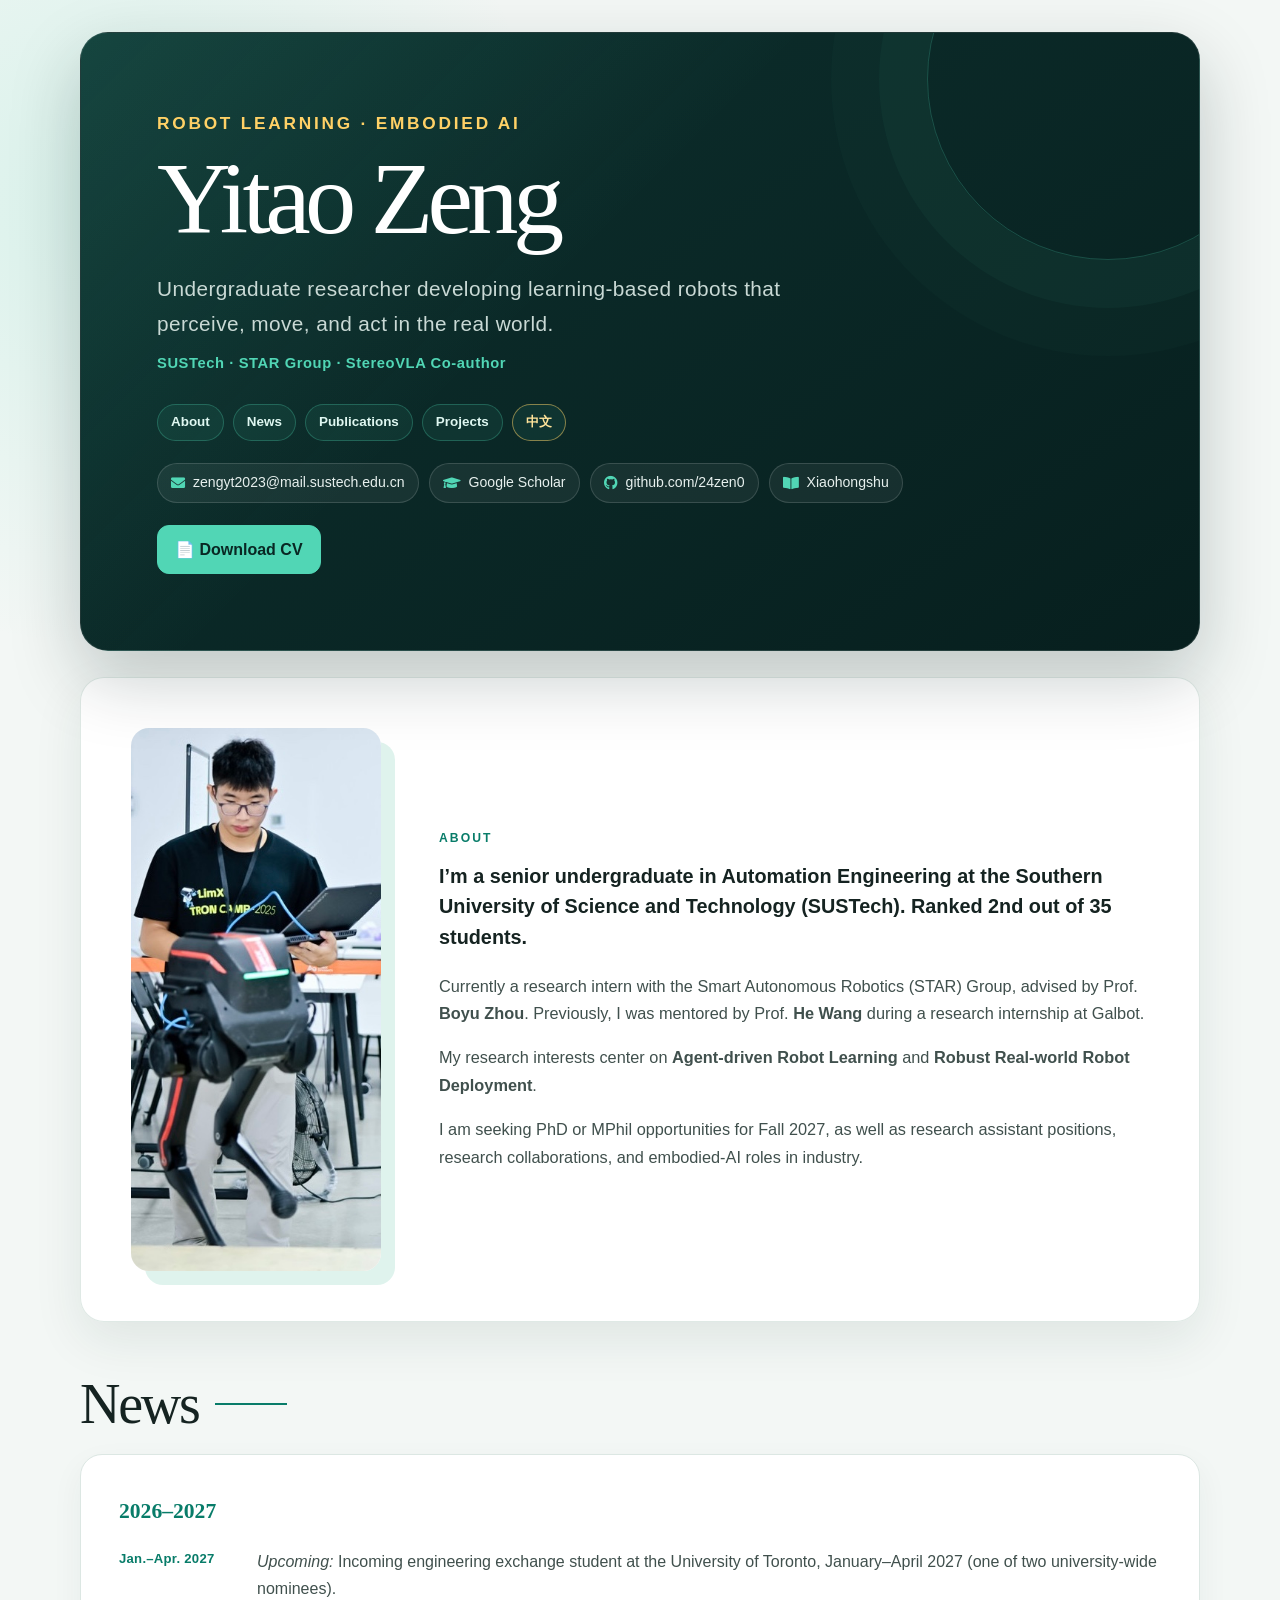
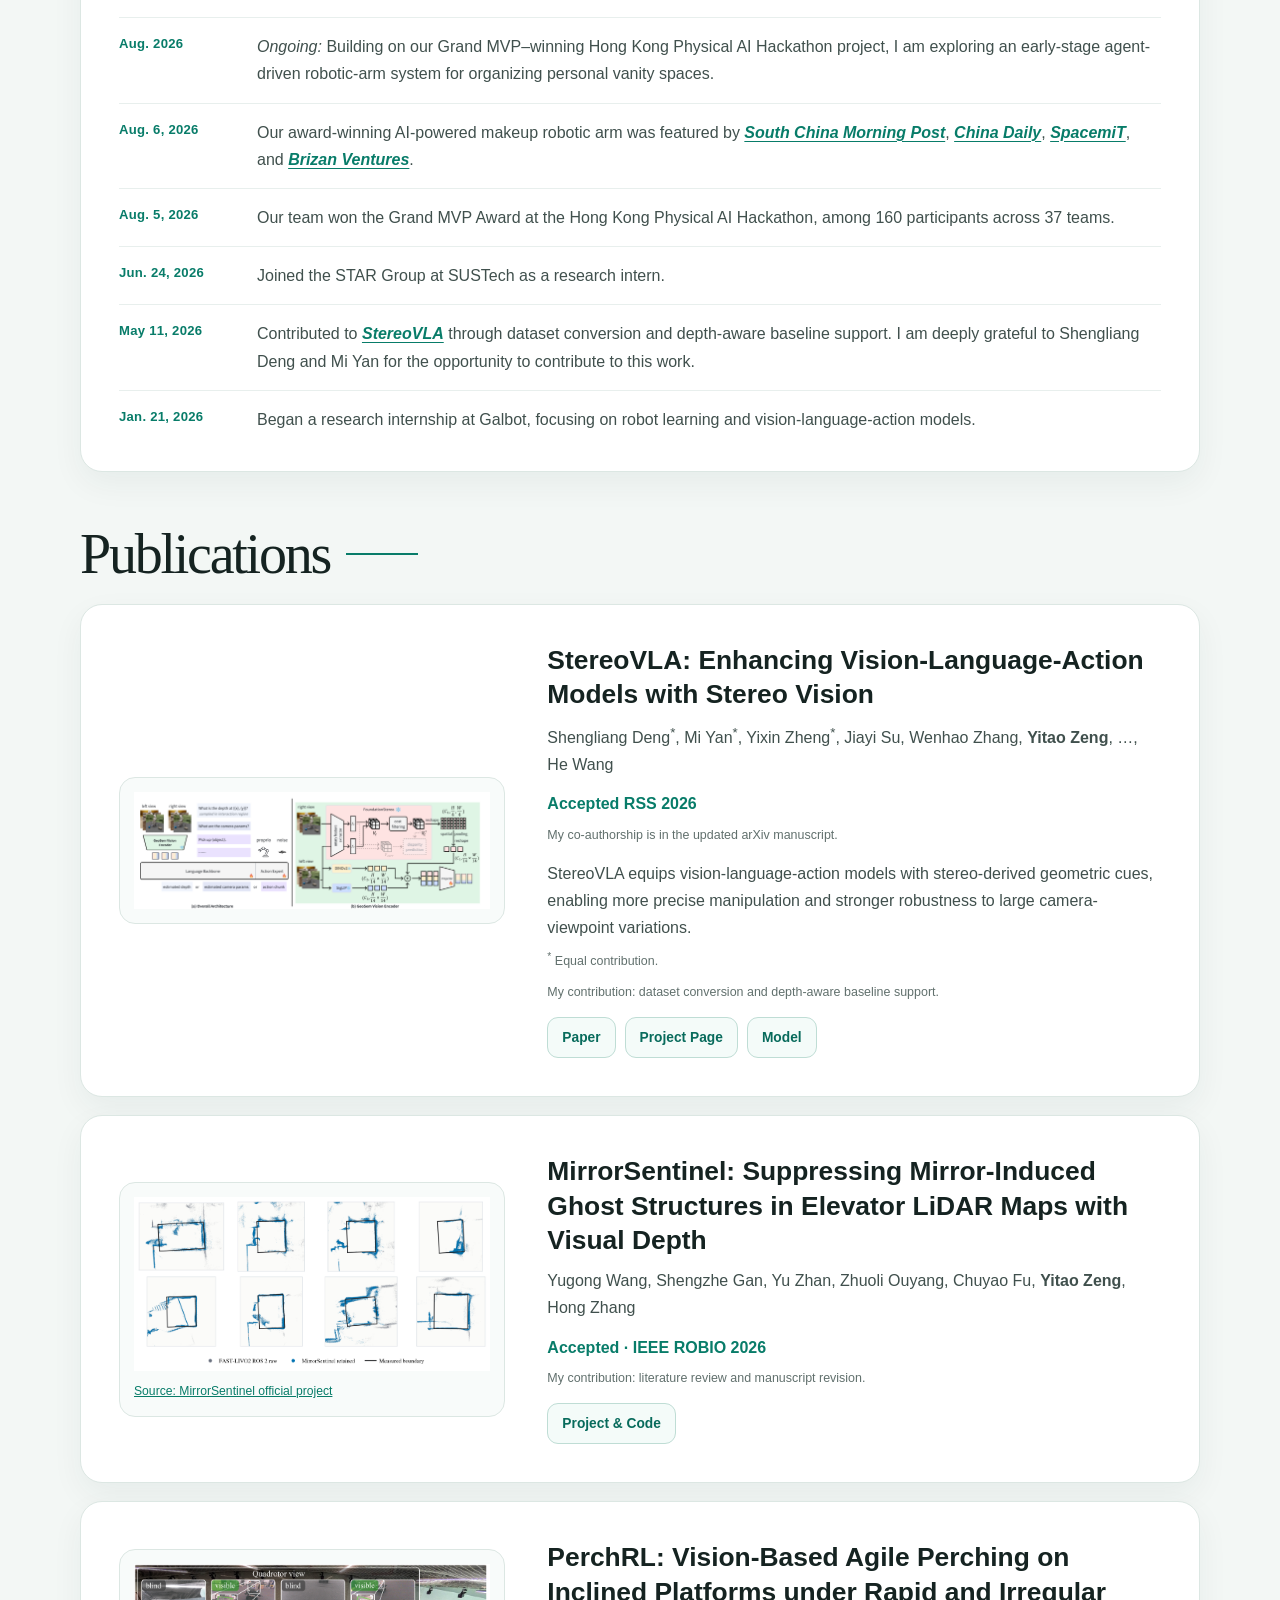
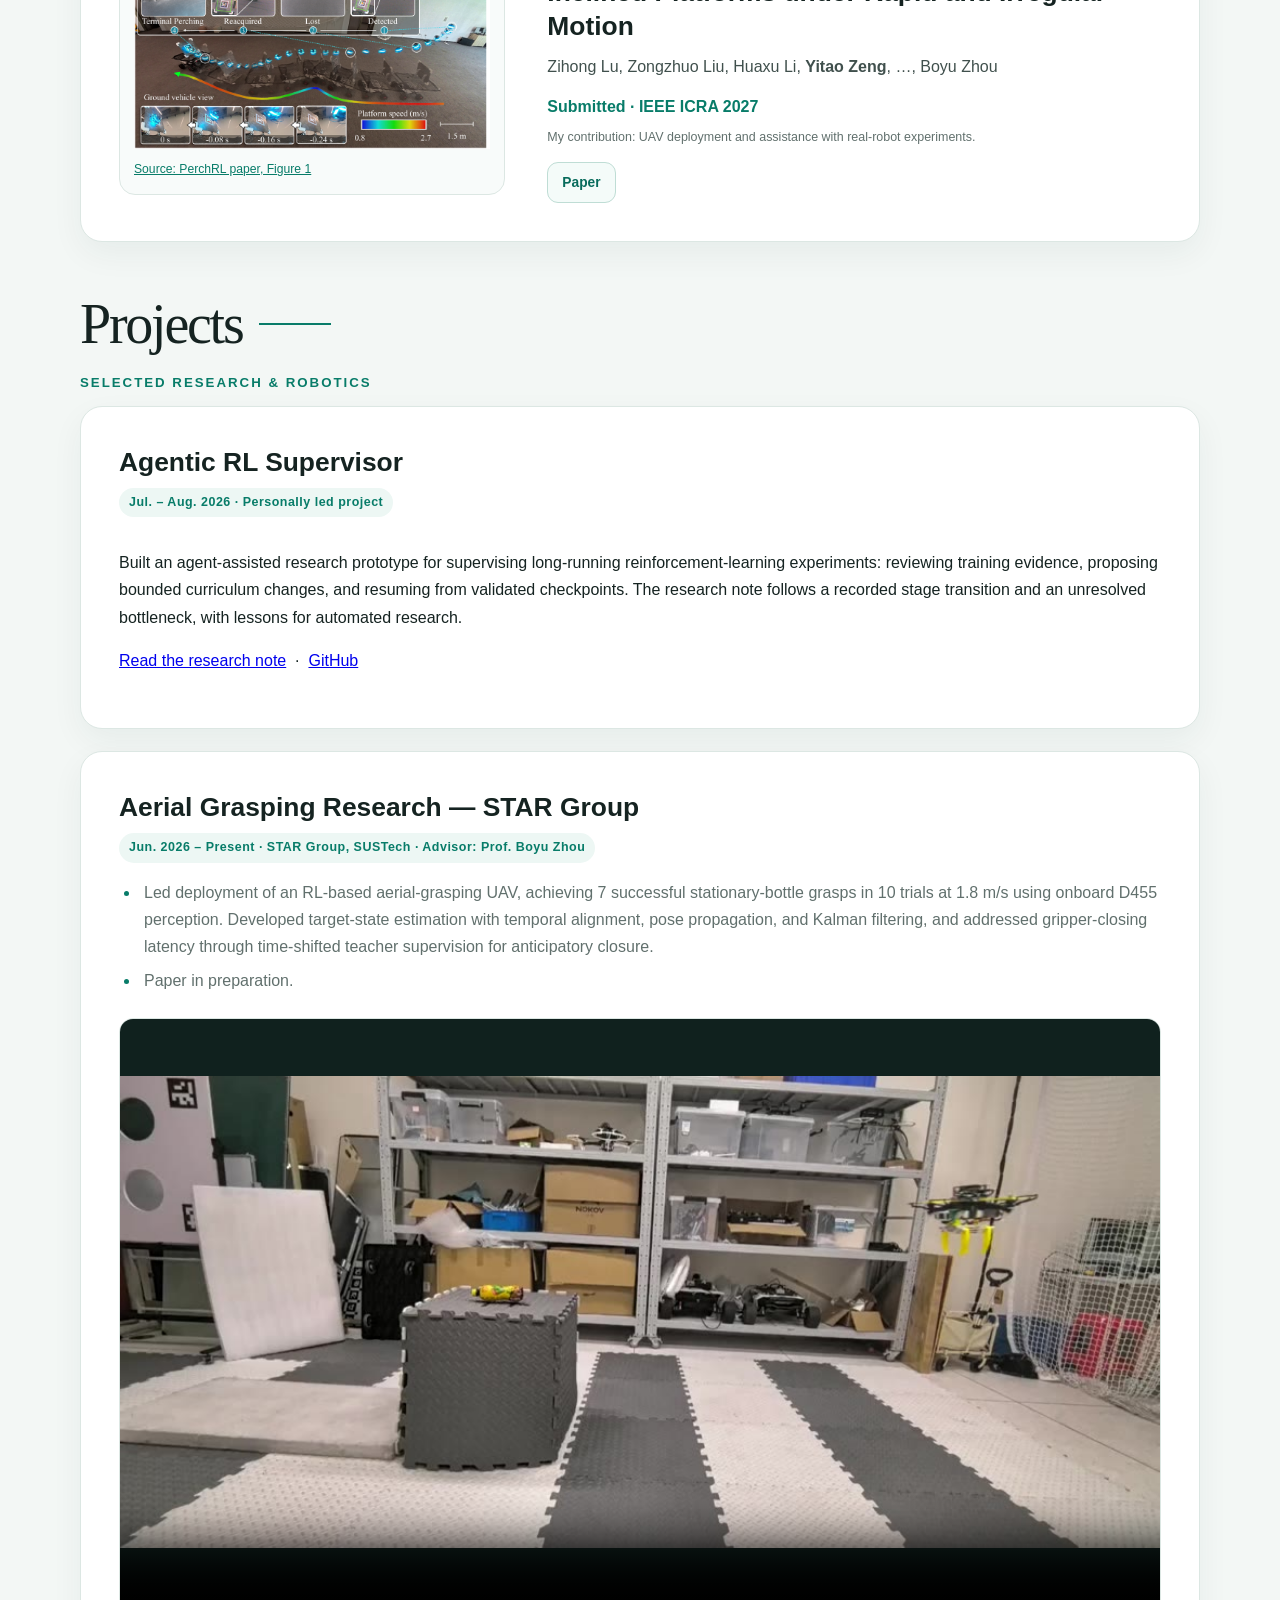
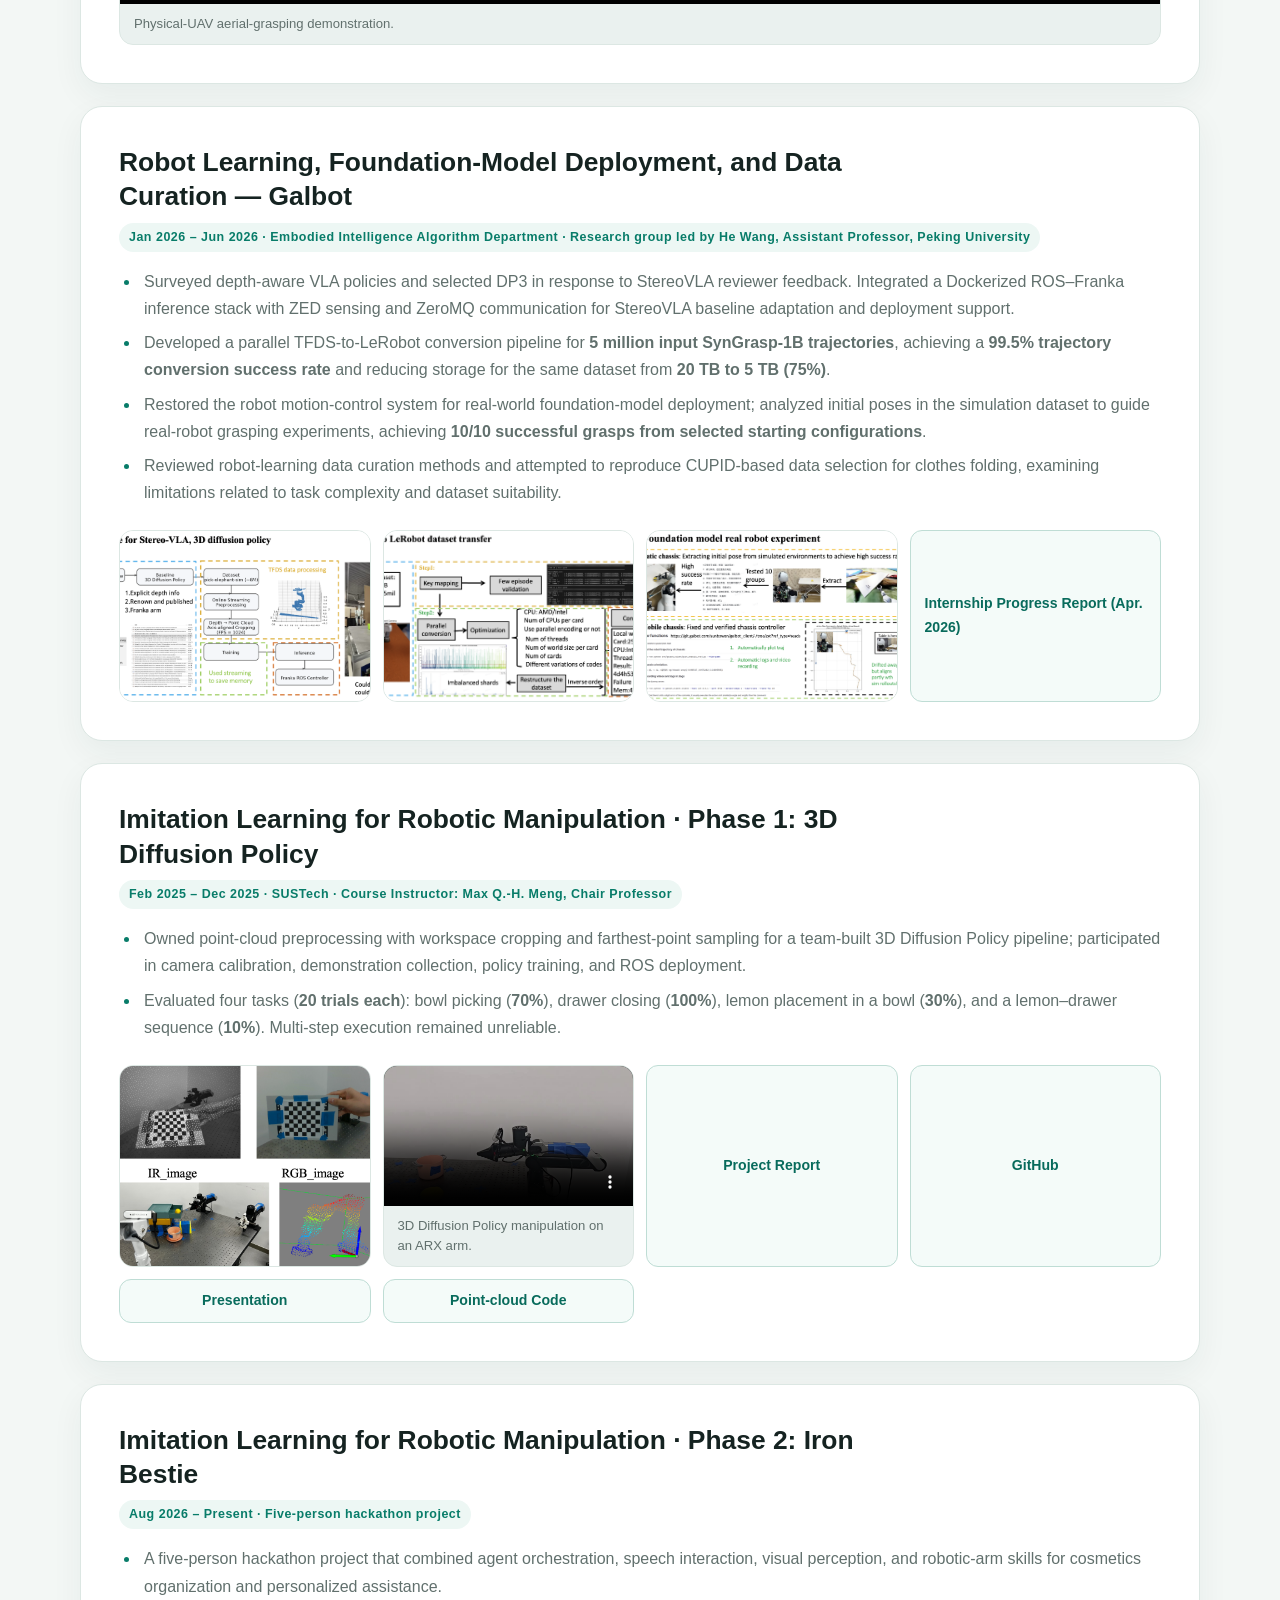
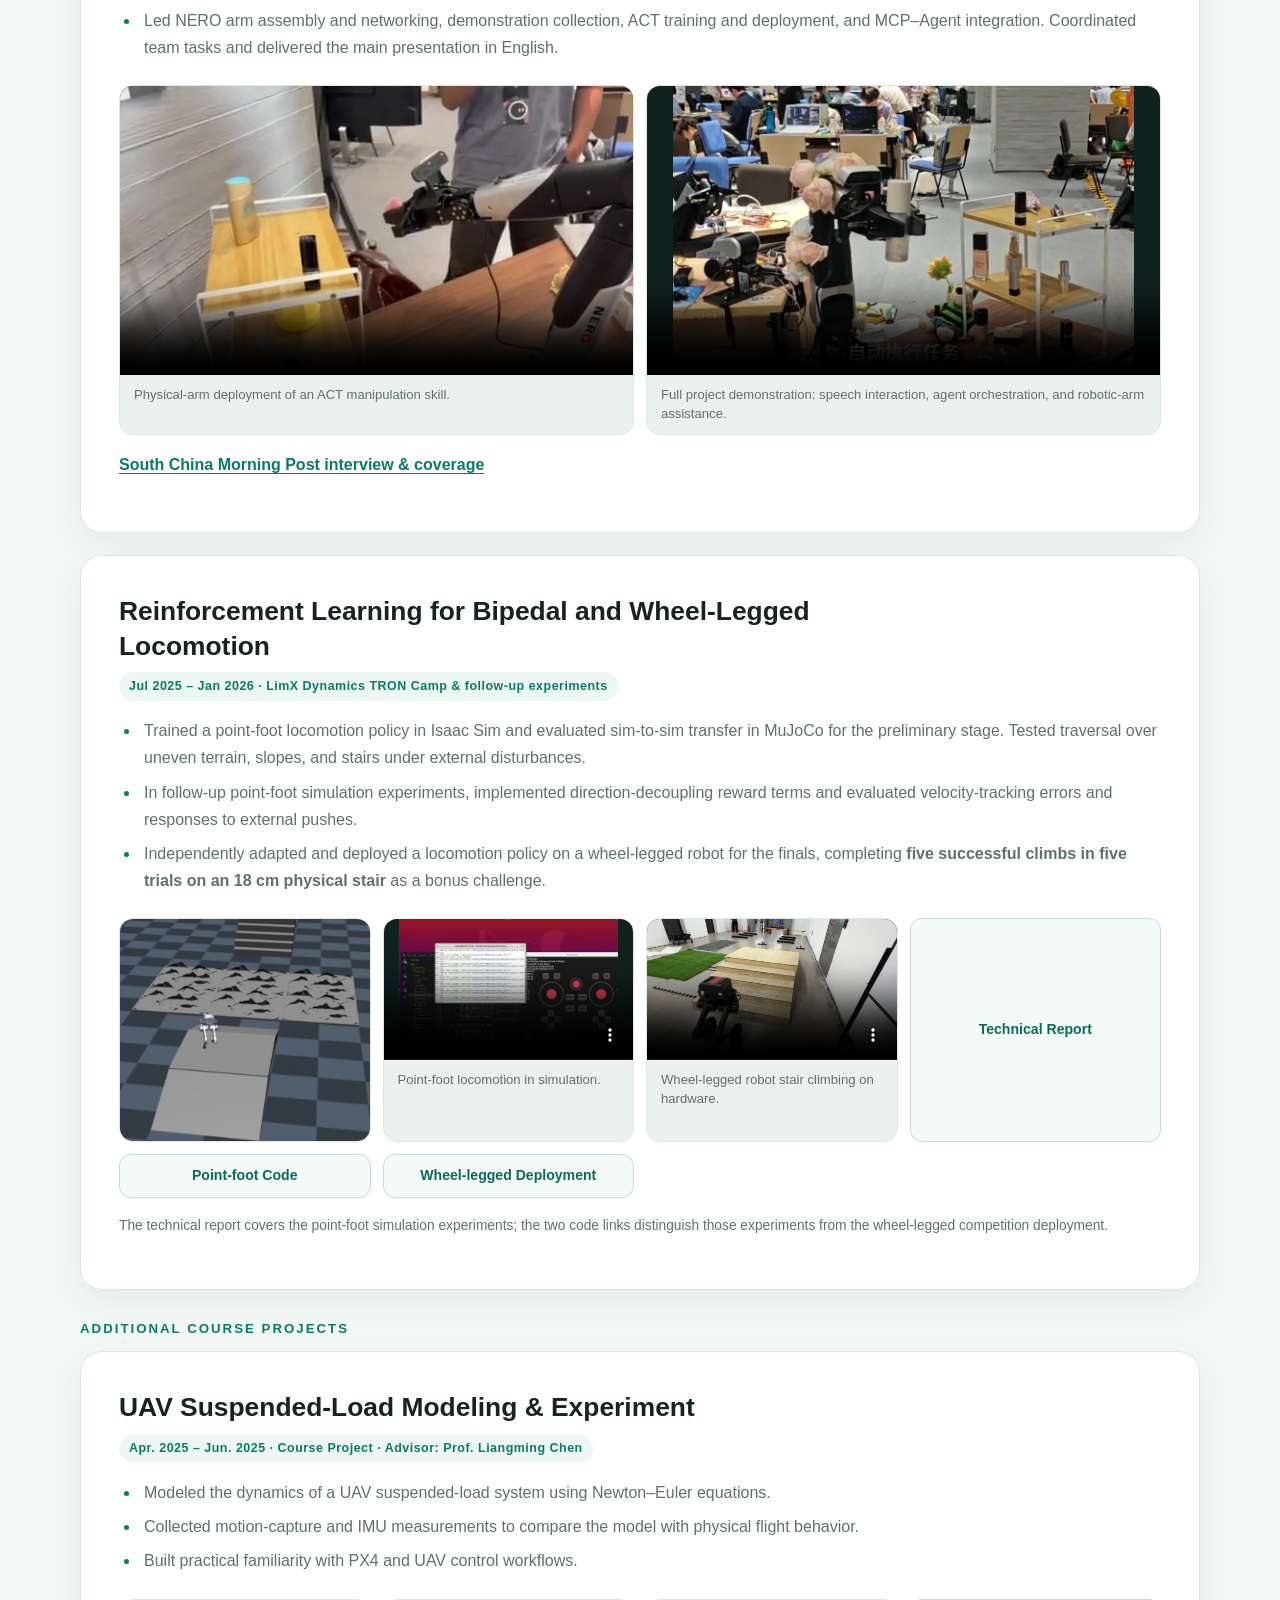
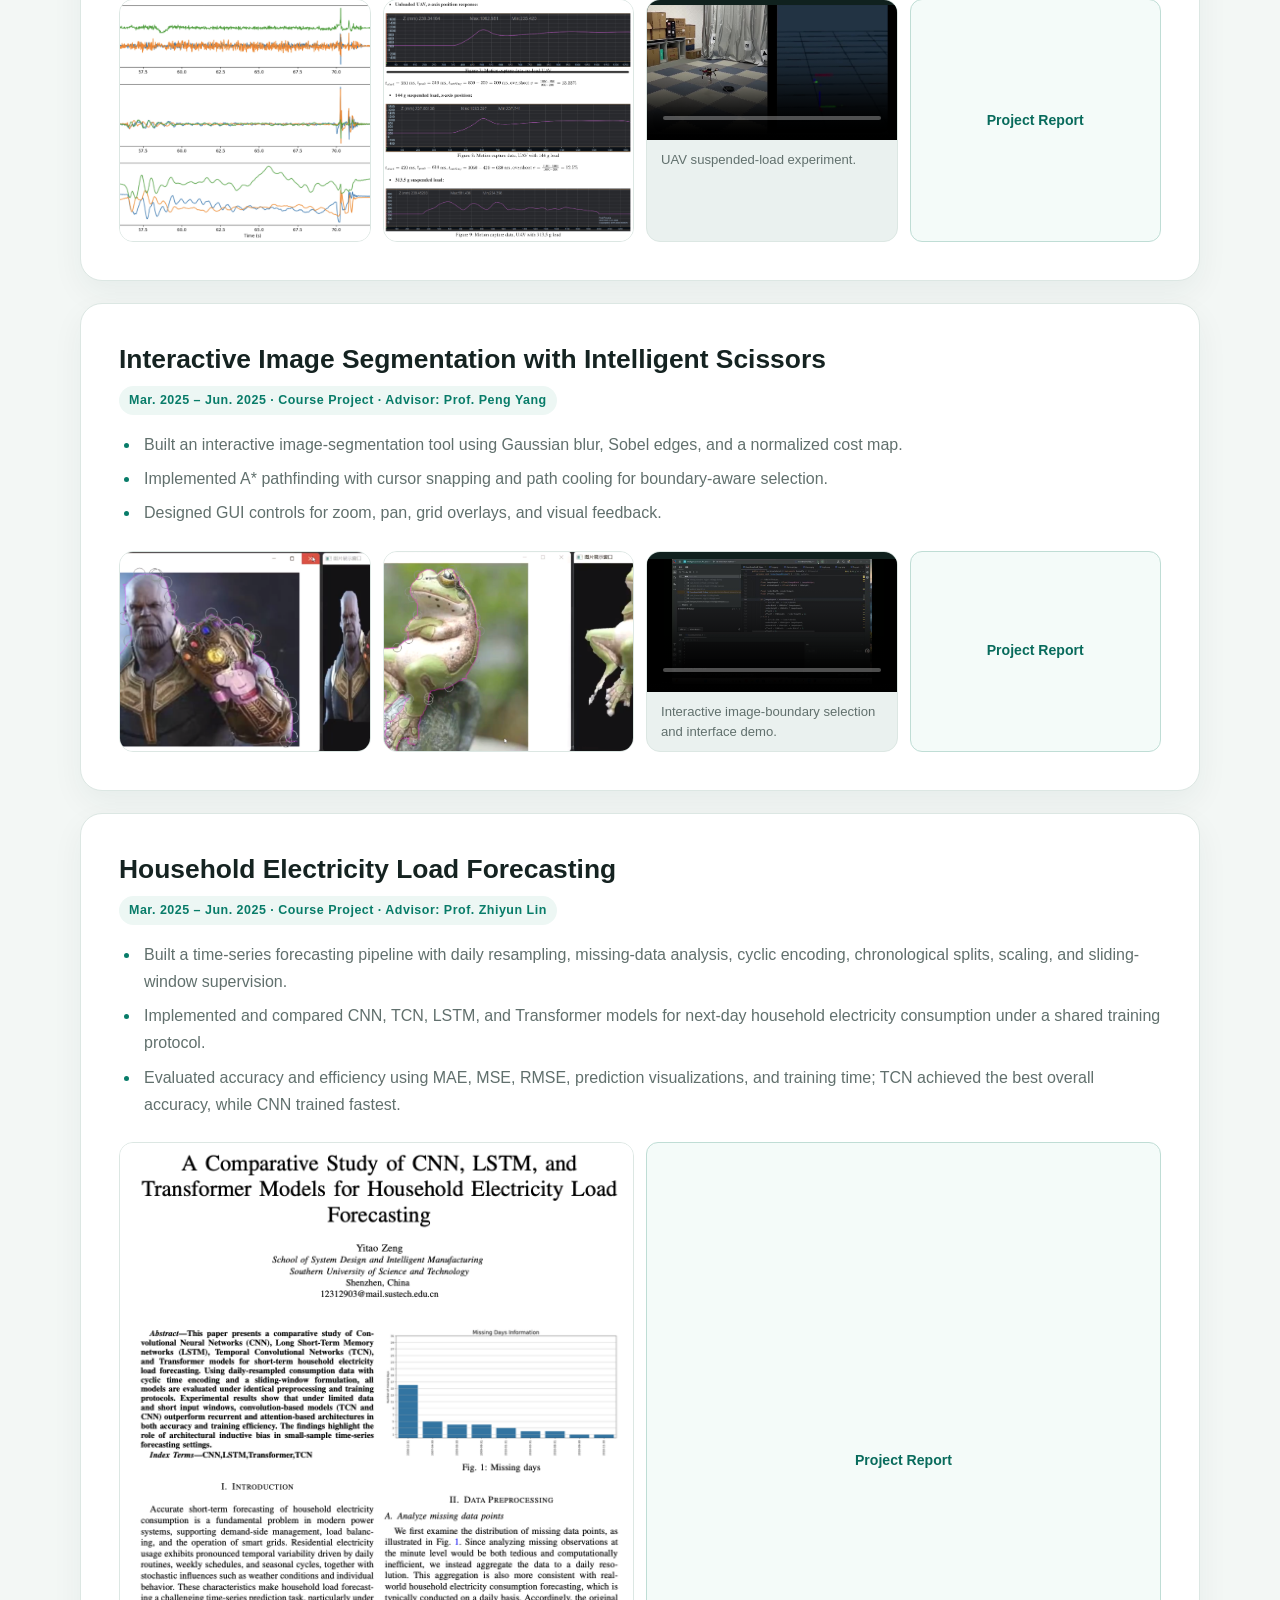
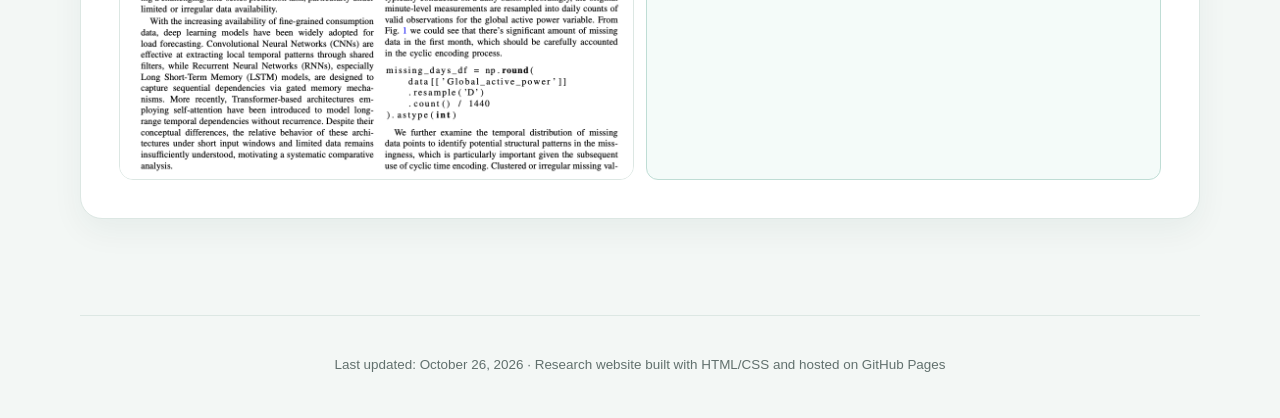
<file: index.html>
<!DOCTYPE html>
<html lang="en">
<head>
    <meta charset="UTF-8">
    <meta name="viewport" content="width=device-width, initial-scale=1.0">
    <meta name="description" content="Yitao Zeng's research portfolio in robot learning, embodied AI, and real-world robotic systems.">
    <link rel="icon" type="image/svg+xml" href="favicon.svg">
    <title>Yitao Zeng | Robot Learning &amp; Embodied AI</title>
    <style>
        :root {
            --ink: #152321;
            --muted: #61706d;
            --surface: #ffffff;
            --canvas: #f3f7f5;
            --line: #dce7e3;
            --accent: #51d6b5;
            --accent-dark: #087c69;
            --hero: #0d302e;
            --hero-deep: #071f1e;
            --shadow: 0 18px 50px rgba(23, 55, 49, 0.09);
        }

        * {
            box-sizing: border-box;
        }

        html {
            scroll-behavior: smooth;
        }

        body {
            margin: 0;
            padding: 32px 22px 0;
            background:
                radial-gradient(circle at 8% 2%, rgba(81, 214, 181, 0.16), transparent 28rem),
                var(--canvas);
            color: var(--ink);
            font-family: Inter, ui-sans-serif, -apple-system, BlinkMacSystemFont, "Segoe UI", sans-serif;
            font-size: 16px;
            line-height: 1.7;
        }

        header,
        main,
        footer {
            width: min(1120px, 100%);
            margin-right: auto;
            margin-left: auto;
        }

        header {
            position: relative;
            isolation: isolate;
            overflow: hidden;
            padding: clamp(42px, 7vw, 76px);
            border: 1px solid rgba(255, 255, 255, 0.1);
            border-radius: 28px;
            background:
                linear-gradient(135deg, rgba(81, 214, 181, 0.13), transparent 42%),
                linear-gradient(145deg, var(--hero), var(--hero-deep));
            box-shadow: 0 28px 70px rgba(7, 31, 30, 0.22);
            color: #fff;
        }

        header::after {
            position: absolute;
            z-index: -1;
            top: -135px;
            right: -90px;
            width: 360px;
            height: 360px;
            border: 1px solid rgba(81, 214, 181, 0.24);
            border-radius: 50%;
            box-shadow:
                0 0 0 48px rgba(81, 214, 181, 0.04),
                0 0 0 96px rgba(81, 214, 181, 0.025);
            content: "";
        }

        .eyebrow {
            margin: 0 0 12px;
            color: #ffd166;
            font-size: clamp(0.92rem, 1.6vw, 1.08rem);
            font-weight: 800;
            letter-spacing: 0.16em;
            text-transform: uppercase;
        }

        h1 {
            max-width: 760px;
            margin: 0;
            font-family: Georgia, "Times New Roman", serif;
            font-size: clamp(3.2rem, 8vw, 6.4rem);
            font-weight: 500;
            letter-spacing: -0.055em;
            line-height: 0.96;
        }

        .role {
            max-width: 680px;
            margin: 22px 0 10px;
            color: #c9d9d5;
            font-size: clamp(1.05rem, 2vw, 1.3rem);
            letter-spacing: 0.02em;
        }

        .affiliation {
            margin: 0 0 28px;
            color: var(--accent);
            font-size: 0.92rem;
            font-weight: 700;
            letter-spacing: 0.04em;
        }

        .site-nav {
            display: flex;
            flex-wrap: wrap;
            gap: 9px;
            margin: 0 0 22px;
        }

        .site-nav a {
            display: inline-flex;
            align-items: center;
            min-height: 36px;
            padding: 6px 13px;
            border: 1px solid rgba(81, 214, 181, 0.28);
            border-radius: 999px;
            background: rgba(81, 214, 181, 0.08);
            color: #dff7f1;
            font-size: 0.84rem;
            font-weight: 700;
            text-decoration: none;
            transition: border-color 180ms ease, background 180ms ease, transform 180ms ease;
        }

        .site-nav a:hover {
            border-color: rgba(81, 214, 181, 0.65);
            background: rgba(81, 214, 181, 0.16);
            transform: translateY(-2px);
        }

        .site-nav .language-link {
            border-color: rgba(255, 209, 102, 0.5);
            color: #ffe39a;
        }

        .contact-info {
            display: flex;
            flex-wrap: wrap;
            gap: 10px;
            margin-bottom: 22px;
        }

        .contact-item {
            display: inline-flex;
            align-items: center;
            gap: 8px;
            min-height: 38px;
            padding: 7px 13px;
            border: 1px solid rgba(255, 255, 255, 0.14);
            border-radius: 999px;
            background: rgba(255, 255, 255, 0.06);
            color: #e7f0ee;
            font-size: 0.88rem;
            text-decoration: none;
            transition: border-color 180ms ease, background 180ms ease, transform 180ms ease;
        }

        .contact-item i {
            color: var(--accent);
        }

        .contact-item:hover {
            border-color: rgba(81, 214, 181, 0.55);
            background: rgba(81, 214, 181, 0.1);
            transform: translateY(-2px);
        }

        main {
            padding: 26px 0 70px;
        }

        section {
            margin-bottom: 26px;
        }

        section[id] {
            scroll-margin-top: 20px;
        }

        .intro {
            display: grid;
            grid-template-columns: 250px minmax(0, 1fr);
            align-items: center;
            gap: clamp(28px, 5vw, 58px);
            padding: clamp(26px, 5vw, 50px);
            border: 1px solid rgba(220, 231, 227, 0.9);
            border-radius: 24px;
            background: rgba(255, 255, 255, 0.94);
            box-shadow: var(--shadow);
        }

        .intro-photo {
            width: 100%;
            height: auto;
            display: block;
            border-radius: 18px;
            box-shadow: 14px 14px 0 #dff3ed;
        }

        .intro-text::before {
            display: block;
            margin-bottom: 12px;
            color: var(--accent-dark);
            content: "ABOUT";
            font-size: 0.76rem;
            font-weight: 800;
            letter-spacing: 0.17em;
        }

        .intro p {
            margin: 0 0 1em;
            color: #40504d;
            font-size: 1.02rem;
        }

        .intro p:first-child {
            color: var(--ink);
            font-size: clamp(1.08rem, 2vw, 1.24rem);
            font-weight: 600;
            line-height: 1.55;
        }

        .intro p:last-child {
            margin-bottom: 0;
        }

        #news,
        #publications,
        #projects {
            padding-top: 28px;
        }

        .news-card {
            padding: clamp(24px, 4vw, 38px);
            border: 1px solid var(--line);
            border-radius: 22px;
            background: var(--surface);
            box-shadow: 0 12px 32px rgba(23, 55, 49, 0.055);
        }

        .news-year {
            margin: 0 0 12px;
            color: var(--accent-dark);
            font-family: Georgia, "Times New Roman", serif;
            font-size: 1.35rem;
            font-weight: 600;
        }

        .news-list {
            margin: 0;
            padding: 0;
            list-style: none;
        }

        .news-list li {
            display: grid;
            grid-template-columns: 118px minmax(0, 1fr);
            gap: 20px;
            margin: 0;
            padding: 15px 0;
            border-bottom: 1px solid #e8efed;
            color: #40504d;
        }

        .news-list li:first-child {
            padding-top: 6px;
        }

        .news-list li:last-child {
            padding-bottom: 0;
            border-bottom: 0;
        }

        .news-date {
            color: var(--accent-dark);
            font-size: 0.82rem;
            font-weight: 800;
            letter-spacing: 0.02em;
        }

        .inline-link {
            color: var(--accent-dark);
            font-weight: 750;
            text-decoration-thickness: 1px;
            text-underline-offset: 3px;
        }

        .publication-item {
            display: grid;
            grid-template-columns: minmax(280px, 0.85fr) minmax(0, 1.35fr);
            gap: clamp(24px, 4vw, 42px);
            align-items: center;
            padding: clamp(24px, 4vw, 38px);
            border: 1px solid var(--line);
            border-radius: 22px;
            background: var(--surface);
            box-shadow: 0 12px 32px rgba(23, 55, 49, 0.055);
            transition: border-color 180ms ease, box-shadow 180ms ease, transform 180ms ease;
        }

        .publication-item:hover {
            border-color: #bddbd3;
            box-shadow: var(--shadow);
            transform: translateY(-3px);
        }

        .publication-figure {
            margin: 0;
            padding: 14px;
            overflow: hidden;
            border: 1px solid var(--line);
            border-radius: 16px;
            background: #f8fbfa;
        }

        .publication-figure img {
            width: 100%;
            height: auto;
            display: block;
        }

        .publication-title {
            margin-bottom: 10px;
        }

        .publication-authors,
        .publication-summary {
            margin: 0 0 12px;
            color: #40504d;
        }

        .publication-author-self {
            color: var(--ink);
            font-weight: 800;
        }

        .publication-venue {
            margin: 0 0 12px;
            color: var(--accent-dark);
            font-weight: 800;
        }

        .publication-note {
            margin: -5px 0 14px;
            color: var(--muted);
            font-size: 0.78rem;
        }

        .publication-links {
            display: flex;
            flex-wrap: wrap;
            gap: 9px;
        }

        .publication-links a {
            display: inline-flex;
            align-items: center;
            min-height: 40px;
            padding: 8px 14px;
            border: 1px solid #bfddd5;
            border-radius: 11px;
            background: #f4fbf9;
            color: #086b5c;
            font-size: 0.86rem;
            font-weight: 750;
            text-decoration: none;
            transition: background 180ms ease, color 180ms ease, transform 180ms ease;
        }

        .publication-links a:hover {
            background: var(--accent-dark);
            color: #fff;
            transform: translateY(-2px);
        }

        h2 {
            display: flex;
            align-items: center;
            gap: 16px;
            margin: 0 0 22px;
            color: var(--ink);
            font-family: Georgia, "Times New Roman", serif;
            font-size: clamp(2.25rem, 5vw, 3.5rem);
            font-weight: 500;
            letter-spacing: -0.04em;
            line-height: 1;
        }

        h2::after {
            width: 72px;
            height: 2px;
            background: var(--accent-dark);
            content: "";
        }

        h3,
        .project-item h4 {
            max-width: 780px;
            margin: 0 0 8px;
            color: var(--ink);
            font-size: clamp(1.25rem, 2.5vw, 1.65rem);
            line-height: 1.3;
        }

        .project-group-title {
            margin: 30px 0 14px;
            color: var(--accent-dark);
            font-size: 0.83rem;
            font-weight: 850;
            letter-spacing: 0.15em;
            text-transform: uppercase;
        }

        #projects > .project-group-title:first-of-type {
            margin-top: 0;
        }

        .project-item {
            position: relative;
            margin-bottom: 22px;
            padding: clamp(24px, 4vw, 38px);
            overflow: hidden;
            border: 1px solid var(--line);
            border-radius: 22px;
            background: var(--surface);
            box-shadow: 0 12px 32px rgba(23, 55, 49, 0.055);
            transition: border-color 180ms ease, box-shadow 180ms ease, transform 180ms ease;
        }

        .project-item::before {
            position: absolute;
            top: 0;
            left: 0;
            width: 5px;
            height: 100%;
            background: linear-gradient(var(--accent), var(--accent-dark));
            content: "";
            opacity: 0;
            transition: opacity 180ms ease;
        }

        .project-item:hover {
            border-color: #bddbd3;
            box-shadow: var(--shadow);
            transform: translateY(-3px);
        }

        .project-item:hover::before {
            opacity: 1;
        }

        .date {
            display: inline-flex;
            align-items: center;
            margin: 0 0 16px;
            padding: 4px 10px;
            border-radius: 999px;
            background: #edf7f4;
            color: var(--accent-dark);
            font-size: 0.78rem;
            font-style: normal;
            font-weight: 700;
            letter-spacing: 0.04em;
        }

        ul {
            margin: 0;
            padding-left: 21px;
            color: var(--muted);
        }

        li {
            margin-bottom: 7px;
            padding-left: 4px;
        }

        li::marker {
            color: var(--accent-dark);
        }

        .project-gallery {
            display: grid;
            grid-template-columns: repeat(auto-fit, minmax(220px, 1fr));
            gap: 12px;
            margin-top: 24px;
        }

        .project-media {
            overflow: hidden;
            min-height: 170px;
            border: 1px solid var(--line);
            border-radius: 14px;
            background: #eaf1ef;
        }

        .project-media img,
        .project-media video {
            width: 100%;
            height: 100%;
            min-height: 170px;
            display: block;
            object-fit: cover;
            transition: transform 300ms ease;
        }

        .project-media:hover img {
            transform: scale(1.025);
        }

        .project-gallery > a {
            display: inline-flex;
            align-items: center;
            justify-content: center;
            min-height: 42px;
            padding: 9px 14px;
            border: 1px solid #bfddd5;
            border-radius: 12px;
            background: #f4fbf9;
            color: #086b5c;
            font-size: 0.88rem;
            font-weight: 750;
            text-decoration: none;
            transition: background 180ms ease, color 180ms ease, transform 180ms ease;
        }

        .project-gallery > a:hover {
            background: var(--accent-dark);
            color: #fff;
            transform: translateY(-2px);
        }

        .download-btn {
            display: inline-flex;
            align-items: center;
            min-height: 46px;
            padding: 10px 17px;
            border: 1px solid var(--accent);
            border-radius: 12px;
            background: var(--accent);
            color: #092723;
            font-weight: 800;
            text-decoration: none;
            transition: background 180ms ease, box-shadow 180ms ease, transform 180ms ease;
        }

        .download-btn:hover {
            background: #75e2c7;
            box-shadow: 0 10px 24px rgba(81, 214, 181, 0.2);
            transform: translateY(-2px);
        }

        footer {
            padding: 24px 0 28px;
            border-top: 1px solid var(--line);
            color: var(--muted);
            font-size: 0.84rem;
            text-align: center;
        }

        footer a {
            color: var(--accent-dark);
            font-weight: 700;
            text-underline-offset: 3px;
        }

        a:focus-visible {
            outline: 3px solid rgba(81, 214, 181, 0.5);
            outline-offset: 3px;
        }

        @media (max-width: 720px) {
            body {
                padding: 14px 14px 0;
            }

            header {
                padding: 38px 24px;
                border-radius: 20px;
            }

            header::after {
                right: -210px;
            }

            .contact-info {
                align-items: stretch;
                flex-direction: column;
            }

            .site-nav {
                gap: 7px;
            }

            .contact-item {
                width: fit-content;
            }

            .intro {
                grid-template-columns: 1fr;
                padding: 24px;
                border-radius: 18px;
            }

            .intro-photo {
                width: min(230px, 100%);
                margin: 0 auto;
                box-shadow: 10px 10px 0 #dff3ed;
            }

            #news,
            #publications,
            #projects {
                padding-top: 16px;
            }

            .news-card,
            .publication-item {
                border-radius: 18px;
            }

            .news-list li {
                grid-template-columns: 1fr;
                gap: 3px;
            }

            .publication-item {
                grid-template-columns: 1fr;
            }

            .project-item {
                border-radius: 18px;
            }

            .project-gallery {
                grid-template-columns: 1fr;
            }
        }

        @media (prefers-reduced-motion: reduce) {
            html {
                scroll-behavior: auto;
            }

            *,
            *::before,
            *::after {
                transition: none !important;
            }
        }


        /* CV companion: prioritize contributions, results, and supporting artifacts. */
        .publication-item { margin-bottom: 18px; }
        .publication-text { grid-template-columns: minmax(0, 1fr); }
        :focus-visible { outline: 3px solid #087c69; outline-offset: 4px; }
        header :focus-visible { outline-color: #ffd166; }
        .project-item .publication-note { margin-top: 16px; font-size: .86rem; }
        .publication-figure figcaption { margin-top: 10px; font-size: .76rem; color: var(--muted); }
        .publication-figure figcaption a { color: var(--accent-dark); }

        .video-panel { margin: 0; min-height: 0; }
        .video-panel video { height: auto; min-height: 0; aspect-ratio: 16 / 9; object-fit: contain; background: #10211e; }
        .video-panel figcaption { padding: 10px 14px; font-size: .82rem; line-height: 1.5; color: var(--muted); }
    </style>
    <link rel="stylesheet" href="https://cdnjs.cloudflare.com/ajax/libs/font-awesome/5.15.3/css/all.min.css">
</head>
<body>
    <header>
        <p class="eyebrow">Robot Learning · Embodied AI</p>
        <h1>Yitao Zeng</h1>
        <p class="role">Undergraduate researcher developing learning-based robots that perceive, move, and act in the real world.</p>
        <p class="affiliation">SUSTech · STAR Group · StereoVLA Co-author</p>
        <nav class="site-nav" aria-label="Primary navigation">
            <a href="#about">About</a>
            <a href="#news">News</a>
            <a href="#publications">Publications</a>
            <a href="#projects">Projects</a>
            <a class="language-link" href="zh.html" lang="zh-CN">中文</a>
        </nav>
        <div class="contact-info">
            <a class="contact-item" href="mailto:zengyt2023@mail.sustech.edu.cn">
                <i class="fas fa-envelope"></i>
                <span>zengyt2023@mail.sustech.edu.cn</span>
            </a>
            <a class="contact-item" href="https://scholar.google.com/citations?user=TnoAecQAAAAJ&amp;hl=en" target="_blank" rel="noopener noreferrer">
                <i class="fas fa-graduation-cap"></i>
                <span>Google Scholar</span>
            </a>
            <a class="contact-item" href="https://github.com/24zen0" target="_blank" rel="noopener noreferrer">
                <i class="fab fa-github"></i>
                <span>github.com/24zen0</span>
            </a>
            <a class="contact-item" href="https://xhslink.com/m/1UzuD9o4x6Y" target="_blank" rel="noopener noreferrer">
                <i class="fas fa-book-open"></i>
                <span>Xiaohongshu</span>
            </a>
        </div>
        <a href="files/Yitao_Zeng_CV.pdf" download class="download-btn">📄 Download CV</a>
    </header>

    <main>
<section class="intro" id="about">
        <img class="intro-photo" src="images/个人照片.jpg" alt="Yitao Zeng operating a quadruped robot during a robotics competition">
        <div class="intro-text">
            <p>I’m a senior undergraduate in Automation Engineering at the Southern University of Science and Technology (SUSTech). Ranked 2nd out of 35 students.</p>
            <p>Currently a research intern with the Smart Autonomous Robotics (STAR) Group, advised by Prof. <strong>Boyu Zhou</strong>. Previously, I was mentored by Prof. <strong>He Wang</strong> during a research internship at Galbot.</p>
            <p>My research interests center on <strong>Agent-driven Robot Learning</strong> and <strong>Robust Real-world Robot Deployment</strong>.</p>
            <p>I am seeking PhD or MPhil opportunities for Fall 2027, as well as research assistant positions, research collaborations, and embodied-AI roles in industry.</p>
        </div>
    </section>
<section id="news">
        <h2>News</h2>
        <div class="news-card">
            <p class="news-year">2026–2027</p>
            <ul class="news-list">
                <li>
                    <time class="news-date" datetime="2027-01">Jan.–Apr. 2027</time>
                    <span><em>Upcoming:</em> Incoming engineering exchange student at the University of Toronto, January–April 2027 (one of two university-wide nominees).</span>
                </li>
                <li>
                    <time class="news-date" datetime="2026-08">Aug. 2026</time>
                    <span><em>Ongoing:</em> Building on our Grand MVP–winning Hong Kong Physical AI Hackathon project, I am exploring an early-stage agent-driven robotic-arm system for organizing personal vanity spaces.</span>
                </li>
                <li>
                    <time class="news-date" datetime="2026-08-06">Aug. 6, 2026</time>
                    <span>Our award-winning AI-powered makeup robotic arm was featured by <a class="inline-link" href="https://www.scmp.com/tech/tech-trends/article/3363197/coded-glamour-and-glory-ai-make-arm-steals-show-hong-kong-hackathon" target="_blank" rel="noopener noreferrer"><em>South China Morning Post</em></a>, <a class="inline-link" href="https://www.chinadailyhk.com/hk/article/637715" target="_blank" rel="noopener noreferrer"><em>China Daily</em></a>, <a class="inline-link" href="https://mp.weixin.qq.com/s/1z5Rmu66m2_PhwDqf69Y_g" target="_blank" rel="noopener noreferrer"><em>SpacemiT</em></a>, and <a class="inline-link" href="https://mp.weixin.qq.com/s/W8Yn3zU6GArd_kPdnLJZuA" target="_blank" rel="noopener noreferrer"><em>Brizan Ventures</em></a>.</span>
                </li>
                <li>
                    <time class="news-date" datetime="2026-08-05">Aug. 5, 2026</time>
                    <span>Our team won the Grand MVP Award at the Hong Kong Physical AI Hackathon, among 160 participants across 37 teams.</span>
                </li>
                <li>
                    <time class="news-date" datetime="2026-06-24">Jun. 24, 2026</time>
                    <span>Joined the STAR Group at SUSTech as a research intern.</span>
                </li>
                <li>
                    <time class="news-date" datetime="2026-05-11">May 11, 2026</time>
                    <span>Contributed to <a class="inline-link" href="#publications"><em>StereoVLA</em></a> through dataset conversion and depth-aware baseline support. I am deeply grateful to Shengliang Deng and Mi Yan for the opportunity to contribute to this work.</span>
                </li>
                <li>
                    <time class="news-date" datetime="2026-01-21">Jan. 21, 2026</time>
                    <span>Began a research internship at Galbot, focusing on robot learning and vision-language-action models.</span>
                </li>
            </ul>
        </div>
    </section>

<section id="publications">
        <h2>Publications</h2>
        <article class="publication-item">
            <figure class="publication-figure">
                <img src="images/stereovla-architecture.png" width="718" height="237" alt="StereoVLA architecture combining stereo image inputs with geometric and semantic vision features for robot action prediction">
            </figure>
            <div class="publication-content">
                <h3 class="publication-title">StereoVLA: Enhancing Vision-Language-Action Models with Stereo Vision</h3>
                <p class="publication-authors">Shengliang Deng<sup>*</sup>, Mi Yan<sup>*</sup>, Yixin Zheng<sup>*</sup>, Jiayi Su, Wenhao Zhang, <strong>Yitao Zeng</strong>, …, He Wang</p>
                <p class="publication-venue">Accepted RSS 2026</p>
                <p class="publication-note">My co-authorship is in the updated arXiv manuscript.</p>
                <p class="publication-summary">StereoVLA equips vision-language-action models with stereo-derived geometric cues, enabling more precise manipulation and stronger robustness to large camera-viewpoint variations.</p>
                <p class="publication-note"><sup>*</sup> Equal contribution.</p>
                <p class="publication-note">My contribution: dataset conversion and depth-aware baseline support.</p><div class="publication-links" aria-label="StereoVLA resources">
                    <a href="https://arxiv.org/abs/2512.21970" target="_blank" rel="noopener noreferrer">Paper</a>
                    <a href="https://shengliangd.github.io/StereoVLA-Webpage/" target="_blank" rel="noopener noreferrer">Project Page</a>
                    <a href="https://huggingface.co/shengliangd/StereoVLA" target="_blank" rel="noopener noreferrer">Model</a>
                </div>
            </div>
        </article>
<article class="publication-item" id="mirrorsentinel"><figure class="publication-figure"><a href="https://github.com/KvnWong216/MirrorSentinel" target="_blank" rel="noopener noreferrer"><img src="images/mirrorsentinel-maps.png" width="1831" height="893" alt="MirrorSentinel retained maps across eight reflective-elevator traversals" loading="lazy"></a><figcaption><a href="https://github.com/KvnWong216/MirrorSentinel" target="_blank" rel="noopener noreferrer">Source: MirrorSentinel official project</a></figcaption></figure><div class="publication-content"><h3 class="publication-title" lang="en">MirrorSentinel: Suppressing Mirror-Induced Ghost Structures in Elevator LiDAR Maps with Visual Depth</h3><p class="publication-authors">Yugong Wang, Shengzhe Gan, Yu Zhan, Zhuoli Ouyang, Chuyao Fu, <strong>Yitao Zeng</strong>, Hong Zhang</p><p class="publication-venue">Accepted · IEEE ROBIO 2026</p><p class="publication-note">My contribution: literature review and manuscript revision.</p><div class="publication-links"><a href="https://github.com/KvnWong216/MirrorSentinel" target="_blank" rel="noopener noreferrer">Project &amp; Code</a></div></div></article><article class="publication-item" id="perchrl"><figure class="publication-figure"><a href="https://arxiv.org/abs/2606.03441" target="_blank" rel="noopener noreferrer"><img src="images/perchrl-demo.png" width="964" height="500" alt="PerchRL paper Figure 1: visual reacquisition and perching on a moving inclined platform" loading="lazy"></a><figcaption><a href="https://arxiv.org/abs/2606.03441" target="_blank" rel="noopener noreferrer">Source: PerchRL paper, Figure 1</a></figcaption></figure><div class="publication-content"><h3 class="publication-title" lang="en">PerchRL: Vision-Based Agile Perching on Inclined Platforms under Rapid and Irregular Motion</h3><p class="publication-authors">Zihong Lu, Zongzhuo Liu, Huaxu Li, <strong>Yitao Zeng</strong>, …, Boyu Zhou</p><p class="publication-venue">Submitted · IEEE ICRA 2027</p><p class="publication-note">My contribution: UAV deployment and assistance with real-robot experiments.</p><div class="publication-links"><a href="https://arxiv.org/abs/2606.03441" target="_blank" rel="noopener noreferrer">Paper</a></div></div></article>
    </section>
<section id="projects">
        <h2>Projects</h2>
        <h3 class="project-group-title">Selected Research &amp; Robotics</h3>
        <div class="project-item" id="agentic-rl-supervisor">
            <h4>Agentic RL Supervisor</h4>
            <p class="date">Jul. – Aug. 2026 · Personally led project</p>
            <p>Built an agent-assisted research prototype for supervising long-running reinforcement-learning experiments: reviewing training evidence, proposing bounded curriculum changes, and resuming from validated checkpoints. The research note follows a recorded stage transition and an unresolved bottleneck, with lessons for automated research.</p>
            <p><a href="blog/agentic-rl-supervisor.html">Read the research note</a> &nbsp;·&nbsp; <a href="https://github.com/24zen0/agentic-rl-supervisor" target="_blank" rel="noopener noreferrer">GitHub</a></p>
        </div>



        <div class="project-item" id="aerial-grasping">
            <h4>Aerial Grasping Research — STAR Group</h4>
            <p class="date">Jun. 2026 – Present · STAR Group, SUSTech · Advisor: Prof. Boyu Zhou</p>
            <ul>
                <li>Led deployment of an RL-based aerial-grasping UAV, achieving 7 successful stationary-bottle grasps in 10 trials at 1.8 m/s using onboard D455 perception. Developed target-state estimation with temporal alignment, pose propagation, and Kalman filtering, and addressed gripper-closing latency through time-shifted teacher supervision for anticipatory closure.</li>
                <li>Paper in preparation.</li>
            </ul>
            <div class="project-gallery">
                <figure class="project-media video-panel"><video controls preload="none" poster="images/posters/star_uav_aerial_grasping_demo.jpg" aria-label="STAR UAV aerial-grasping demo">
                        <source src="videos/star_uav_aerial_grasping_demo.mp4" type="video/mp4">
                        Your browser does not support video playback.
                    </video><figcaption>Physical-UAV aerial-grasping demonstration.</figcaption></figure>
            </div>
        </div>

        <!-- project during my internship at Galbot: -->
        <div class="project-item" id="galbot"><h4>Robot Learning, Foundation-Model Deployment, and Data Curation — Galbot</h4><p class="date">Jan 2026 – Jun 2026 · Embodied Intelligence Algorithm Department · Research group led by He Wang, Assistant Professor, Peking University</p><ul>
<li>Surveyed depth-aware VLA policies and selected DP3 in response to StereoVLA reviewer feedback. Integrated a Dockerized ROS–Franka inference stack with ZED sensing and ZeroMQ communication for StereoVLA baseline adaptation and deployment support.</li>
<li>Developed a parallel TFDS-to-LeRobot conversion pipeline for <strong>5 million input SynGrasp-1B trajectories</strong>, achieving a <strong>99.5% trajectory conversion success rate</strong> and reducing storage for the same dataset from <strong>20 TB to 5 TB (75%)</strong>.</li>
<li>Restored the robot motion-control system for real-world foundation-model deployment; analyzed initial poses in the simulation dataset to guide real-robot grasping experiments, achieving <strong>10/10 successful grasps from selected starting configurations</strong>.</li>
<li>Reviewed robot-learning data curation methods and attempted to reproduce CUPID-based data selection for clothes folding, examining limitations related to task complexity and dataset suitability.</li>
</ul>
            <div class="project-gallery">
                <div class="project-media">
                    <img src="images/baseline dp3.png" alt="3D Diffusion Policy debugging visualization from the Galbot internship">
                </div>
                <div class="project-media">
                    <img src="images/Dataset transfer.png" alt="Dataset transfer and conversion workflow">
                </div>
                <div class="project-media">
                    <img src="images/foundation models testing.png" alt="Robot-to-inference system integration and initial-pose testing">
                </div>
            <a href="https://github.com/24zen0/4-months-work-during-internship/blob/main/曾亦陶的银河汇报4.25%20newest.pdf" target="_blank" rel="noopener noreferrer">
            Internship Progress Report (Apr. 2026)
        </a>
            </div>
        </div>

        <div class="project-item" id="diffusion-policy"><h4>Imitation Learning for Robotic Manipulation · Phase 1: 3D Diffusion Policy</h4><p class="date">Feb 2025 – Dec 2025 · SUSTech · Course Instructor: Max Q.-H. Meng, Chair Professor</p><ul>
<li>Owned point-cloud preprocessing with workspace cropping and farthest-point sampling for a team-built 3D Diffusion Policy pipeline; participated in camera calibration, demonstration collection, policy training, and ROS deployment.</li>
<li>Evaluated four tasks (<strong>20 trials each</strong>): bowl picking (<strong>70%</strong>), drawer closing (<strong>100%</strong>), lemon placement in a bowl (<strong>30%</strong>), and a lemon–drawer sequence (<strong>10%</strong>). Multi-step execution remained unreliable.</li>
</ul>
            <div class="project-gallery">
                <div class="project-media">
                    <img src="images/dp3_pic.png" alt="Desktop Cleaning by Robotic Arm via 3D Diffusion Policy">
                </div>
                <figure class="project-media video-panel"><video controls preload="none" poster="images/posters/dp3_demo.jpg" aria-label="3D Diffusion Policy real-robot manipulation demo">
                        <source src="videos/dp3_demo.mp4" type="video/mp4">
                        Your browser does not support video playback.
                    </video><figcaption>3D Diffusion Policy manipulation on an ARX arm.</figcaption></figure>
            <a href="files/3D_Diffusion_Policy_Technical_Report.pdf" target="_blank" rel="noopener noreferrer">
            Project Report
        </a>
            <a href="https://github.com/24zen0/Desktop-Cleaning-via-3D-Diffusion-Policy" target="_blank" rel="noopener noreferrer">
            GitHub
        </a>
            <a href="https://github.com/24zen0/Desktop-Cleaning-via-3D-Diffusion-Policy/blob/main/Desktop%20Cleaning%20by%20Robotic%20Arm%20via%203D%20Diffusion%20Policy%20ppt.pdf" target="_blank" rel="noopener noreferrer">
            Presentation
        </a>
        <a href="https://github.com/24zen0/depth-to-pointcloud-for-dp3" target="_blank" rel="noopener noreferrer">Point-cloud Code</a>
            </div>
        </div>
        <div class="project-item" id="iron-bestie"><h4>Imitation Learning for Robotic Manipulation · Phase 2: Iron Bestie</h4><p class="date">Aug 2026 – Present · Five-person hackathon project</p><ul>
<li>A five-person hackathon project that combined agent orchestration, speech interaction, visual perception, and robotic-arm skills for cosmetics organization and personalized assistance.</li>
<li>Led NERO arm assembly and networking, demonstration collection, ACT training and deployment, and MCP–Agent integration. Coordinated team tasks and delivered the main presentation in English.</li>
</ul>
<div class="project-gallery"><figure class="project-media video-panel"><video controls preload="none" poster="images/posters/iron_bestie_act.jpg" aria-label="Physical-arm deployment of an ACT manipulation skill."><source src="videos/iron_bestie_act.mp4" type="video/mp4"></video><figcaption>Physical-arm deployment of an ACT manipulation skill.</figcaption></figure><figure class="project-media video-panel"><video controls preload="none" poster="images/posters/iron_bestie_full.jpg" aria-label="Full project demonstration: speech interaction, agent orchestration, and robotic-arm assistance."><source src="videos/iron_bestie_full.mp4" type="video/mp4"></video><figcaption>Full project demonstration: speech interaction, agent orchestration, and robotic-arm assistance.</figcaption></figure></div>
<p><a class="inline-link" href="https://www.scmp.com/tech/tech-trends/article/3363197/coded-glamour-and-glory-ai-make-arm-steals-show-hong-kong-hackathon" target="_blank" rel="noopener noreferrer">South China Morning Post interview &amp; coverage</a></p></div>
<div class="project-item" id="locomotion"><h4>Reinforcement Learning for Bipedal and Wheel-Legged Locomotion</h4><p class="date">Jul 2025 – Jan 2026 · LimX Dynamics TRON Camp &amp; follow-up experiments</p><ul>
<li>Trained a point-foot locomotion policy in Isaac Sim and evaluated sim-to-sim transfer in MuJoCo for the preliminary stage. Tested traversal over uneven terrain, slopes, and stairs under external disturbances.</li>
<li>In follow-up point-foot simulation experiments, implemented direction-decoupling reward terms and evaluated velocity-tracking errors and responses to external pushes.</li>
<li>Independently adapted and deployed a locomotion policy on a wheel-legged robot for the finals, completing <strong>five successful climbs in five trials on an 18 cm physical stair</strong> as a bonus challenge.</li>
</ul>
            <div class="project-gallery">
                <div class="project-media">
                    <img src="images/pointfoot_env.png" alt="Pointfoot robot walking on different terrains">
                </div>
                <figure class="project-media video-panel"><video controls preload="none" poster="images/posters/RL_pointfoot.jpg" aria-label="Point-foot reinforcement-learning locomotion demo">
                        <source src="videos/RL_pointfoot.mp4" type="video/mp4">
                        Your browser does not support video playback.
                    </video><figcaption>Point-foot locomotion in simulation.</figcaption></figure>
                <figure class="project-media video-panel"><video controls preload="none" poster="images/posters/Wheelfoot_stairs.jpg" aria-label="Wheel-legged robot stair-climbing demo">
                        <source src="videos/Wheelfoot_stairs.mp4" type="video/mp4">
                        Your browser does not support video playback.
                    </video><figcaption>Wheel-legged robot stair climbing on hardware.</figcaption></figure>
        <a href="files/RL_Locomotion_Technical_Report.pdf" target="_blank" rel="noopener noreferrer">
            Technical Report
        </a>
        <a href="https://github.com/24zen0/2026RL_bipedal_locomotion_Isaaclab" target="_blank" rel="noopener noreferrer">
            Point-foot Code
        </a>
        <a href="https://github.com/24zen0/Deployment_of_wheelfoot_tron" target="_blank" rel="noopener noreferrer">
            Wheel-legged Deployment
        </a>
            </div>
        <p class="publication-note">The technical report covers the point-foot simulation experiments; the two code links distinguish those experiments from the wheel-legged competition deployment.</p>
</div>

        <h3 class="project-group-title">Additional Course Projects</h3>

        <div class="project-item">
            <h4>UAV Suspended-Load Modeling &amp; Experiment</h4>
            <p class="date">Apr. 2025 – Jun. 2025 · Course Project · Advisor: Prof. Liangming Chen</p>
            <ul>
                <li>Modeled the dynamics of a UAV suspended-load system using Newton–Euler equations.</li>
                <li>Collected motion-capture and IMU measurements to compare the model with physical flight behavior.</li>
                <li>Built practical familiarity with PX4 and UAV control workflows.</li>
            </ul>
            <div class="project-gallery">
                <div class="project-media">
                    <img src="images/imu_for_uav.png" alt="IMU measurements for UAV suspended-load modeling">
                </div>
                <div class="project-media">
                    <img src="images/motion_capture_uav.png" alt="Motion-capture setup for the UAV suspended-load experiment">
                </div>
                <figure class="project-media video-panel"><video controls preload="none" poster="images/posters/UAV_suspension.jpg" aria-label="UAV suspended-load experiment demo">
                        <source src="videos/UAV suspension.mp4" type="video/mp4">
                        Your browser does not support video playback.
                    </video><figcaption>UAV suspended-load experiment.</figcaption></figure>
            <a href="https://github.com/24zen0/Modeling-and-Experiment-of-UAV-Heavy-Object-Suspension-System/blob/main/UAV%20Modeling%20and%20Real-World%20Experiments.pdf" target="_blank" rel="noopener noreferrer">
            Project Report
        </a>
            </div>
        </div>
        <div class="project-item">
            <h4>Interactive Image Segmentation with Intelligent Scissors</h4>
            <p class="date">Mar. 2025 – Jun. 2025 · Course Project · Advisor: Prof. Peng Yang</p>
            <ul>
                <li>Built an interactive image-segmentation tool using Gaussian blur, Sobel edges, and a normalized cost map.</li>
                <li>Implemented A* pathfinding with cursor snapping and path cooling for boundary-aware selection.</li>
                <li>Designed GUI controls for zoom, pan, grid overlays, and visual feedback.</li>
            </ul>
            <div class="project-gallery">
                <div class="project-media">
                    <img src="images/Intelligent scissors1.png" alt="Intelligent Scissors image-segmentation interface">
                </div>
                <div class="project-media">
                    <img src="images/Intelligent scissors2.png" alt="Boundary-selection result from the Intelligent Scissors tool">
                </div>
                <figure class="project-media video-panel"><video controls preload="none" poster="images/posters/Intelligent_Scissors.jpg" aria-label="Intelligent Scissors interaction demo">
                        <source src="videos/Intelligent Scissors.mp4" type="video/mp4">
                        Your browser does not support video playback.
                    </video><figcaption>Interactive image-boundary selection and interface demo.</figcaption></figure>
            <a href="https://github.com/24zen0/Intelligent_Scissors_for_dsaa/blob/main/CS203B%20Project-Intelligent%20Scissors-2.pdf" target="_blank" rel="noopener noreferrer">
            Project Report
        </a>
            </div>
        </div>

        <div class="project-item">
            <h4>Household Electricity Load Forecasting</h4>
            <p class="date">Mar. 2025 – Jun. 2025 · Course Project · Advisor: Prof. Zhiyun Lin</p>
            <ul>
                <li>Built a time-series forecasting pipeline with daily resampling, missing-data analysis, cyclic encoding, chronological splits, scaling, and sliding-window supervision.</li>
                <li>Implemented and compared CNN, TCN, LSTM, and Transformer models for next-day household electricity consumption under a shared training protocol.</li>
                <li>Evaluated accuracy and efficiency using MAE, MSE, RMSE, prediction visualizations, and training time; TCN achieved the best overall accuracy, while CNN trained fastest.</li>
            </ul>
            <div class="project-gallery">
                <div class="project-media">
                    <img src="images/household electricity load.png" alt="Household electricity load forecasting results">
                </div>
            <a href="https://github.com/24zen0/AI_final_project_CNN_LSTM_and_Transformer_for_Household_Electricity_Load_Forecasting/blob/main/A_Comparative_Study_of_CNN__LSTM__and_Transformer_Models_for_Household_Electricity_Load_Forecasting.pdf" target="_blank" rel="noopener noreferrer">
            Project Report
        </a>
            </div>
        </div>
    </section>
</main>

    <footer>
        <p>Last updated: October 26, 2026 · Research website built with HTML/CSS and hosted on GitHub Pages</p>
    </footer>
</body>
</html>
</file>
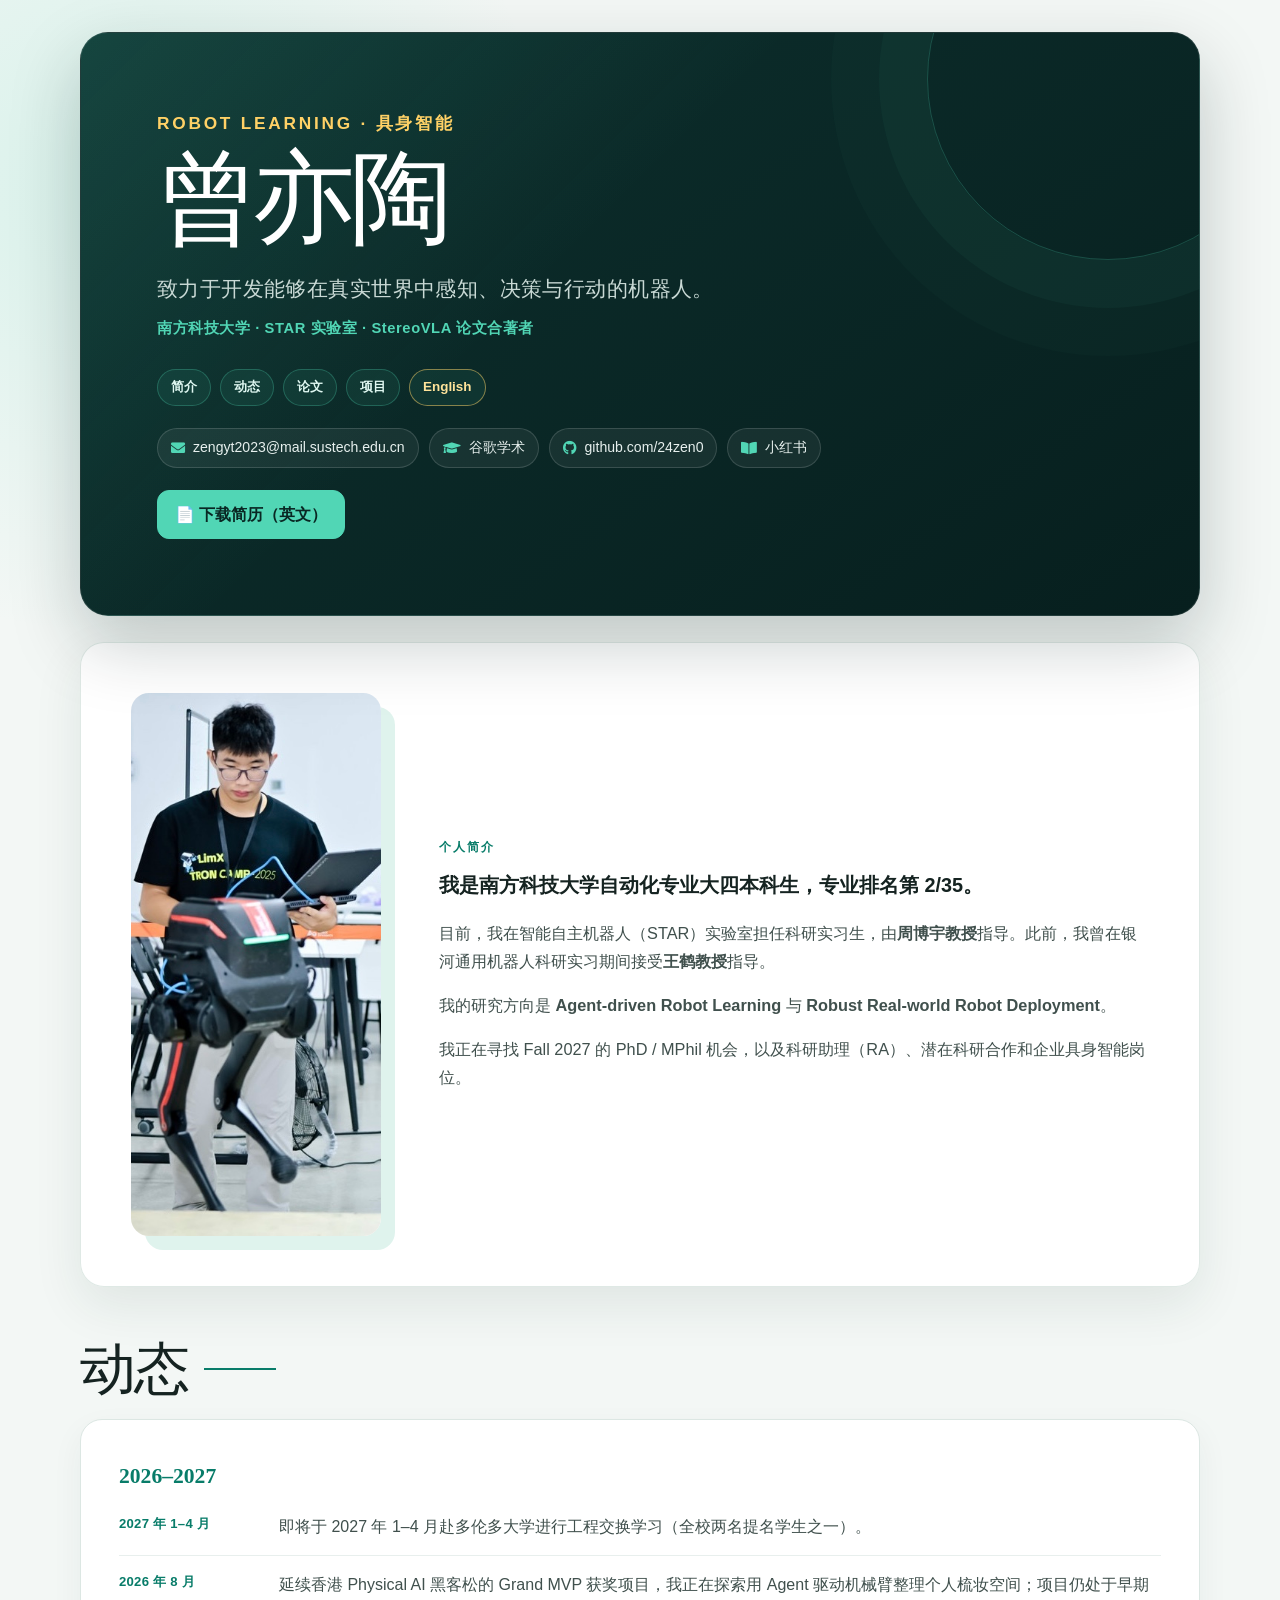
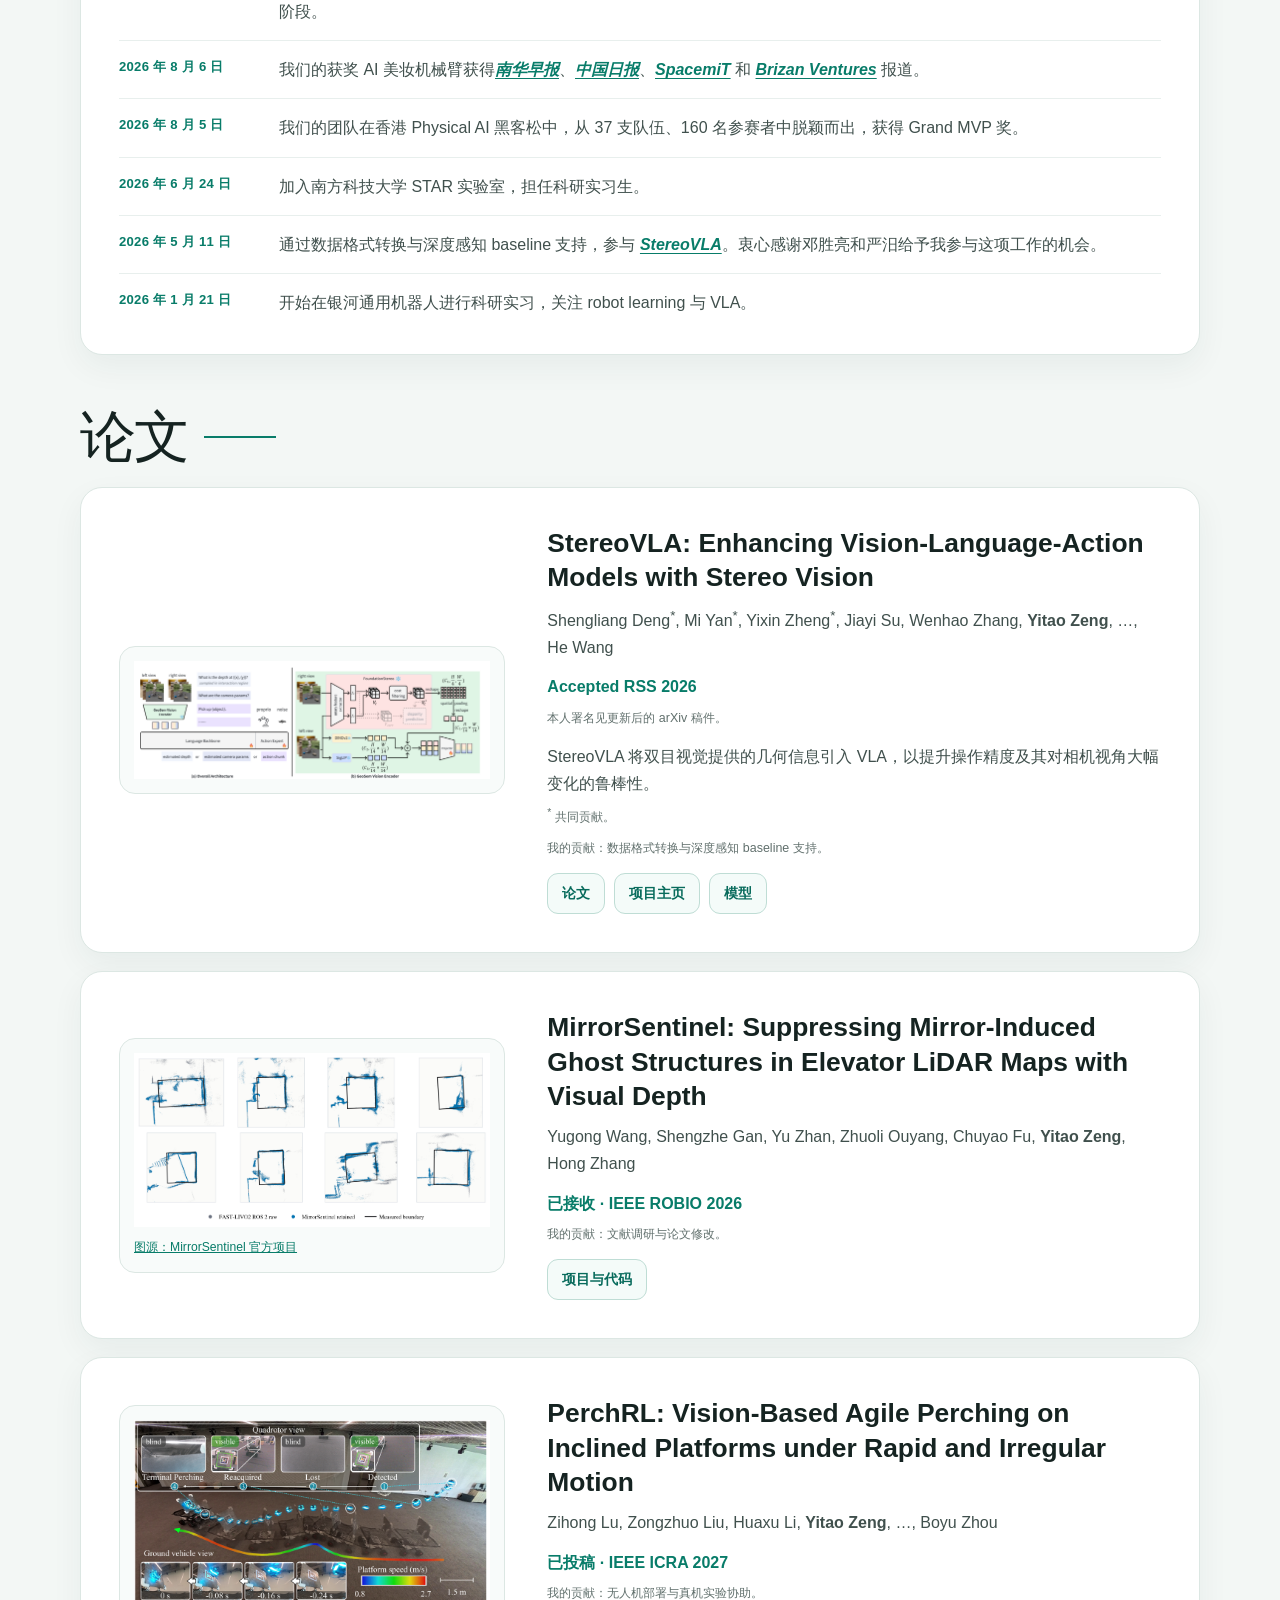
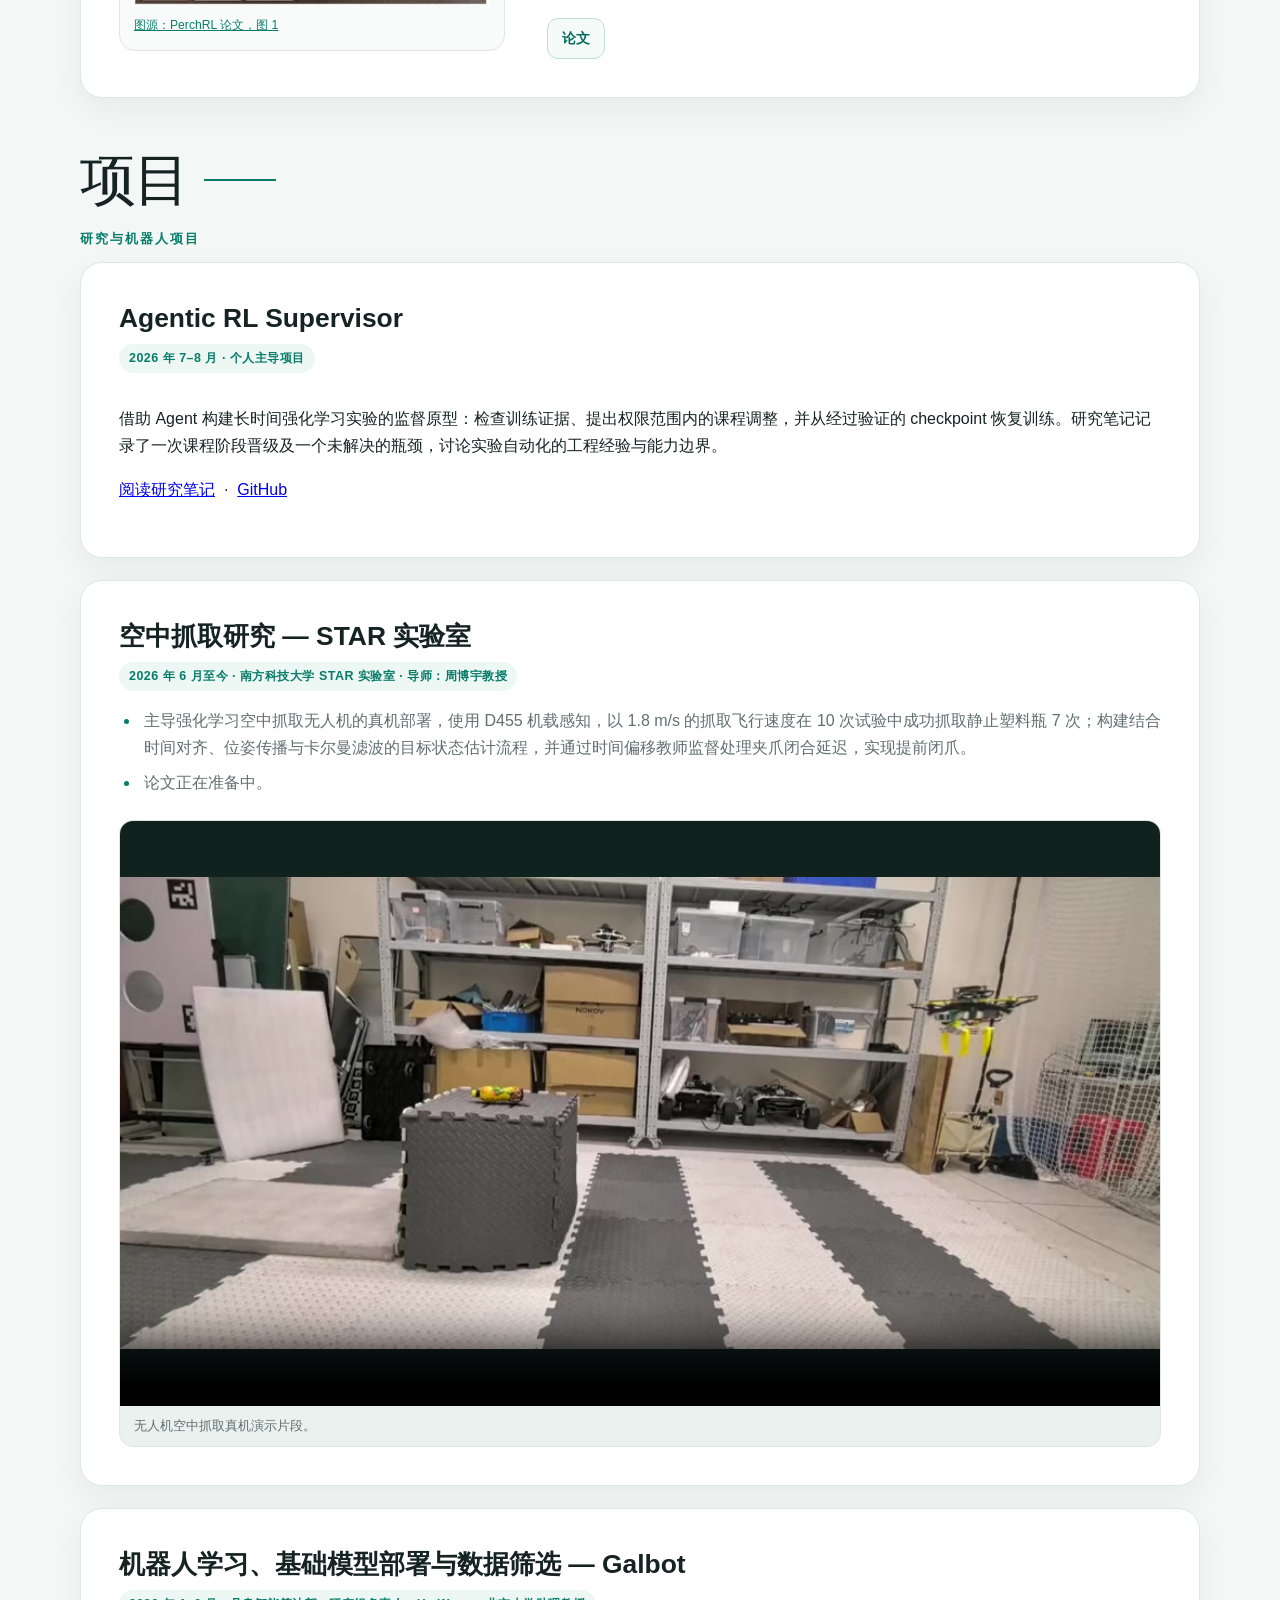
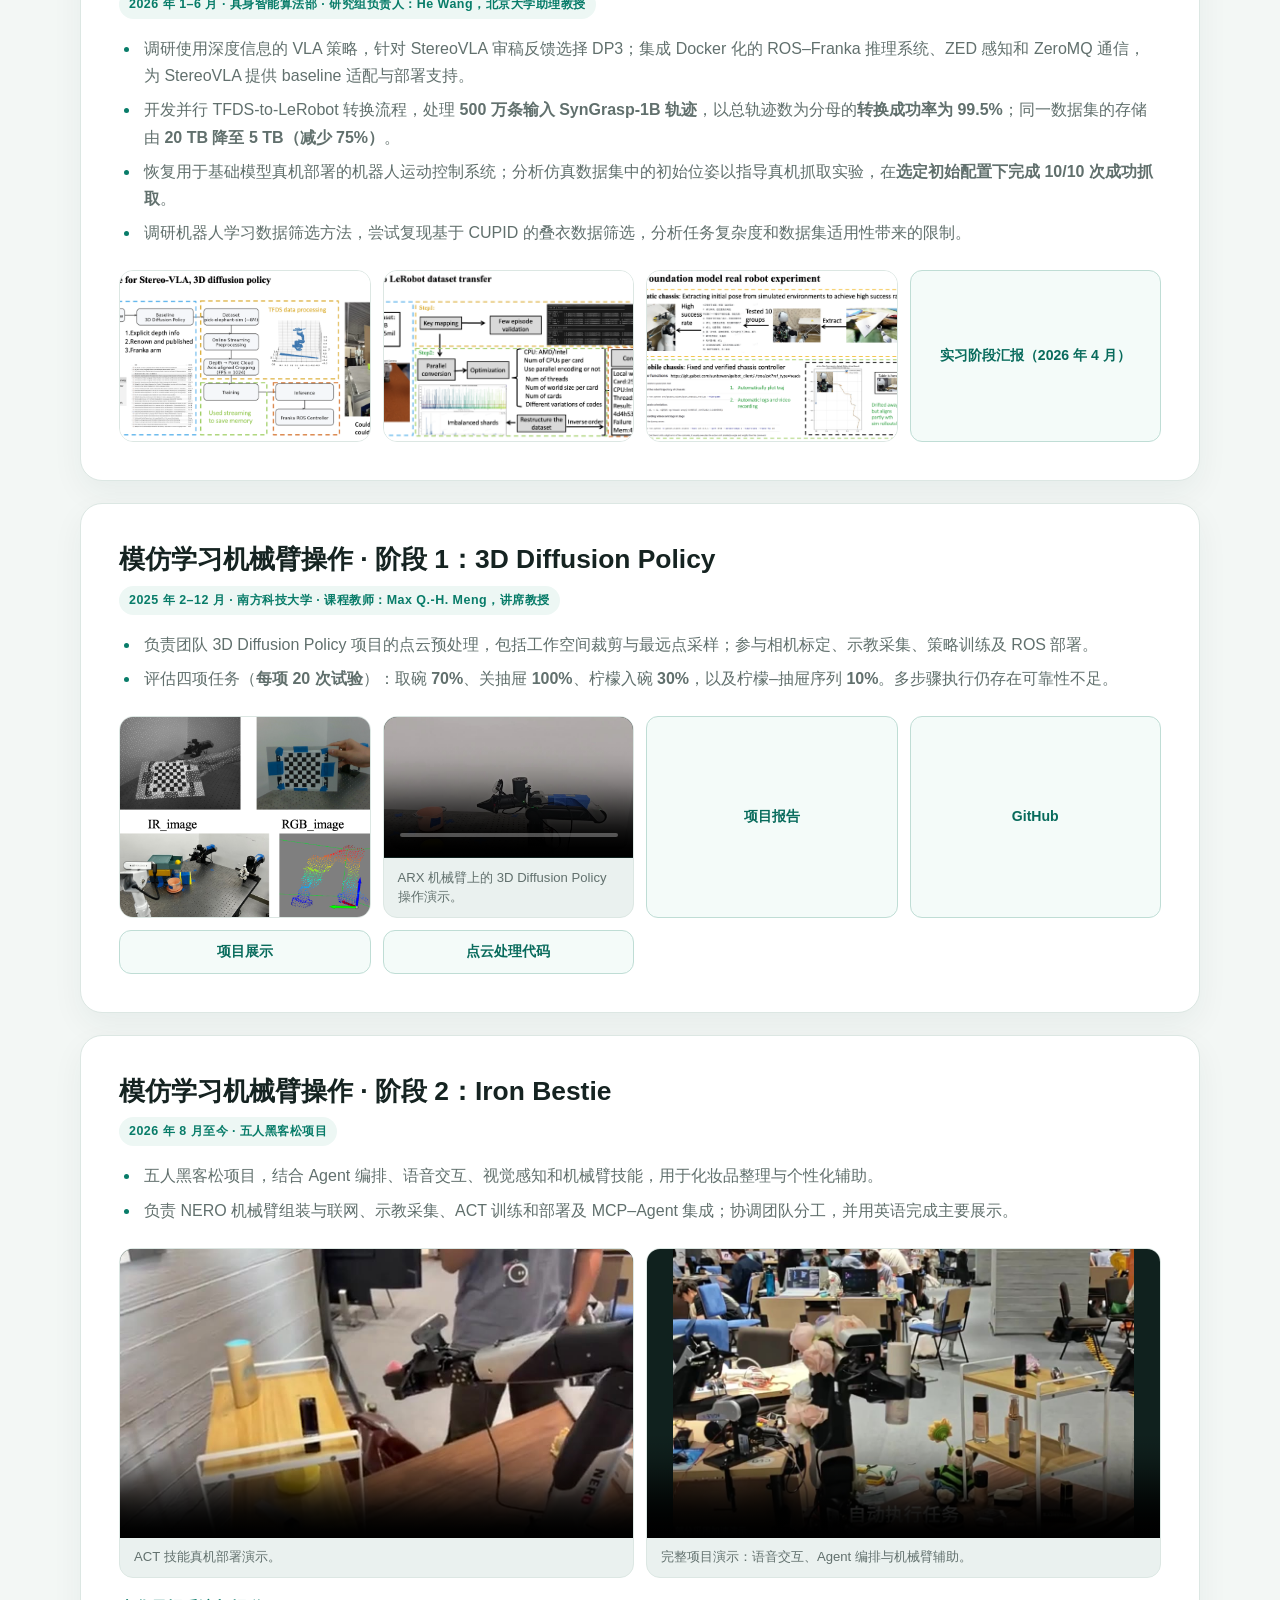
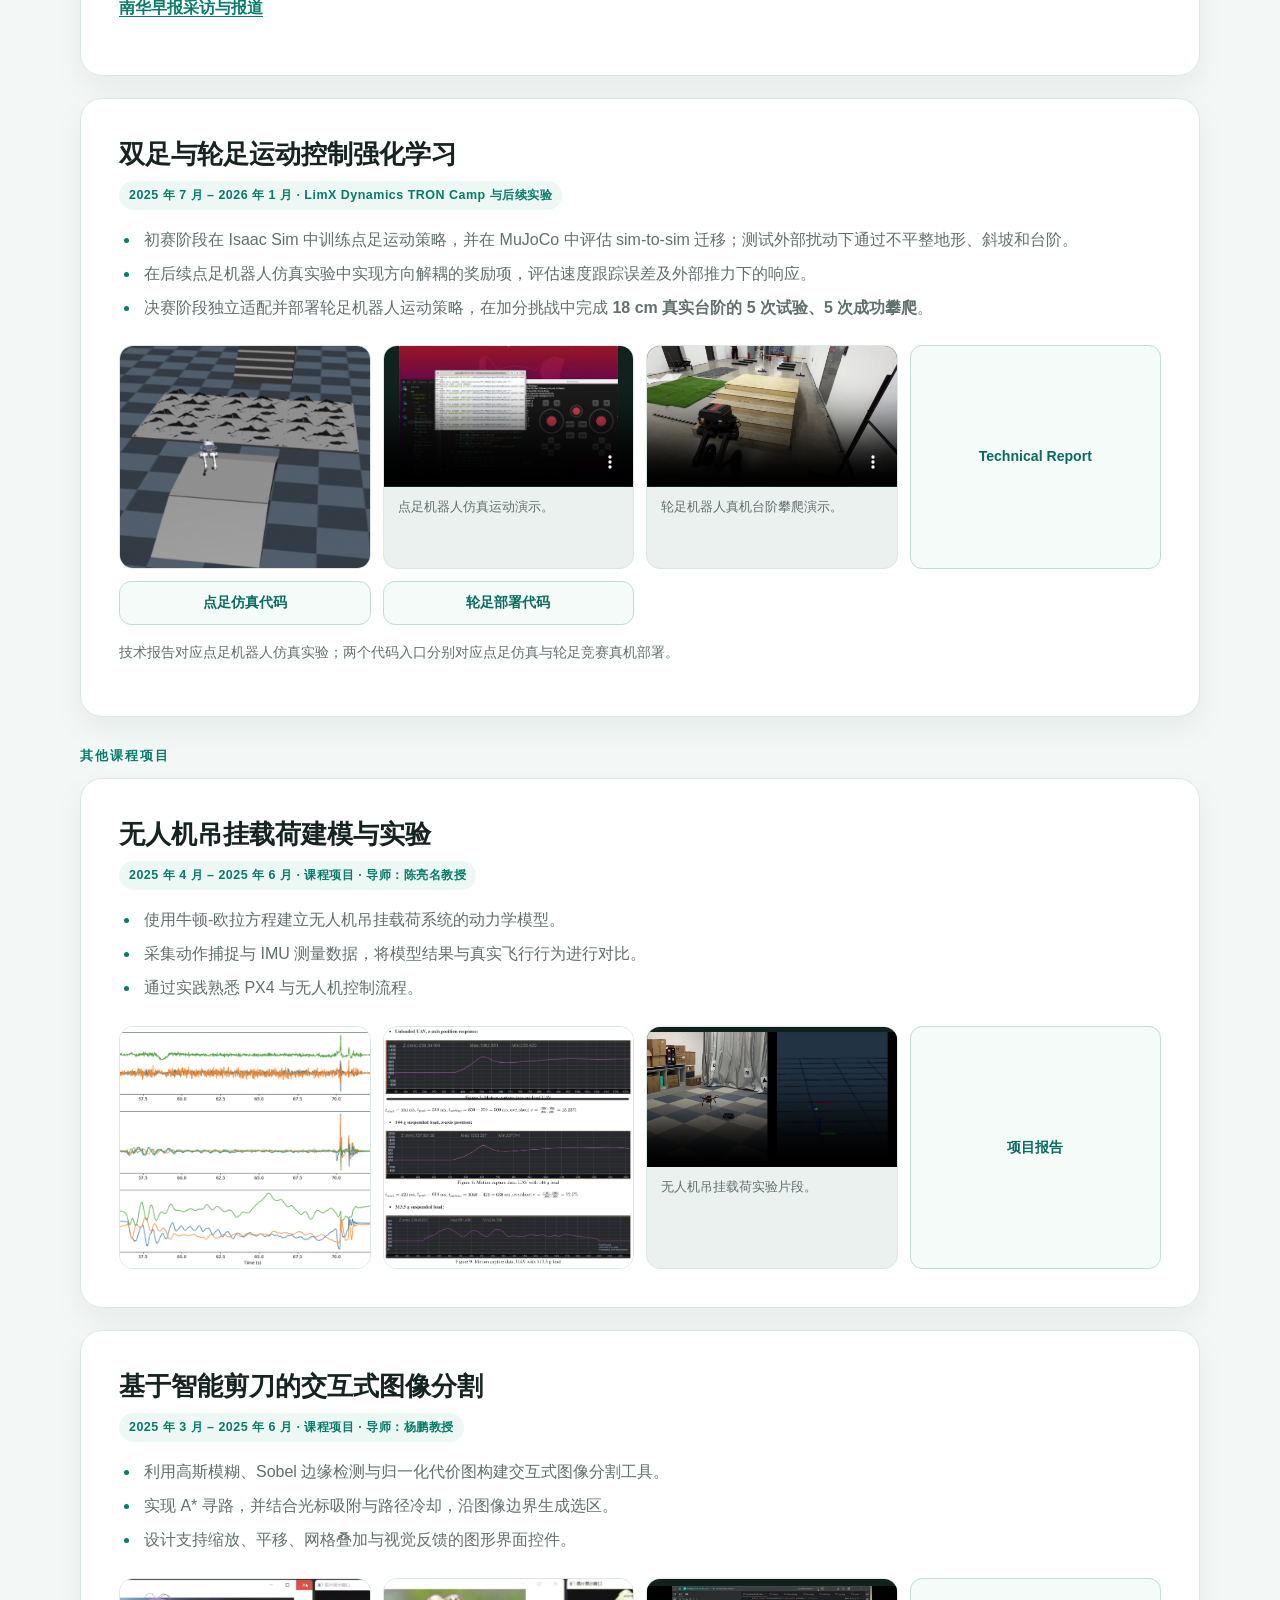
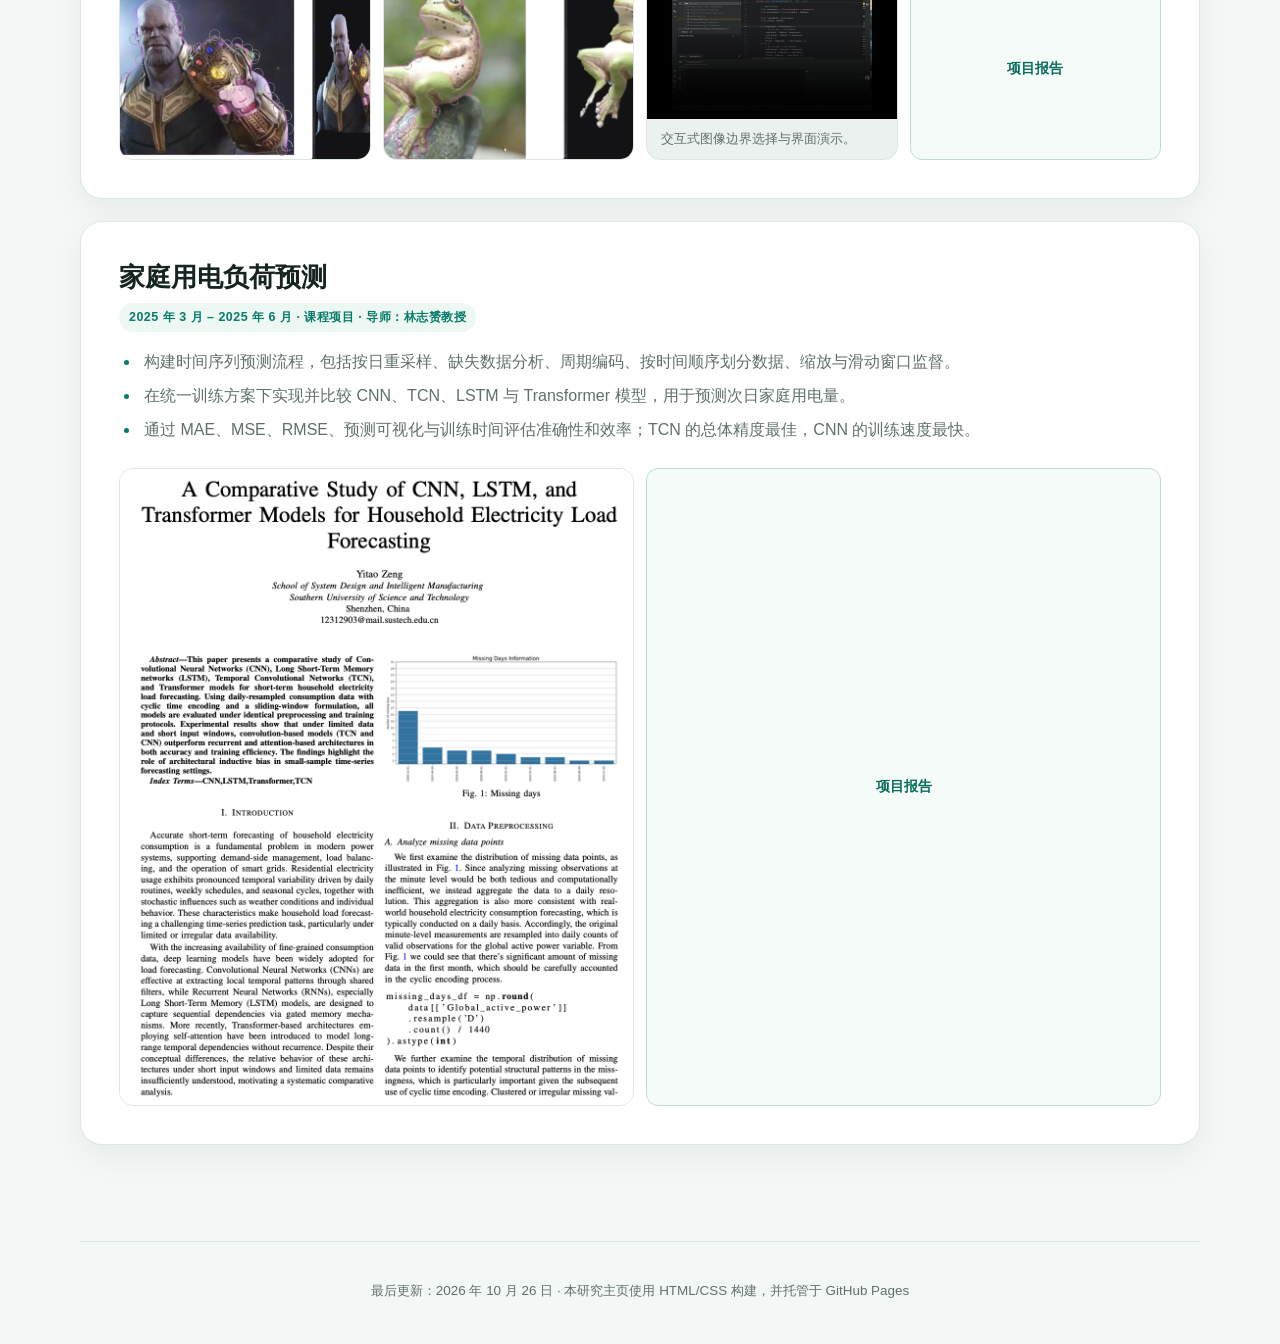
<file: zh.html>
<!DOCTYPE html>
<html lang="zh-CN">
<head>
    <meta charset="UTF-8">
    <meta name="viewport" content="width=device-width, initial-scale=1.0">
    <meta name="description" content="曾亦陶的个人研究主页，聚焦 robot learning、具身智能与真实世界机器人系统。">
    <link rel="icon" type="image/svg+xml" href="favicon.svg">
    <title>曾亦陶 | Robot Learning 与具身智能</title>
    <style>
        :root {
            --ink: #152321;
            --muted: #61706d;
            --surface: #ffffff;
            --canvas: #f3f7f5;
            --line: #dce7e3;
            --accent: #51d6b5;
            --accent-dark: #087c69;
            --hero: #0d302e;
            --hero-deep: #071f1e;
            --shadow: 0 18px 50px rgba(23, 55, 49, 0.09);
        }

        * {
            box-sizing: border-box;
        }

        html {
            scroll-behavior: smooth;
        }

        body {
            margin: 0;
            padding: 32px 22px 0;
            background:
                radial-gradient(circle at 8% 2%, rgba(81, 214, 181, 0.16), transparent 28rem),
                var(--canvas);
            color: var(--ink);
            font-family: Inter, ui-sans-serif, -apple-system, BlinkMacSystemFont, "Segoe UI", sans-serif;
            font-size: 16px;
            line-height: 1.7;
        }

        header,
        main,
        footer {
            width: min(1120px, 100%);
            margin-right: auto;
            margin-left: auto;
        }

        header {
            position: relative;
            isolation: isolate;
            overflow: hidden;
            padding: clamp(42px, 7vw, 76px);
            border: 1px solid rgba(255, 255, 255, 0.1);
            border-radius: 28px;
            background:
                linear-gradient(135deg, rgba(81, 214, 181, 0.13), transparent 42%),
                linear-gradient(145deg, var(--hero), var(--hero-deep));
            box-shadow: 0 28px 70px rgba(7, 31, 30, 0.22);
            color: #fff;
        }

        header::after {
            position: absolute;
            z-index: -1;
            top: -135px;
            right: -90px;
            width: 360px;
            height: 360px;
            border: 1px solid rgba(81, 214, 181, 0.24);
            border-radius: 50%;
            box-shadow:
                0 0 0 48px rgba(81, 214, 181, 0.04),
                0 0 0 96px rgba(81, 214, 181, 0.025);
            content: "";
        }

        .eyebrow {
            margin: 0 0 12px;
            color: #ffd166;
            font-size: clamp(0.92rem, 1.6vw, 1.08rem);
            font-weight: 800;
            letter-spacing: 0.16em;
            text-transform: uppercase;
        }

        h1 {
            max-width: 760px;
            margin: 0;
            font-family: Georgia, "Times New Roman", serif;
            font-size: clamp(3.2rem, 8vw, 6.4rem);
            font-weight: 500;
            letter-spacing: -0.055em;
            line-height: 0.96;
        }

        .role {
            max-width: 680px;
            margin: 22px 0 10px;
            color: #c9d9d5;
            font-size: clamp(1.05rem, 2vw, 1.3rem);
            letter-spacing: 0.02em;
        }

        .affiliation {
            margin: 0 0 28px;
            color: var(--accent);
            font-size: 0.92rem;
            font-weight: 700;
            letter-spacing: 0.04em;
        }

        .site-nav {
            display: flex;
            flex-wrap: wrap;
            gap: 9px;
            margin: 0 0 22px;
        }

        .site-nav a {
            display: inline-flex;
            align-items: center;
            min-height: 36px;
            padding: 6px 13px;
            border: 1px solid rgba(81, 214, 181, 0.28);
            border-radius: 999px;
            background: rgba(81, 214, 181, 0.08);
            color: #dff7f1;
            font-size: 0.84rem;
            font-weight: 700;
            text-decoration: none;
            transition: border-color 180ms ease, background 180ms ease, transform 180ms ease;
        }

        .site-nav a:hover {
            border-color: rgba(81, 214, 181, 0.65);
            background: rgba(81, 214, 181, 0.16);
            transform: translateY(-2px);
        }

        .site-nav .language-link {
            border-color: rgba(255, 209, 102, 0.5);
            color: #ffe39a;
        }

        .contact-info {
            display: flex;
            flex-wrap: wrap;
            gap: 10px;
            margin-bottom: 22px;
        }

        .contact-item {
            display: inline-flex;
            align-items: center;
            gap: 8px;
            min-height: 38px;
            padding: 7px 13px;
            border: 1px solid rgba(255, 255, 255, 0.14);
            border-radius: 999px;
            background: rgba(255, 255, 255, 0.06);
            color: #e7f0ee;
            font-size: 0.88rem;
            text-decoration: none;
            transition: border-color 180ms ease, background 180ms ease, transform 180ms ease;
        }

        .contact-item i {
            color: var(--accent);
        }

        .contact-item:hover {
            border-color: rgba(81, 214, 181, 0.55);
            background: rgba(81, 214, 181, 0.1);
            transform: translateY(-2px);
        }

        main {
            padding: 26px 0 70px;
        }

        section {
            margin-bottom: 26px;
        }

        section[id] {
            scroll-margin-top: 20px;
        }

        .intro {
            display: grid;
            grid-template-columns: 250px minmax(0, 1fr);
            align-items: center;
            gap: clamp(28px, 5vw, 58px);
            padding: clamp(26px, 5vw, 50px);
            border: 1px solid rgba(220, 231, 227, 0.9);
            border-radius: 24px;
            background: rgba(255, 255, 255, 0.94);
            box-shadow: var(--shadow);
        }

        .intro-photo {
            width: 100%;
            height: auto;
            display: block;
            border-radius: 18px;
            box-shadow: 14px 14px 0 #dff3ed;
        }

        .intro-text::before {
            display: block;
            margin-bottom: 12px;
            color: var(--accent-dark);
            content: "个人简介";
            font-size: 0.76rem;
            font-weight: 800;
            letter-spacing: 0.17em;
        }

        .intro p {
            margin: 0 0 1em;
            color: #40504d;
            font-size: 1.02rem;
        }

        .intro p:first-child {
            color: var(--ink);
            font-size: clamp(1.08rem, 2vw, 1.24rem);
            font-weight: 600;
            line-height: 1.55;
        }

        .intro p:last-child {
            margin-bottom: 0;
        }

        #news,
        #publications,
        #projects {
            padding-top: 28px;
        }

        .news-card {
            padding: clamp(24px, 4vw, 38px);
            border: 1px solid var(--line);
            border-radius: 22px;
            background: var(--surface);
            box-shadow: 0 12px 32px rgba(23, 55, 49, 0.055);
        }

        .news-year {
            margin: 0 0 12px;
            color: var(--accent-dark);
            font-family: Georgia, "Times New Roman", serif;
            font-size: 1.35rem;
            font-weight: 600;
        }

        .news-list {
            margin: 0;
            padding: 0;
            list-style: none;
        }

        .news-list li {
            display: grid;
            grid-template-columns: 140px minmax(0, 1fr);
            gap: 20px;
            margin: 0;
            padding: 15px 0;
            border-bottom: 1px solid #e8efed;
            color: #40504d;
        }

        .news-list li:first-child {
            padding-top: 6px;
        }

        .news-list li:last-child {
            padding-bottom: 0;
            border-bottom: 0;
        }

        .news-date {
            color: var(--accent-dark);
            font-size: 0.82rem;
            font-weight: 800;
            letter-spacing: 0.02em;
        }

        .inline-link {
            color: var(--accent-dark);
            font-weight: 750;
            text-decoration-thickness: 1px;
            text-underline-offset: 3px;
        }

        .publication-item {
            display: grid;
            grid-template-columns: minmax(280px, 0.85fr) minmax(0, 1.35fr);
            gap: clamp(24px, 4vw, 42px);
            align-items: center;
            padding: clamp(24px, 4vw, 38px);
            border: 1px solid var(--line);
            border-radius: 22px;
            background: var(--surface);
            box-shadow: 0 12px 32px rgba(23, 55, 49, 0.055);
            transition: border-color 180ms ease, box-shadow 180ms ease, transform 180ms ease;
        }

        .publication-item:hover {
            border-color: #bddbd3;
            box-shadow: var(--shadow);
            transform: translateY(-3px);
        }

        .publication-figure {
            margin: 0;
            padding: 14px;
            overflow: hidden;
            border: 1px solid var(--line);
            border-radius: 16px;
            background: #f8fbfa;
        }

        .publication-figure img {
            width: 100%;
            height: auto;
            display: block;
        }

        .publication-title {
            margin-bottom: 10px;
        }

        .publication-authors,
        .publication-summary {
            margin: 0 0 12px;
            color: #40504d;
        }

        .publication-author-self {
            color: var(--ink);
            font-weight: 800;
        }

        .publication-venue {
            margin: 0 0 12px;
            color: var(--accent-dark);
            font-weight: 800;
        }

        .publication-note {
            margin: -5px 0 14px;
            color: var(--muted);
            font-size: 0.78rem;
        }

        .publication-links {
            display: flex;
            flex-wrap: wrap;
            gap: 9px;
        }

        .publication-links a {
            display: inline-flex;
            align-items: center;
            min-height: 40px;
            padding: 8px 14px;
            border: 1px solid #bfddd5;
            border-radius: 11px;
            background: #f4fbf9;
            color: #086b5c;
            font-size: 0.86rem;
            font-weight: 750;
            text-decoration: none;
            transition: background 180ms ease, color 180ms ease, transform 180ms ease;
        }

        .publication-links a:hover {
            background: var(--accent-dark);
            color: #fff;
            transform: translateY(-2px);
        }

        h2 {
            display: flex;
            align-items: center;
            gap: 16px;
            margin: 0 0 22px;
            color: var(--ink);
            font-family: Georgia, "Times New Roman", serif;
            font-size: clamp(2.25rem, 5vw, 3.5rem);
            font-weight: 500;
            letter-spacing: -0.04em;
            line-height: 1;
        }

        h2::after {
            width: 72px;
            height: 2px;
            background: var(--accent-dark);
            content: "";
        }

        h3,
        .project-item h4 {
            max-width: 780px;
            margin: 0 0 8px;
            color: var(--ink);
            font-size: clamp(1.25rem, 2.5vw, 1.65rem);
            line-height: 1.3;
        }

        .project-group-title {
            margin: 30px 0 14px;
            color: var(--accent-dark);
            font-size: 0.83rem;
            font-weight: 850;
            letter-spacing: 0.15em;
            text-transform: uppercase;
        }

        #projects > .project-group-title:first-of-type {
            margin-top: 0;
        }

        .project-item {
            position: relative;
            margin-bottom: 22px;
            padding: clamp(24px, 4vw, 38px);
            overflow: hidden;
            border: 1px solid var(--line);
            border-radius: 22px;
            background: var(--surface);
            box-shadow: 0 12px 32px rgba(23, 55, 49, 0.055);
            transition: border-color 180ms ease, box-shadow 180ms ease, transform 180ms ease;
        }

        .project-item::before {
            position: absolute;
            top: 0;
            left: 0;
            width: 5px;
            height: 100%;
            background: linear-gradient(var(--accent), var(--accent-dark));
            content: "";
            opacity: 0;
            transition: opacity 180ms ease;
        }

        .project-item:hover {
            border-color: #bddbd3;
            box-shadow: var(--shadow);
            transform: translateY(-3px);
        }

        .project-item:hover::before {
            opacity: 1;
        }

        .date {
            display: inline-flex;
            align-items: center;
            margin: 0 0 16px;
            padding: 4px 10px;
            border-radius: 999px;
            background: #edf7f4;
            color: var(--accent-dark);
            font-size: 0.78rem;
            font-style: normal;
            font-weight: 700;
            letter-spacing: 0.04em;
        }

        ul {
            margin: 0;
            padding-left: 21px;
            color: var(--muted);
        }

        li {
            margin-bottom: 7px;
            padding-left: 4px;
        }

        li::marker {
            color: var(--accent-dark);
        }

        .project-gallery {
            display: grid;
            grid-template-columns: repeat(auto-fit, minmax(220px, 1fr));
            gap: 12px;
            margin-top: 24px;
        }

        .project-media {
            overflow: hidden;
            min-height: 170px;
            border: 1px solid var(--line);
            border-radius: 14px;
            background: #eaf1ef;
        }

        .project-media img,
        .project-media video {
            width: 100%;
            height: 100%;
            min-height: 170px;
            display: block;
            object-fit: cover;
            transition: transform 300ms ease;
        }

        .project-media:hover img {
            transform: scale(1.025);
        }

        .project-gallery > a {
            display: inline-flex;
            align-items: center;
            justify-content: center;
            min-height: 42px;
            padding: 9px 14px;
            border: 1px solid #bfddd5;
            border-radius: 12px;
            background: #f4fbf9;
            color: #086b5c;
            font-size: 0.88rem;
            font-weight: 750;
            text-decoration: none;
            transition: background 180ms ease, color 180ms ease, transform 180ms ease;
        }

        .project-gallery > a:hover {
            background: var(--accent-dark);
            color: #fff;
            transform: translateY(-2px);
        }

        .download-btn {
            display: inline-flex;
            align-items: center;
            min-height: 46px;
            padding: 10px 17px;
            border: 1px solid var(--accent);
            border-radius: 12px;
            background: var(--accent);
            color: #092723;
            font-weight: 800;
            text-decoration: none;
            transition: background 180ms ease, box-shadow 180ms ease, transform 180ms ease;
        }

        .download-btn:hover {
            background: #75e2c7;
            box-shadow: 0 10px 24px rgba(81, 214, 181, 0.2);
            transform: translateY(-2px);
        }

        footer {
            padding: 24px 0 28px;
            border-top: 1px solid var(--line);
            color: var(--muted);
            font-size: 0.84rem;
            text-align: center;
        }

        footer a {
            color: var(--accent-dark);
            font-weight: 700;
            text-underline-offset: 3px;
        }

        a:focus-visible {
            outline: 3px solid rgba(81, 214, 181, 0.5);
            outline-offset: 3px;
        }

        @media (max-width: 720px) {
            body {
                padding: 14px 14px 0;
            }

            header {
                padding: 38px 24px;
                border-radius: 20px;
            }

            header::after {
                right: -210px;
            }

            .contact-info {
                align-items: stretch;
                flex-direction: column;
            }

            .site-nav {
                gap: 7px;
            }

            .contact-item {
                width: fit-content;
            }

            .intro {
                grid-template-columns: 1fr;
                padding: 24px;
                border-radius: 18px;
            }

            .intro-photo {
                width: min(230px, 100%);
                margin: 0 auto;
                box-shadow: 10px 10px 0 #dff3ed;
            }

            #news,
            #publications,
            #projects {
                padding-top: 16px;
            }

            .news-card,
            .publication-item {
                border-radius: 18px;
            }

            .news-list li {
                grid-template-columns: 1fr;
                gap: 3px;
            }

            .publication-item {
                grid-template-columns: 1fr;
            }

            .project-item {
                border-radius: 18px;
            }

            .project-gallery {
                grid-template-columns: 1fr;
            }
        }

        @media (prefers-reduced-motion: reduce) {
            html {
                scroll-behavior: auto;
            }

            *,
            *::before,
            *::after {
                transition: none !important;
            }
        }


        /* CV companion: prioritize contributions, results, and supporting artifacts. */
        .publication-item { margin-bottom: 18px; }
        .publication-text { grid-template-columns: minmax(0, 1fr); }
        :focus-visible { outline: 3px solid #087c69; outline-offset: 4px; }
        header :focus-visible { outline-color: #ffd166; }
        .project-item .publication-note { margin-top: 16px; font-size: .86rem; }
        .publication-figure figcaption { margin-top: 10px; font-size: .76rem; color: var(--muted); }
        .publication-figure figcaption a { color: var(--accent-dark); }

        .video-panel { margin: 0; min-height: 0; }
        .video-panel video { height: auto; min-height: 0; aspect-ratio: 16 / 9; object-fit: contain; background: #10211e; }
        .video-panel figcaption { padding: 10px 14px; font-size: .82rem; line-height: 1.5; color: var(--muted); }
    </style>
    <link rel="stylesheet" href="https://cdnjs.cloudflare.com/ajax/libs/font-awesome/5.15.3/css/all.min.css">
</head>
<body>
    <header>
        <p class="eyebrow">Robot Learning · 具身智能</p>
        <h1>曾亦陶</h1>
        <p class="role">致力于开发能够在真实世界中感知、决策与行动的机器人。</p>
        <p class="affiliation">南方科技大学 · STAR 实验室 · StereoVLA 论文合著者</p>
        <nav class="site-nav" aria-label="主导航">
            <a href="#about">简介</a>
            <a href="#news">动态</a>
            <a href="#publications">论文</a>
            <a href="#projects">项目</a>
            <a class="language-link" href="index.html" lang="en">English</a>
        </nav>
        <div class="contact-info">
            <a class="contact-item" href="mailto:zengyt2023@mail.sustech.edu.cn">
                <i class="fas fa-envelope"></i>
                <span>zengyt2023@mail.sustech.edu.cn</span>
            </a>
            <a class="contact-item" href="https://scholar.google.com/citations?user=TnoAecQAAAAJ&amp;hl=en" target="_blank" rel="noopener noreferrer">
                <i class="fas fa-graduation-cap"></i>
                <span>谷歌学术</span>
            </a>
            <a class="contact-item" href="https://github.com/24zen0" target="_blank" rel="noopener noreferrer">
                <i class="fab fa-github"></i>
                <span>github.com/24zen0</span>
            </a>
            <a class="contact-item" href="https://xhslink.com/m/1UzuD9o4x6Y" target="_blank" rel="noopener noreferrer">
                <i class="fas fa-book-open"></i>
                <span>小红书</span>
            </a>
        </div>
        <a href="files/Yitao_Zeng_CV.pdf" download class="download-btn">📄 下载简历（英文）</a>
    </header>

    <main>
<section class="intro" id="about">
        <img class="intro-photo" src="images/个人照片.jpg" alt="曾亦陶在机器人竞赛中操作四足机器人">
        <div class="intro-text">
            <p>我是南方科技大学自动化专业大四本科生，专业排名第 2/35。</p>
            <p>目前，我在智能自主机器人（STAR）实验室担任科研实习生，由<strong>周博宇教授</strong>指导。此前，我曾在银河通用机器人科研实习期间接受<strong>王鹤教授</strong>指导。</p>
            <p>我的研究方向是 <strong>Agent-driven Robot Learning</strong> 与 <strong>Robust Real-world Robot Deployment</strong>。</p>
            <p>我正在寻找 Fall 2027 的 PhD / MPhil 机会，以及科研助理（RA）、潜在科研合作和企业具身智能岗位。</p>
        </div>
    </section>
<section id="news">
        <h2>动态</h2>
        <div class="news-card">
            <p class="news-year">2026–2027</p>
            <ul class="news-list">
                <li>
                    <time class="news-date" datetime="2027-01">2027 年 1–4 月</time>
                    <span>即将于 2027 年 1–4 月赴多伦多大学进行工程交换学习（全校两名提名学生之一）。</span>
                </li>
                <li>
                    <time class="news-date" datetime="2026-08">2026 年 8 月</time>
                    <span>延续香港 Physical AI 黑客松的 Grand MVP 获奖项目，我正在探索用 Agent 驱动机械臂整理个人梳妆空间；项目仍处于早期阶段。</span>
                </li>
                <li>
                    <time class="news-date" datetime="2026-08-06">2026 年 8 月 6 日</time>
                    <span>我们的获奖 AI 美妆机械臂获得<a class="inline-link" href="https://www.scmp.com/tech/tech-trends/article/3363197/coded-glamour-and-glory-ai-make-arm-steals-show-hong-kong-hackathon" target="_blank" rel="noopener noreferrer"><em>南华早报</em></a>、<a class="inline-link" href="https://www.chinadailyhk.com/hk/article/637715" target="_blank" rel="noopener noreferrer"><em>中国日报</em></a>、<a class="inline-link" href="https://mp.weixin.qq.com/s/1z5Rmu66m2_PhwDqf69Y_g" target="_blank" rel="noopener noreferrer"><em>SpacemiT</em></a> 和 <a class="inline-link" href="https://mp.weixin.qq.com/s/W8Yn3zU6GArd_kPdnLJZuA" target="_blank" rel="noopener noreferrer"><em>Brizan Ventures</em></a> 报道。</span>
                </li>
                <li>
                    <time class="news-date" datetime="2026-08-05">2026 年 8 月 5 日</time>
                    <span>我们的团队在香港 Physical AI 黑客松中，从 37 支队伍、160 名参赛者中脱颖而出，获得 Grand MVP 奖。</span>
                </li>
                <li>
                    <time class="news-date" datetime="2026-06-24">2026 年 6 月 24 日</time>
                    <span>加入南方科技大学 STAR 实验室，担任科研实习生。</span>
                </li>
                <li>
                    <time class="news-date" datetime="2026-05-11">2026 年 5 月 11 日</time>
                    <span>通过数据格式转换与深度感知 baseline 支持，参与 <a class="inline-link" href="#publications"><em>StereoVLA</em></a>。衷心感谢邓胜亮和严汨给予我参与这项工作的机会。</span>
                </li>
                <li>
                    <time class="news-date" datetime="2026-01-21">2026 年 1 月 21 日</time>
                    <span>开始在银河通用机器人进行科研实习，关注 robot learning 与 VLA。</span>
                </li>
            </ul>
        </div>
    </section>

<section id="publications">
        <h2>论文</h2>
        <article class="publication-item">
            <figure class="publication-figure">
                <img src="images/stereovla-architecture.png" width="718" height="237" alt="StereoVLA 架构：融合双目图像输入、几何与语义视觉特征进行机器人动作预测">
            </figure>
            <div class="publication-content">
                <h3 class="publication-title" lang="en">StereoVLA: Enhancing Vision-Language-Action Models with Stereo Vision</h3>
                <p class="publication-authors">Shengliang Deng<sup>*</sup>, Mi Yan<sup>*</sup>, Yixin Zheng<sup>*</sup>, Jiayi Su, Wenhao Zhang, <strong>Yitao Zeng</strong>, …, He Wang</p>
                <p class="publication-venue">Accepted RSS 2026</p>
                <p class="publication-note">本人署名见更新后的 arXiv 稿件。</p>
                <p class="publication-summary">StereoVLA 将双目视觉提供的几何信息引入 VLA，以提升操作精度及其对相机视角大幅变化的鲁棒性。</p>
                <p class="publication-note"><sup>*</sup> 共同贡献。</p>
                <p class="publication-note">我的贡献：数据格式转换与深度感知 baseline 支持。</p><div class="publication-links" aria-label="StereoVLA 相关资源">
                    <a href="https://arxiv.org/abs/2512.21970" target="_blank" rel="noopener noreferrer">论文</a>
                    <a href="https://shengliangd.github.io/StereoVLA-Webpage/" target="_blank" rel="noopener noreferrer">项目主页</a>
                    <a href="https://huggingface.co/shengliangd/StereoVLA" target="_blank" rel="noopener noreferrer">模型</a>
                </div>
            </div>
        </article>
<article class="publication-item" id="mirrorsentinel"><figure class="publication-figure"><a href="https://github.com/KvnWong216/MirrorSentinel" target="_blank" rel="noopener noreferrer"><img src="images/mirrorsentinel-maps.png" width="1831" height="893" alt="MirrorSentinel retained maps across eight reflective-elevator traversals" loading="lazy"></a><figcaption><a href="https://github.com/KvnWong216/MirrorSentinel" target="_blank" rel="noopener noreferrer">图源：MirrorSentinel 官方项目</a></figcaption></figure><div class="publication-content"><h3 class="publication-title" lang="en">MirrorSentinel: Suppressing Mirror-Induced Ghost Structures in Elevator LiDAR Maps with Visual Depth</h3><p class="publication-authors">Yugong Wang, Shengzhe Gan, Yu Zhan, Zhuoli Ouyang, Chuyao Fu, <strong>Yitao Zeng</strong>, Hong Zhang</p><p class="publication-venue">已接收 · IEEE ROBIO 2026</p><p class="publication-note">我的贡献：文献调研与论文修改。</p><div class="publication-links"><a href="https://github.com/KvnWong216/MirrorSentinel" target="_blank" rel="noopener noreferrer">项目与代码</a></div></div></article><article class="publication-item" id="perchrl"><figure class="publication-figure"><a href="https://arxiv.org/abs/2606.03441" target="_blank" rel="noopener noreferrer"><img src="images/perchrl-demo.png" width="964" height="500" alt="PerchRL paper Figure 1: visual reacquisition and perching on a moving inclined platform" loading="lazy"></a><figcaption><a href="https://arxiv.org/abs/2606.03441" target="_blank" rel="noopener noreferrer">图源：PerchRL 论文，图 1</a></figcaption></figure><div class="publication-content"><h3 class="publication-title" lang="en">PerchRL: Vision-Based Agile Perching on Inclined Platforms under Rapid and Irregular Motion</h3><p class="publication-authors">Zihong Lu, Zongzhuo Liu, Huaxu Li, <strong>Yitao Zeng</strong>, …, Boyu Zhou</p><p class="publication-venue">已投稿 · IEEE ICRA 2027</p><p class="publication-note">我的贡献：无人机部署与真机实验协助。</p><div class="publication-links"><a href="https://arxiv.org/abs/2606.03441" target="_blank" rel="noopener noreferrer">论文</a></div></div></article>
    </section>
<section id="projects">
        <h2>项目</h2>
        <h3 class="project-group-title">研究与机器人项目</h3>
        <div class="project-item" id="agentic-rl-supervisor">
            <h4>Agentic RL Supervisor</h4>
            <p class="date">2026 年 7–8 月 · 个人主导项目</p>
            <p>借助 Agent 构建长时间强化学习实验的监督原型：检查训练证据、提出权限范围内的课程调整，并从经过验证的 checkpoint 恢复训练。研究笔记记录了一次课程阶段晋级及一个未解决的瓶颈，讨论实验自动化的工程经验与能力边界。</p>
            <p><a href="blog/agentic-rl-supervisor.zh.html">阅读研究笔记</a> &nbsp;·&nbsp; <a href="https://github.com/24zen0/agentic-rl-supervisor" target="_blank" rel="noopener noreferrer">GitHub</a></p>
        </div>



        <div class="project-item" id="aerial-grasping">
            <h4>空中抓取研究 — STAR 实验室</h4>
            <p class="date">2026 年 6 月至今 · 南方科技大学 STAR 实验室 · 导师：周博宇教授</p>
            <ul>
                <li>主导强化学习空中抓取无人机的真机部署，使用 D455 机载感知，以 1.8 m/s 的抓取飞行速度在 10 次试验中成功抓取静止塑料瓶 7 次；构建结合时间对齐、位姿传播与卡尔曼滤波的目标状态估计流程，并通过时间偏移教师监督处理夹爪闭合延迟，实现提前闭爪。</li>
                <li>论文正在准备中。</li>
            </ul>
            <div class="project-gallery">
                <figure class="project-media video-panel"><video controls preload="none" poster="images/posters/star_uav_aerial_grasping_demo.jpg" aria-label="STAR 无人机空中抓取演示">
                        <source src="videos/star_uav_aerial_grasping_demo.mp4" type="video/mp4">
                        您的浏览器不支持视频播放。
                    </video><figcaption>无人机空中抓取真机演示片段。</figcaption></figure>
            </div>
        </div>

        <!-- project during my internship at Galbot: -->
        <div class="project-item" id="galbot"><h4>机器人学习、基础模型部署与数据筛选 — Galbot</h4><p class="date">2026 年 1–6 月 · 具身智能算法部 · 研究组负责人：He Wang，北京大学助理教授</p><ul>
<li>调研使用深度信息的 VLA 策略，针对 StereoVLA 审稿反馈选择 DP3；集成 Docker 化的 ROS–Franka 推理系统、ZED 感知和 ZeroMQ 通信，为 StereoVLA 提供 baseline 适配与部署支持。</li>
<li>开发并行 TFDS-to-LeRobot 转换流程，处理 <strong>500 万条输入 SynGrasp-1B 轨迹</strong>，以总轨迹数为分母的<strong>转换成功率为 99.5%</strong>；同一数据集的存储由 <strong>20 TB 降至 5 TB（减少 75%）</strong>。</li>
<li>恢复用于基础模型真机部署的机器人运动控制系统；分析仿真数据集中的初始位姿以指导真机抓取实验，在<strong>选定初始配置下完成 10/10 次成功抓取</strong>。</li>
<li>调研机器人学习数据筛选方法，尝试复现基于 CUPID 的叠衣数据筛选，分析任务复杂度和数据集适用性带来的限制。</li>
</ul>
            <div class="project-gallery">
                <div class="project-media">
                    <img src="images/baseline dp3.png" alt="银河通用机器人实习期间的 3D Diffusion Policy 调试可视化">
                </div>
                <div class="project-media">
                    <img src="images/Dataset transfer.png" alt="数据集迁移与转换流程">
                </div>
                <div class="project-media">
                    <img src="images/foundation models testing.png" alt="机器人与推理系统集成及初始位姿测试">
                </div>
            <a href="https://github.com/24zen0/4-months-work-during-internship/blob/main/曾亦陶的银河汇报4.25%20newest.pdf" target="_blank" rel="noopener noreferrer">
            实习阶段汇报（2026 年 4 月）
        </a>
            </div>
        </div>

        <div class="project-item" id="diffusion-policy"><h4>模仿学习机械臂操作 · 阶段 1：3D Diffusion Policy</h4><p class="date">2025 年 2–12 月 · 南方科技大学 · 课程教师：Max Q.-H. Meng，讲席教授</p><ul>
<li>负责团队 3D Diffusion Policy 项目的点云预处理，包括工作空间裁剪与最远点采样；参与相机标定、示教采集、策略训练及 ROS 部署。</li>
<li>评估四项任务（<strong>每项 20 次试验</strong>）：取碗 <strong>70%</strong>、关抽屉 <strong>100%</strong>、柠檬入碗 <strong>30%</strong>，以及柠檬–抽屉序列 <strong>10%</strong>。多步骤执行仍存在可靠性不足。</li>
</ul>
            <div class="project-gallery">
                <div class="project-media">
                    <img src="images/dp3_pic.png" alt="基于 3D Diffusion Policy 的机械臂桌面清理">
                </div>
                <figure class="project-media video-panel"><video controls preload="none" poster="images/posters/dp3_demo.jpg" aria-label="3D Diffusion Policy 真实机器人操作演示">
                        <source src="videos/dp3_demo.mp4" type="video/mp4">
                        您的浏览器不支持视频播放。
                    </video><figcaption>ARX 机械臂上的 3D Diffusion Policy 操作演示。</figcaption></figure>
            <a href="files/3D_Diffusion_Policy_Technical_Report.pdf" target="_blank" rel="noopener noreferrer">
            项目报告
        </a>
            <a href="https://github.com/24zen0/Desktop-Cleaning-via-3D-Diffusion-Policy" target="_blank" rel="noopener noreferrer">
            GitHub
        </a>
            <a href="https://github.com/24zen0/Desktop-Cleaning-via-3D-Diffusion-Policy/blob/main/Desktop%20Cleaning%20by%20Robotic%20Arm%20via%203D%20Diffusion%20Policy%20ppt.pdf" target="_blank" rel="noopener noreferrer">
            项目展示
        </a>
        <a href="https://github.com/24zen0/depth-to-pointcloud-for-dp3" target="_blank" rel="noopener noreferrer">点云处理代码</a>
            </div>
        </div>
        <div class="project-item" id="iron-bestie"><h4>模仿学习机械臂操作 · 阶段 2：Iron Bestie</h4><p class="date">2026 年 8 月至今 · 五人黑客松项目</p><ul>
<li>五人黑客松项目，结合 Agent 编排、语音交互、视觉感知和机械臂技能，用于化妆品整理与个性化辅助。</li>
<li>负责 NERO 机械臂组装与联网、示教采集、ACT 训练和部署及 MCP–Agent 集成；协调团队分工，并用英语完成主要展示。</li>
</ul>
<div class="project-gallery"><figure class="project-media video-panel"><video controls preload="none" poster="images/posters/iron_bestie_act.jpg" aria-label="ACT 技能真机部署演示。"><source src="videos/iron_bestie_act.mp4" type="video/mp4"></video><figcaption>ACT 技能真机部署演示。</figcaption></figure><figure class="project-media video-panel"><video controls preload="none" poster="images/posters/iron_bestie_full.jpg" aria-label="完整项目演示：语音交互、Agent 编排与机械臂辅助。"><source src="videos/iron_bestie_full.mp4" type="video/mp4"></video><figcaption>完整项目演示：语音交互、Agent 编排与机械臂辅助。</figcaption></figure></div>
<p><a class="inline-link" href="https://www.scmp.com/tech/tech-trends/article/3363197/coded-glamour-and-glory-ai-make-arm-steals-show-hong-kong-hackathon" target="_blank" rel="noopener noreferrer">南华早报采访与报道</a></p></div>
<div class="project-item" id="locomotion"><h4>双足与轮足运动控制强化学习</h4><p class="date">2025 年 7 月 – 2026 年 1 月 · LimX Dynamics TRON Camp 与后续实验</p><ul>
<li>初赛阶段在 Isaac Sim 中训练点足运动策略，并在 MuJoCo 中评估 sim-to-sim 迁移；测试外部扰动下通过不平整地形、斜坡和台阶。</li>
<li>在后续点足机器人仿真实验中实现方向解耦的奖励项，评估速度跟踪误差及外部推力下的响应。</li>
<li>决赛阶段独立适配并部署轮足机器人运动策略，在加分挑战中完成 <strong>18 cm 真实台阶的 5 次试验、5 次成功攀爬</strong>。</li>
</ul>
            <div class="project-gallery">
                <div class="project-media">
                    <img src="images/pointfoot_env.png" alt="点足机器人在不同地形上行走">
                </div>
                <figure class="project-media video-panel"><video controls preload="none" poster="images/posters/RL_pointfoot.jpg" aria-label="点足机器人强化学习运动演示">
                        <source src="videos/RL_pointfoot.mp4" type="video/mp4">
                        您的浏览器不支持视频播放。
                    </video><figcaption>点足机器人仿真运动演示。</figcaption></figure>
                <figure class="project-media video-panel"><video controls preload="none" poster="images/posters/Wheelfoot_stairs.jpg" aria-label="轮足机器人爬楼梯演示">
                        <source src="videos/Wheelfoot_stairs.mp4" type="video/mp4">
                        您的浏览器不支持视频播放。
                    </video><figcaption>轮足机器人真机台阶攀爬演示。</figcaption></figure>
        <a href="files/RL_Locomotion_Technical_Report.pdf" target="_blank" rel="noopener noreferrer">
            Technical Report
        </a>
        <a href="https://github.com/24zen0/2026RL_bipedal_locomotion_Isaaclab" target="_blank" rel="noopener noreferrer">
            点足仿真代码
        </a>
        <a href="https://github.com/24zen0/Deployment_of_wheelfoot_tron" target="_blank" rel="noopener noreferrer">
            轮足部署代码
        </a>
            </div>
        <p class="publication-note">技术报告对应点足机器人仿真实验；两个代码入口分别对应点足仿真与轮足竞赛真机部署。</p>
</div>

        <h3 class="project-group-title">其他课程项目</h3>

        <div class="project-item">
            <h4>无人机吊挂载荷建模与实验</h4>
            <p class="date">2025 年 4 月 – 2025 年 6 月 · 课程项目 · 导师：陈亮名教授</p>
            <ul>
                <li>使用牛顿-欧拉方程建立无人机吊挂载荷系统的动力学模型。</li>
                <li>采集动作捕捉与 IMU 测量数据，将模型结果与真实飞行行为进行对比。</li>
                <li>通过实践熟悉 PX4 与无人机控制流程。</li>
            </ul>
            <div class="project-gallery">
                <div class="project-media">
                    <img src="images/imu_for_uav.png" alt="无人机吊挂载荷建模的 IMU 测量数据">
                </div>
                <div class="project-media">
                    <img src="images/motion_capture_uav.png" alt="无人机吊挂载荷实验的动作捕捉装置">
                </div>
                <figure class="project-media video-panel"><video controls preload="none" poster="images/posters/UAV_suspension.jpg" aria-label="无人机吊挂载荷实验演示">
                        <source src="videos/UAV suspension.mp4" type="video/mp4">
                        您的浏览器不支持视频播放。
                    </video><figcaption>无人机吊挂载荷实验片段。</figcaption></figure>
            <a href="https://github.com/24zen0/Modeling-and-Experiment-of-UAV-Heavy-Object-Suspension-System/blob/main/UAV%20Modeling%20and%20Real-World%20Experiments.pdf" target="_blank" rel="noopener noreferrer">
            项目报告
        </a>
            </div>
        </div>
        <div class="project-item">
            <h4>基于智能剪刀的交互式图像分割</h4>
            <p class="date">2025 年 3 月 – 2025 年 6 月 · 课程项目 · 导师：杨鹏教授</p>
            <ul>
                <li>利用高斯模糊、Sobel 边缘检测与归一化代价图构建交互式图像分割工具。</li>
                <li>实现 A* 寻路，并结合光标吸附与路径冷却，沿图像边界生成选区。</li>
                <li>设计支持缩放、平移、网格叠加与视觉反馈的图形界面控件。</li>
            </ul>
            <div class="project-gallery">
                <div class="project-media">
                    <img src="images/Intelligent scissors1.png" alt="智能剪刀图像分割界面">
                </div>
                <div class="project-media">
                    <img src="images/Intelligent scissors2.png" alt="智能剪刀工具的边界选取结果">
                </div>
                <figure class="project-media video-panel"><video controls preload="none" poster="images/posters/Intelligent_Scissors.jpg" aria-label="智能剪刀交互演示">
                        <source src="videos/Intelligent Scissors.mp4" type="video/mp4">
                        您的浏览器不支持视频播放。
                    </video><figcaption>交互式图像边界选择与界面演示。</figcaption></figure>
            <a href="https://github.com/24zen0/Intelligent_Scissors_for_dsaa/blob/main/CS203B%20Project-Intelligent%20Scissors-2.pdf" target="_blank" rel="noopener noreferrer">
            项目报告
        </a>
            </div>
        </div>

        <div class="project-item">
            <h4>家庭用电负荷预测</h4>
            <p class="date">2025 年 3 月 – 2025 年 6 月 · 课程项目 · 导师：林志赟教授</p>
            <ul>
                <li>构建时间序列预测流程，包括按日重采样、缺失数据分析、周期编码、按时间顺序划分数据、缩放与滑动窗口监督。</li>
                <li>在统一训练方案下实现并比较 CNN、TCN、LSTM 与 Transformer 模型，用于预测次日家庭用电量。</li>
                <li>通过 MAE、MSE、RMSE、预测可视化与训练时间评估准确性和效率；TCN 的总体精度最佳，CNN 的训练速度最快。</li>
            </ul>
            <div class="project-gallery">
                <div class="project-media">
                    <img src="images/household electricity load.png" alt="家庭用电负荷预测结果">
                </div>
            <a href="https://github.com/24zen0/AI_final_project_CNN_LSTM_and_Transformer_for_Household_Electricity_Load_Forecasting/blob/main/A_Comparative_Study_of_CNN__LSTM__and_Transformer_Models_for_Household_Electricity_Load_Forecasting.pdf" target="_blank" rel="noopener noreferrer">
            项目报告
        </a>
            </div>
        </div>
    </section>
</main>

    <footer>
        <p>最后更新：2026 年 10 月 26 日 · 本研究主页使用 HTML/CSS 构建，并托管于 GitHub Pages</p>
    </footer>
</body>
</html>
</file>
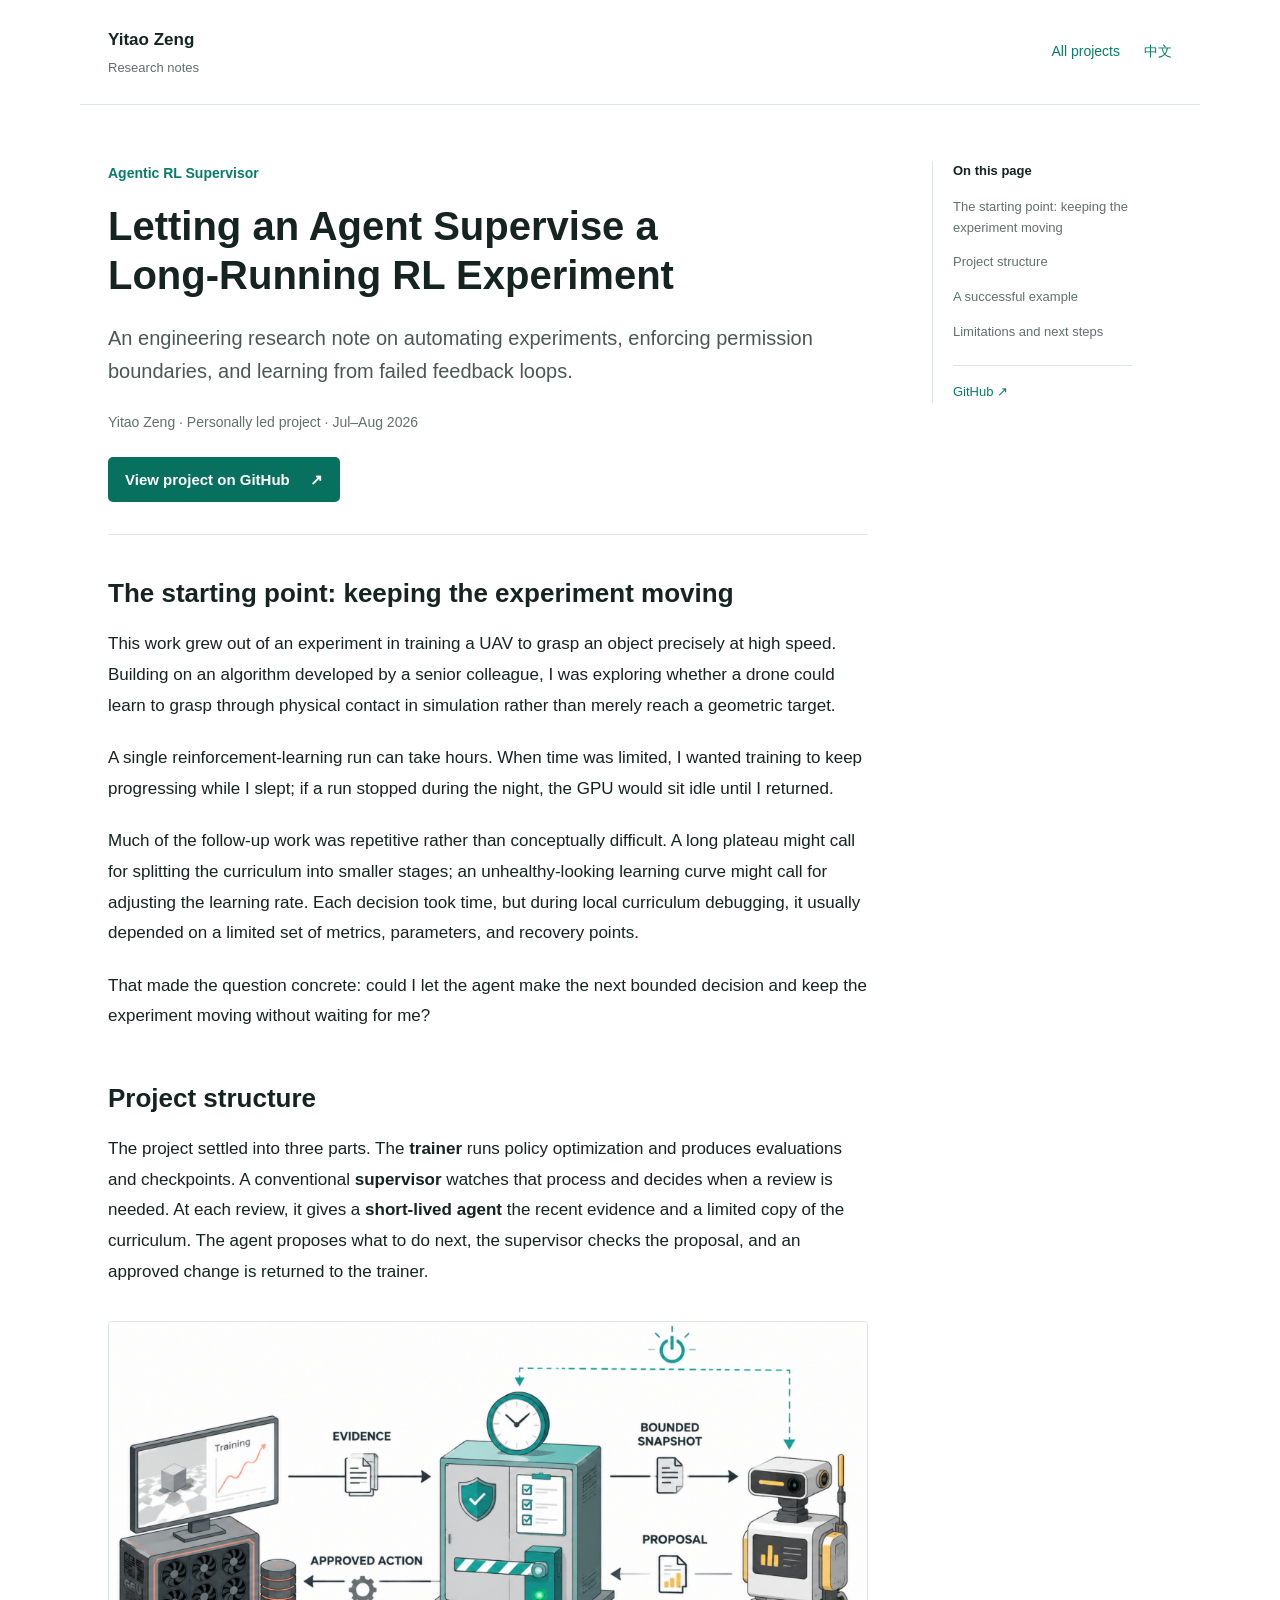
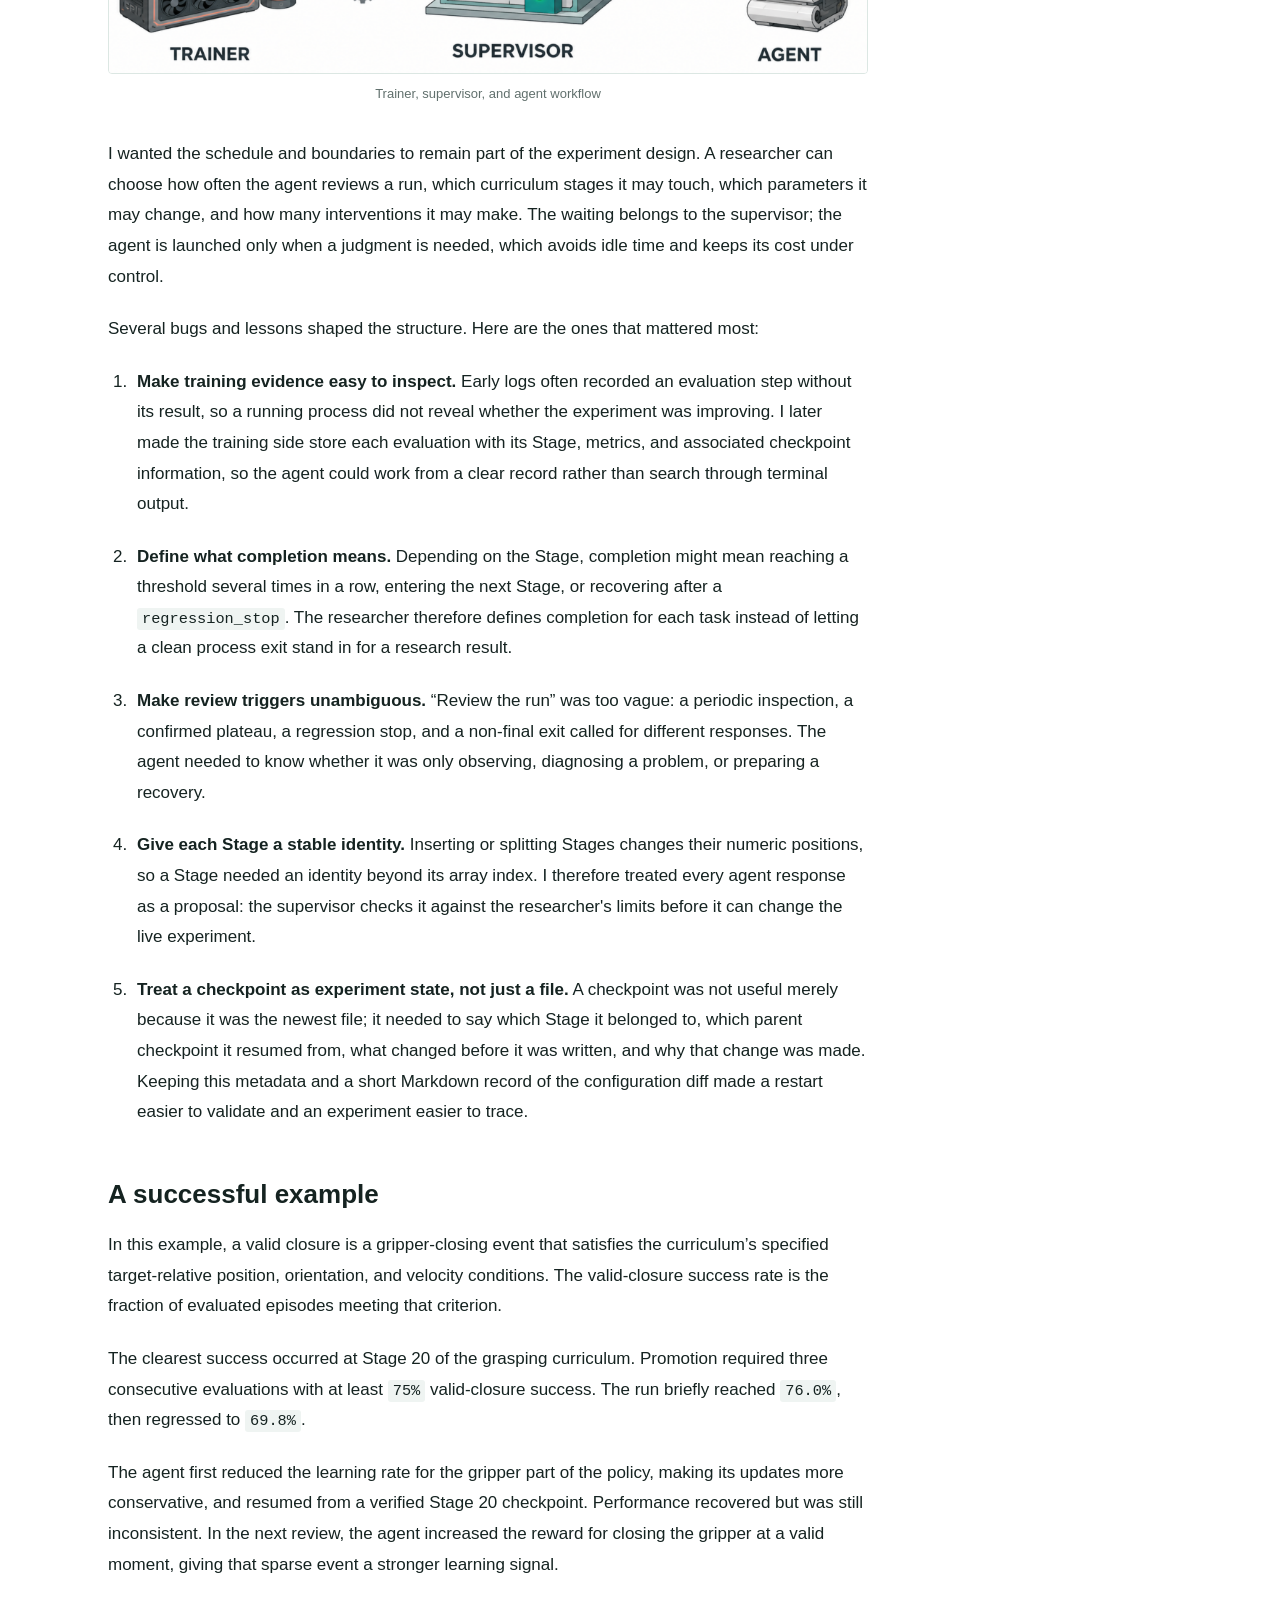
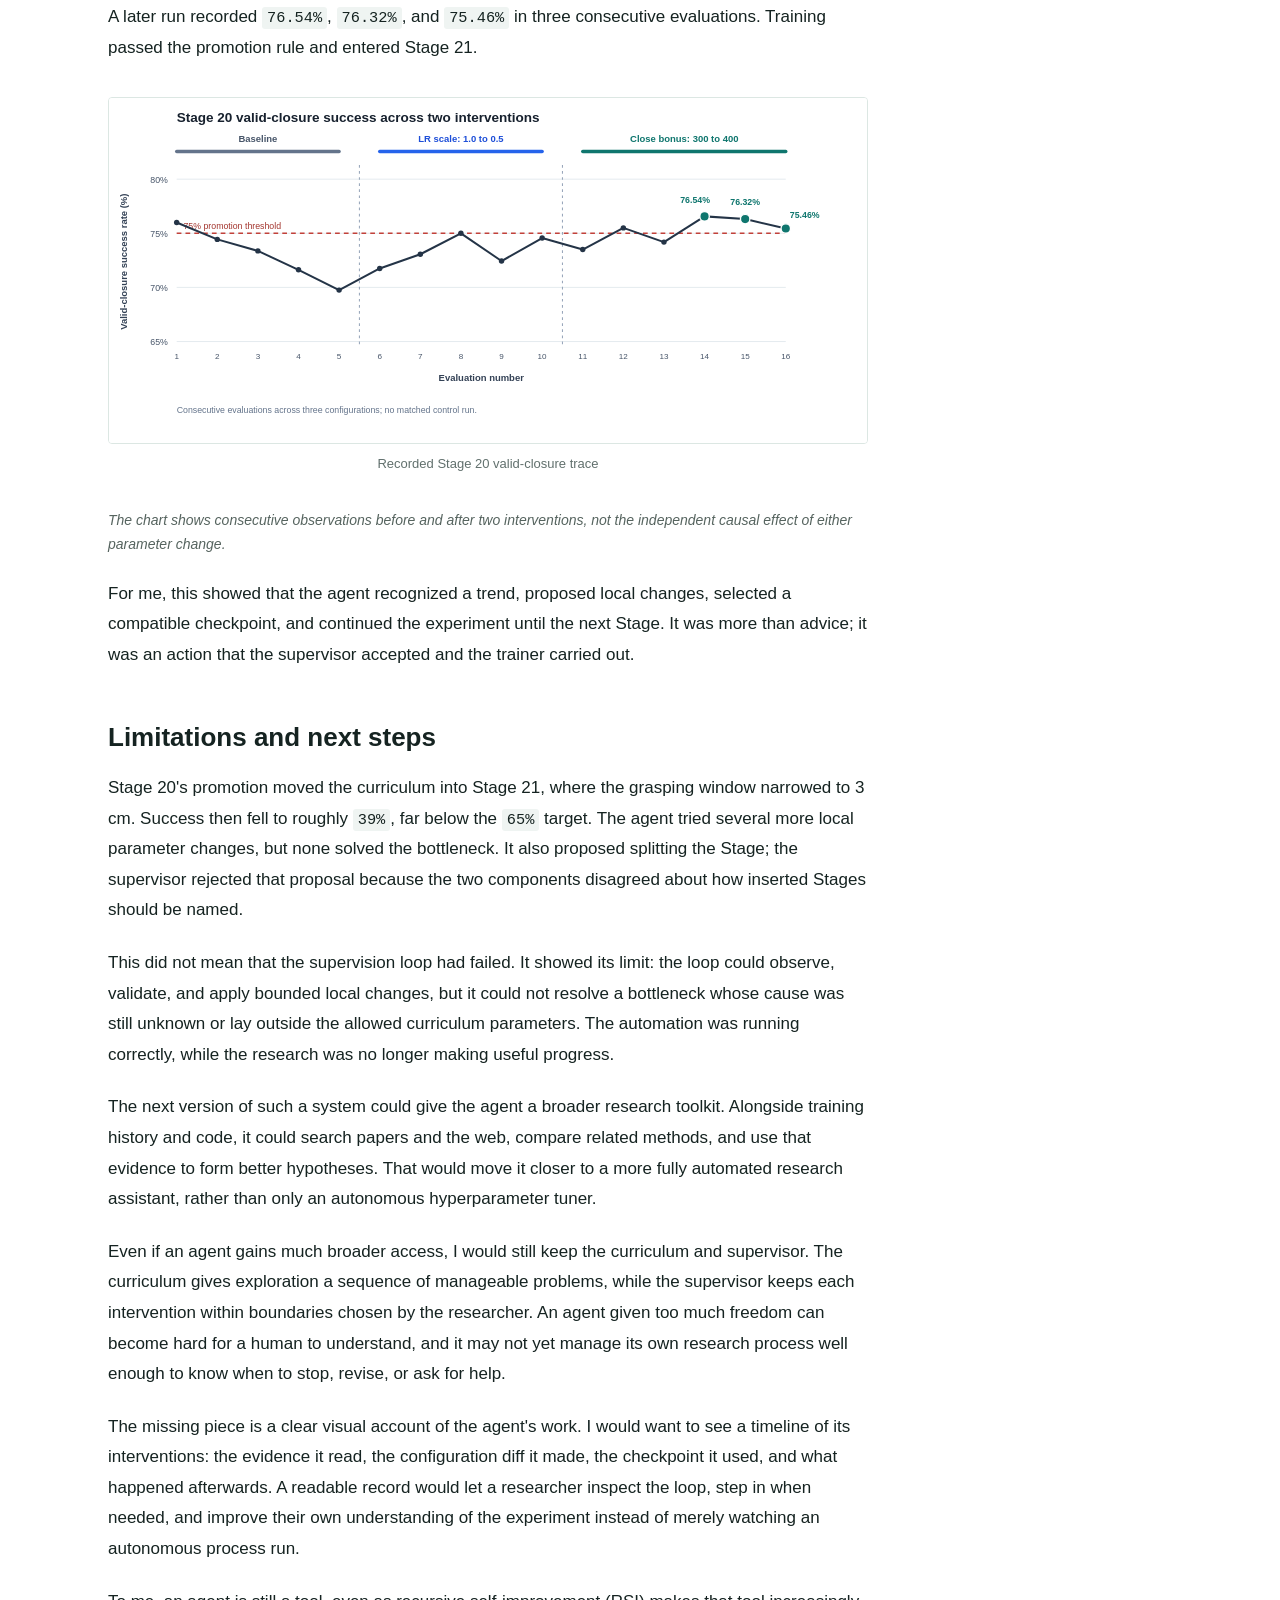
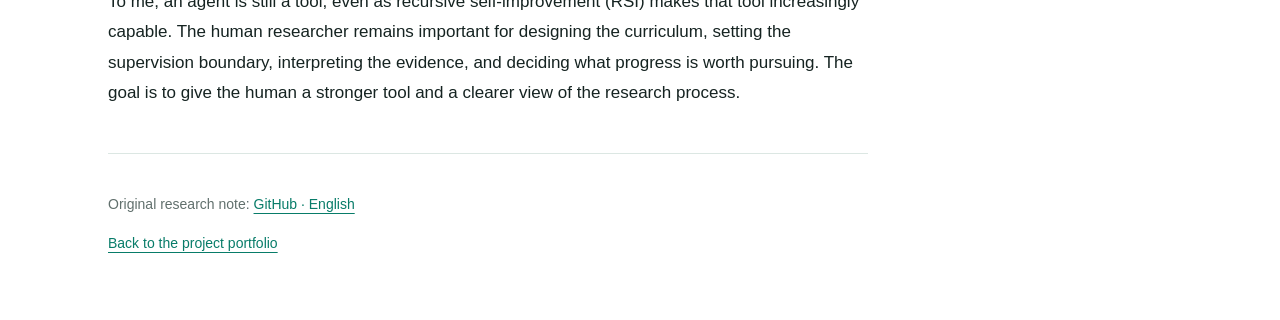
<file: blog/agentic-rl-supervisor.html>
<!DOCTYPE html>
<html lang="en">
<head>
<meta charset="UTF-8">
<meta name="viewport" content="width=device-width, initial-scale=1">
<title>Letting an Agent Supervise a Long-Running RL Experiment | Yitao Zeng</title>
<meta name="description" content="An engineering research note on automating experiments, enforcing permission boundaries, and learning from failed feedback loops.">
<meta name="author" content="Yitao Zeng">
<link rel="canonical" href="https://24zen0.github.io/blog/agentic-rl-supervisor.html">
<link rel="alternate" hreflang="en" href="https://24zen0.github.io/blog/agentic-rl-supervisor.html">
<link rel="alternate" hreflang="zh-CN" href="https://24zen0.github.io/blog/agentic-rl-supervisor.zh.html">
<link rel="icon" href="../favicon.svg" type="image/svg+xml">
<link rel="stylesheet" href="blog.css">
</head>
<body>
<a class="skip-link" href="#article">Skip to article</a>
<nav class="topbar" aria-label="Primary navigation">
<a class="wordmark" href="../index.html">Yitao Zeng<span>Research notes</span></a>
<div><a href="../index.html#projects">All projects</a><a href="agentic-rl-supervisor.zh.html" lang="zh-CN" hreflang="zh-CN">中文</a></div>
</nav>
<div class="reading-layout">
<main id="article">
<header class="article-header">
<p class="eyebrow">Agentic RL Supervisor</p>
<h1>Letting an Agent Supervise a Long-Running RL Experiment</h1>
<p class="lead">An engineering research note on automating experiments, enforcing permission boundaries, and learning from failed feedback loops.</p>
<p class="byline">Yitao Zeng · Personally led project · Jul–Aug 2026</p>
<a class="repo-link" href="https://github.com/24zen0/agentic-rl-supervisor" target="_blank" rel="noopener noreferrer">View project on GitHub <span aria-hidden="true">↗</span></a>
</header>
<details class="mobile-toc"><summary>On this page</summary><ol><li><a href="#section-1">The starting point: keeping the experiment moving</a></li><li><a href="#section-2">Project structure</a></li><li><a href="#section-3">A successful example</a></li><li><a href="#section-4">Limitations and next steps</a></li></ol></details>
<article><h2 id="section-1">The starting point: keeping the experiment moving</h2>
<p>This work grew out of an experiment in training a UAV to grasp an object precisely at high speed. Building on an algorithm developed by a senior colleague, I was exploring whether a drone could learn to grasp through physical contact in simulation rather than merely reach a geometric target.</p>
<p>A single reinforcement-learning run can take hours. When time was limited, I wanted training to keep progressing while I slept; if a run stopped during the night, the GPU would sit idle until I returned.</p>
<p>Much of the follow-up work was repetitive rather than conceptually difficult. A long plateau might call for splitting the curriculum into smaller stages; an unhealthy-looking learning curve might call for adjusting the learning rate. Each decision took time, but during local curriculum debugging, it usually depended on a limited set of metrics, parameters, and recovery points.</p>
<p>That made the question concrete: could I let the agent make the next bounded decision and keep the experiment moving without waiting for me?</p>
<h2 id="section-2">Project structure</h2>
<p>The project settled into three parts. The <strong>trainer</strong> runs policy optimization and produces evaluations and checkpoints. A conventional <strong>supervisor</strong> watches that process and decides when a review is needed. At each review, it gives a <strong>short-lived agent</strong> the recent evidence and a limited copy of the curriculum. The agent proposes what to do next, the supervisor checks the proposal, and an approved change is returned to the trainer.</p>
<figure><a class="figure-link" href="assets/workflow.png" target="_blank" rel="noopener"><img src="assets/workflow.png" alt="Trainer, supervisor, and agent workflow" width="2094" height="970" loading="lazy"></a><figcaption>Trainer, supervisor, and agent workflow</figcaption></figure>
<p>I wanted the schedule and boundaries to remain part of the experiment design. A researcher can choose how often the agent reviews a run, which curriculum stages it may touch, which parameters it may change, and how many interventions it may make. The waiting belongs to the supervisor; the agent is launched only when a judgment is needed, which avoids idle time and keeps its cost under control.</p>
<p>Several bugs and lessons shaped the structure. Here are the ones that mattered most:</p>
<ol>
<li><p><strong>Make training evidence easy to inspect.</strong> Early logs often recorded an evaluation step without its result, so a running process did not reveal whether the experiment was improving. I later made the training side store each evaluation with its Stage, metrics, and associated checkpoint information, so the agent could work from a clear record rather than search through terminal output.</p>
</li>
<li><p><strong>Define what completion means.</strong> Depending on the Stage, completion might mean reaching a threshold several times in a row, entering the next Stage, or recovering after a <code>regression_stop</code>. The researcher therefore defines completion for each task instead of letting a clean process exit stand in for a research result.</p>
</li>
<li><p><strong>Make review triggers unambiguous.</strong> “Review the run” was too vague: a periodic inspection, a confirmed plateau, a regression stop, and a non-final exit called for different responses. The agent needed to know whether it was only observing, diagnosing a problem, or preparing a recovery.</p>
</li>
<li><p><strong>Give each Stage a stable identity.</strong> Inserting or splitting Stages changes their numeric positions, so a Stage needed an identity beyond its array index. I therefore treated every agent response as a proposal: the supervisor checks it against the researcher&#39;s limits before it can change the live experiment.</p>
</li>
<li><p><strong>Treat a checkpoint as experiment state, not just a file.</strong> A checkpoint was not useful merely because it was the newest file; it needed to say which Stage it belonged to, which parent checkpoint it resumed from, what changed before it was written, and why that change was made. Keeping this metadata and a short Markdown record of the configuration diff made a restart easier to validate and an experiment easier to trace.</p>
</li>
</ol>
<h2 id="section-3">A successful example</h2>
<p>In this example, a valid closure is a gripper-closing event that satisfies the curriculum’s specified target-relative position, orientation, and velocity conditions. The valid-closure success rate is the fraction of evaluated episodes meeting that criterion.</p>
<p>The clearest success occurred at Stage 20 of the grasping curriculum. Promotion required three consecutive evaluations with at least <code>75%</code> valid-closure success. The run briefly reached <code>76.0%</code>, then regressed to <code>69.8%</code>.</p>
<p>The agent first reduced the learning rate for the gripper part of the policy, making its updates more conservative, and resumed from a verified Stage 20 checkpoint. Performance recovered but was still inconsistent. In the next review, the agent increased the reward for closing the gripper at a valid moment, giving that sparse event a stronger learning signal.</p>
<p>A later run recorded <code>76.54%</code>, <code>76.32%</code>, and <code>75.46%</code> in three consecutive evaluations. Training passed the promotion rule and entered Stage 21.</p>
<figure><a class="figure-link" href="assets/stage20-trace.svg" target="_blank" rel="noopener"><img src="assets/stage20-trace.svg" alt="Recorded Stage 20 valid-closure trace" width="1120" height="510" loading="lazy"></a><figcaption>Recorded Stage 20 valid-closure trace</figcaption></figure>
<p><em>The chart shows consecutive observations before and after two interventions, not the independent causal effect of either parameter change.</em></p>
<p>For me, this showed that the agent recognized a trend, proposed local changes, selected a compatible checkpoint, and continued the experiment until the next Stage. It was more than advice; it was an action that the supervisor accepted and the trainer carried out.</p>
<h2 id="section-4">Limitations and next steps</h2>
<p>Stage 20&#39;s promotion moved the curriculum into Stage 21, where the grasping window narrowed to 3 cm. Success then fell to roughly <code>39%</code>, far below the <code>65%</code> target. The agent tried several more local parameter changes, but none solved the bottleneck. It also proposed splitting the Stage; the supervisor rejected that proposal because the two components disagreed about how inserted Stages should be named.</p>
<p>This did not mean that the supervision loop had failed. It showed its limit: the loop could observe, validate, and apply bounded local changes, but it could not resolve a bottleneck whose cause was still unknown or lay outside the allowed curriculum parameters. The automation was running correctly, while the research was no longer making useful progress.</p>
<p>The next version of such a system could give the agent a broader research toolkit. Alongside training history and code, it could search papers and the web, compare related methods, and use that evidence to form better hypotheses. That would move it closer to a more fully automated research assistant, rather than only an autonomous hyperparameter tuner.</p>
<p>Even if an agent gains much broader access, I would still keep the curriculum and supervisor. The curriculum gives exploration a sequence of manageable problems, while the supervisor keeps each intervention within boundaries chosen by the researcher. An agent given too much freedom can become hard for a human to understand, and it may not yet manage its own research process well enough to know when to stop, revise, or ask for help.</p>
<p>The missing piece is a clear visual account of the agent&#39;s work. I would want to see a timeline of its interventions: the evidence it read, the configuration diff it made, the checkpoint it used, and what happened afterwards. A readable record would let a researcher inspect the loop, step in when needed, and improve their own understanding of the experiment instead of merely watching an autonomous process run.</p>
<p>To me, an agent is still a tool, even as recursive self-improvement (RSI) makes that tool increasingly capable. The human researcher remains important for designing the curriculum, setting the supervision boundary, interpreting the evidence, and deciding what progress is worth pursuing. The goal is to give the human a stronger tool and a clearer view of the research process.</p>
</article>
<footer class="article-footer">
<p>Original research note: <a href="https://github.com/24zen0/agentic-rl-supervisor/blob/main/docs/blog/autonomous-rl-supervision.en.md" target="_blank" rel="noopener noreferrer">GitHub · English</a></p>
<a href="../index.html#agentic-rl-supervisor">Back to the project portfolio</a>
</footer>
</main>
<aside class="desktop-toc"><nav aria-label="Table of contents"><p>On this page</p><ol><li><a href="#section-1">The starting point: keeping the experiment moving</a></li><li><a href="#section-2">Project structure</a></li><li><a href="#section-3">A successful example</a></li><li><a href="#section-4">Limitations and next steps</a></li></ol><a class="toc-repo" href="https://github.com/24zen0/agentic-rl-supervisor" target="_blank" rel="noopener noreferrer">GitHub ↗</a></nav></aside>
</div>
</body>
</html>
</file>
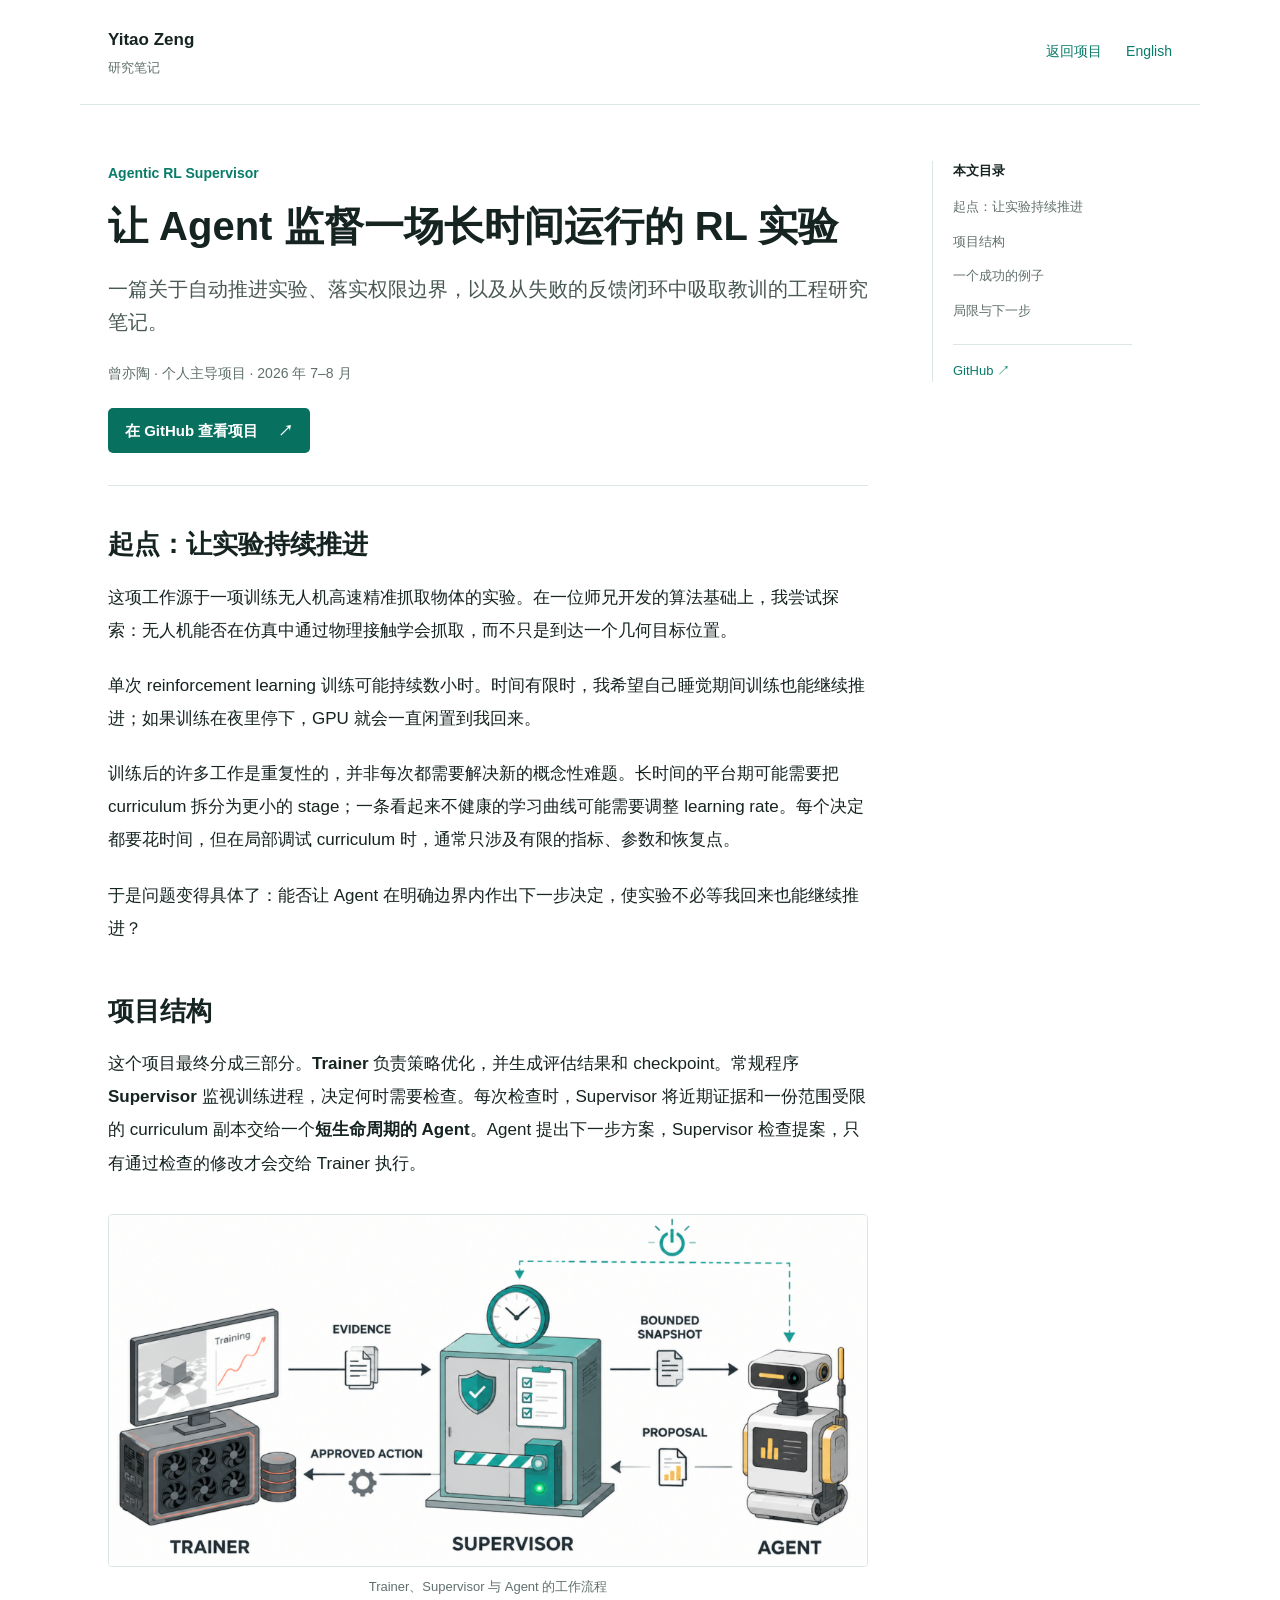
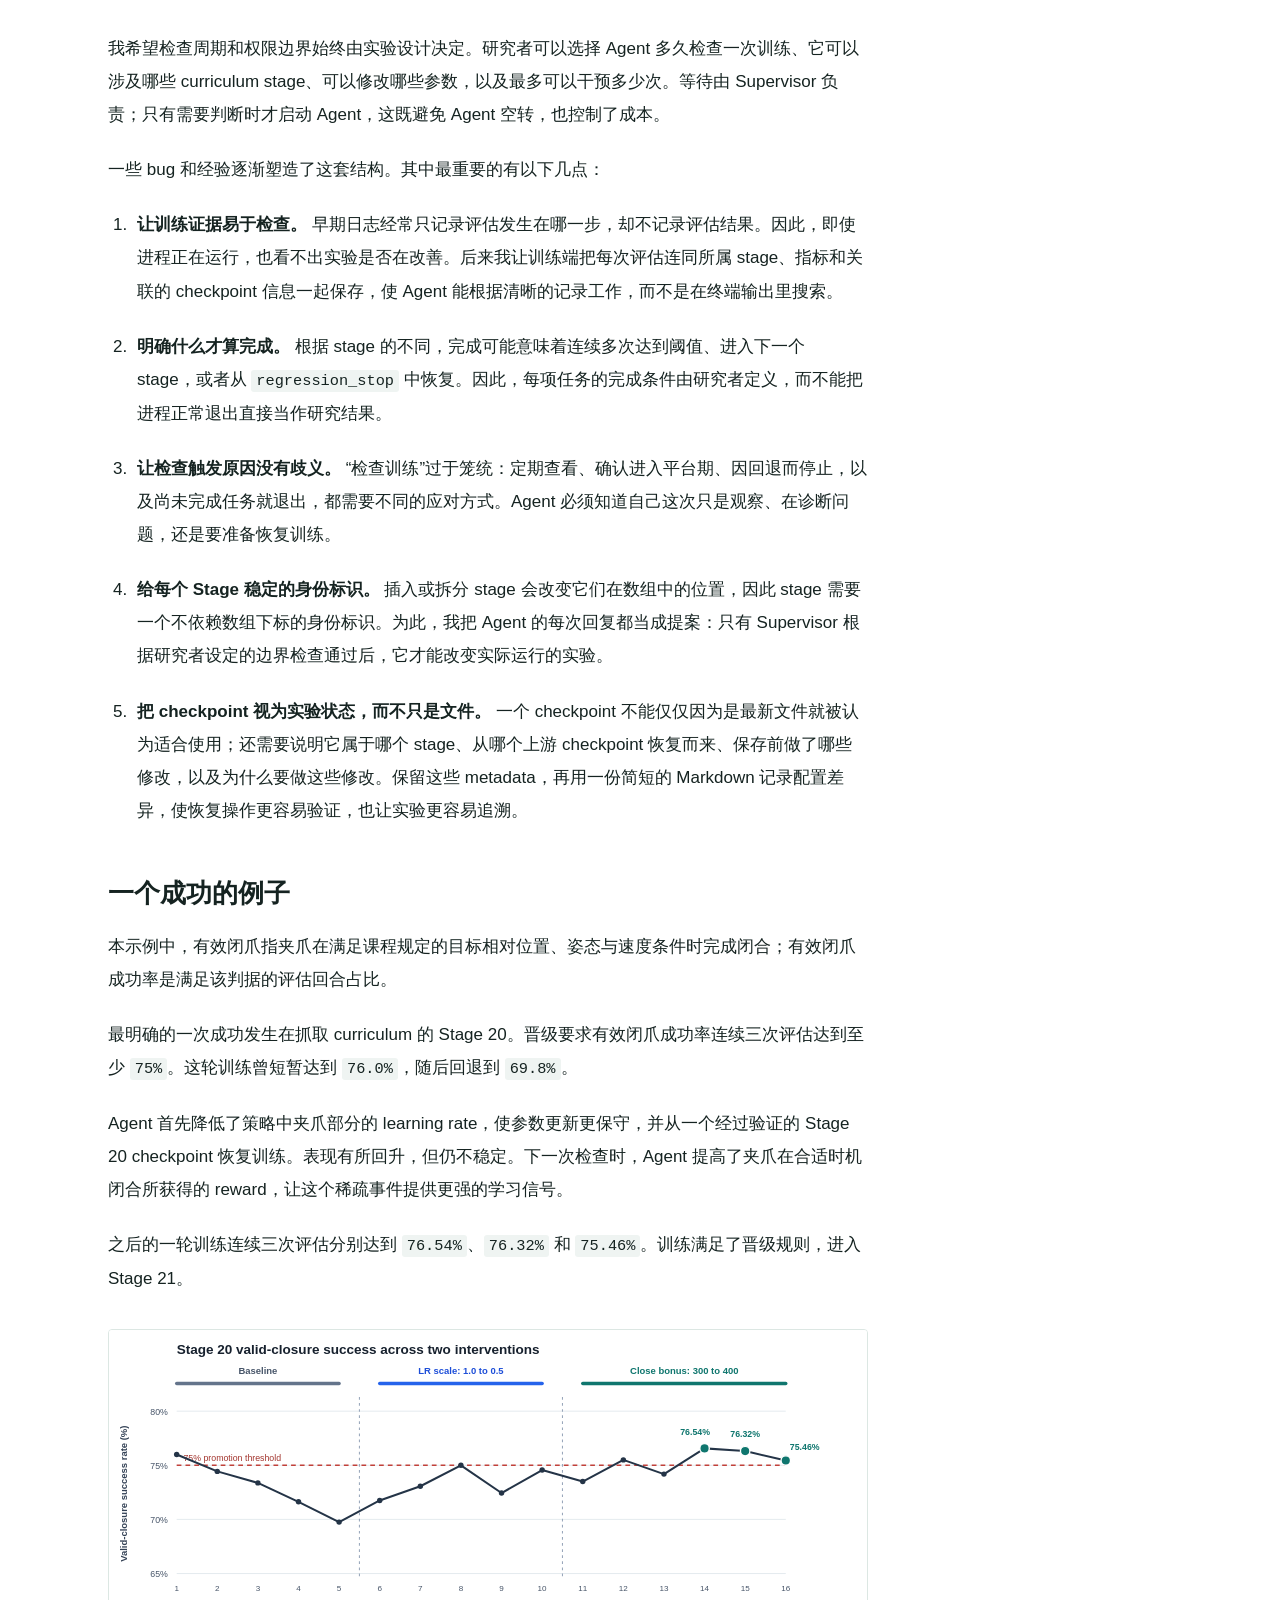
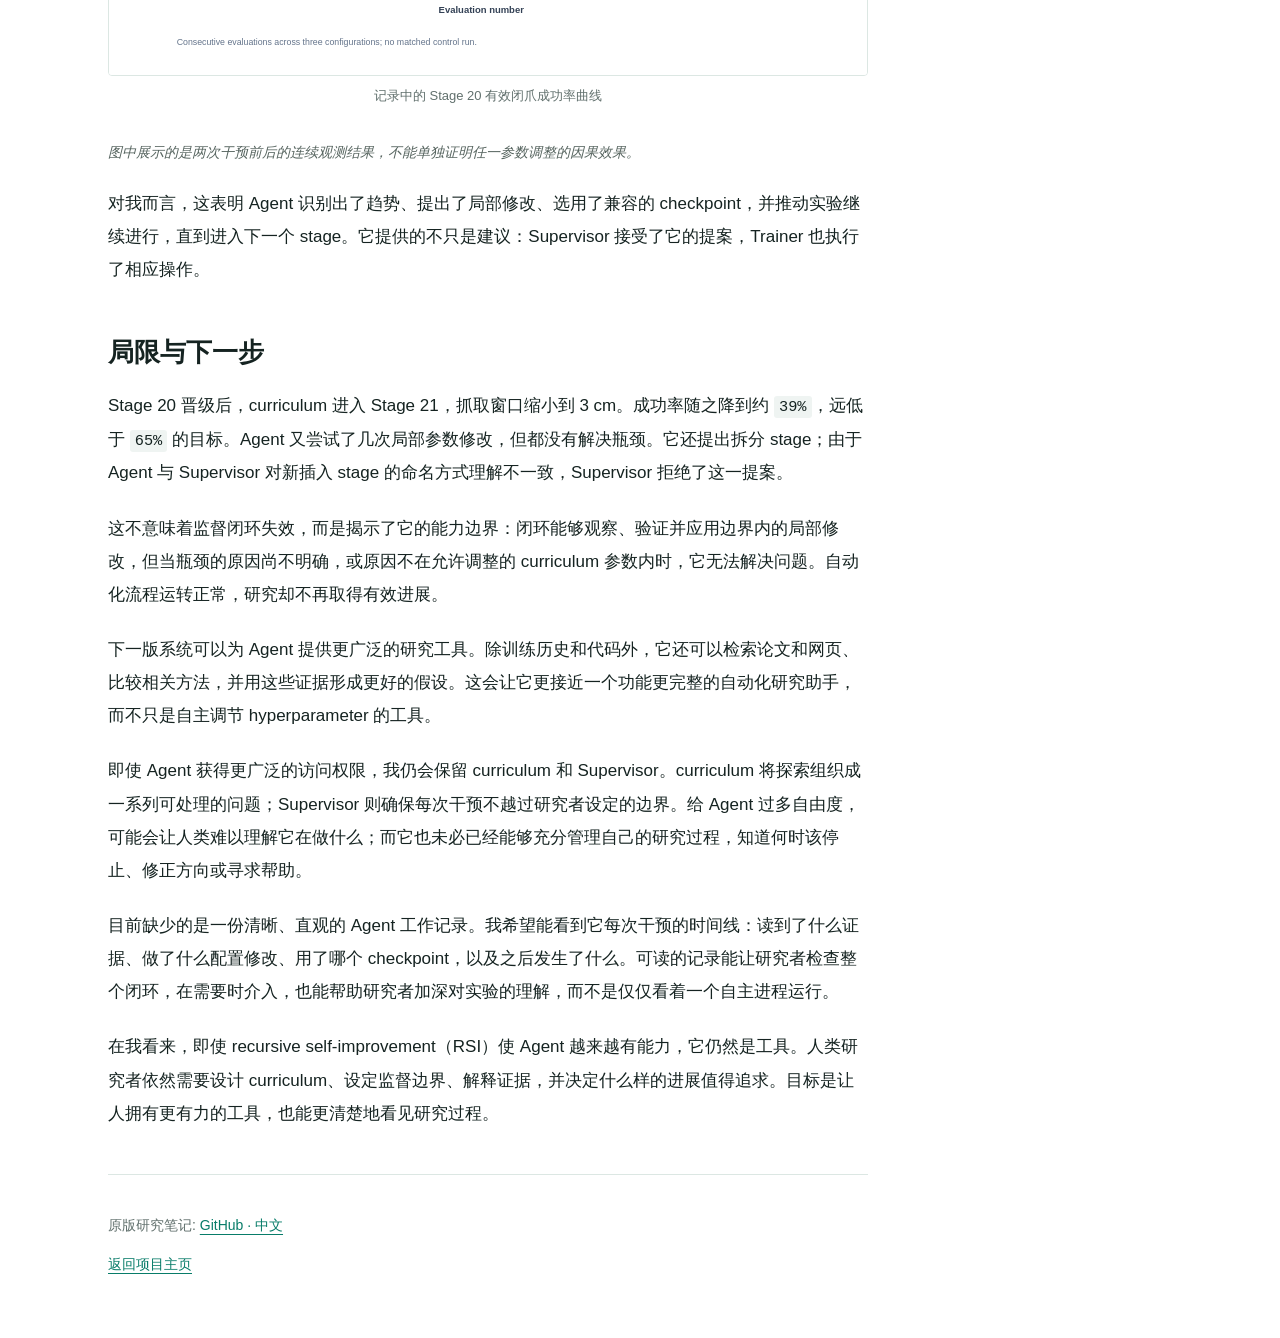
<file: blog/agentic-rl-supervisor.zh.html>
<!DOCTYPE html>
<html lang="zh-CN">
<head>
<meta charset="UTF-8">
<meta name="viewport" content="width=device-width, initial-scale=1">
<title>让 Agent 监督一场长时间运行的 RL 实验 | Yitao Zeng</title>
<meta name="description" content="一篇关于自动推进实验、落实权限边界，以及从失败的反馈闭环中吸取教训的工程研究笔记。">
<meta name="author" content="Yitao Zeng">
<link rel="canonical" href="https://24zen0.github.io/blog/agentic-rl-supervisor.zh.html">
<link rel="alternate" hreflang="en" href="https://24zen0.github.io/blog/agentic-rl-supervisor.html">
<link rel="alternate" hreflang="zh-CN" href="https://24zen0.github.io/blog/agentic-rl-supervisor.zh.html">
<link rel="icon" href="../favicon.svg" type="image/svg+xml">
<link rel="stylesheet" href="blog.css">
</head>
<body>
<a class="skip-link" href="#article">跳至正文</a>
<nav class="topbar" aria-label="主导航">
<a class="wordmark" href="../zh.html">Yitao Zeng<span>研究笔记</span></a>
<div><a href="../zh.html#projects">返回项目</a><a href="agentic-rl-supervisor.html" lang="en" hreflang="en">English</a></div>
</nav>
<div class="reading-layout">
<main id="article">
<header class="article-header">
<p class="eyebrow">Agentic RL Supervisor</p>
<h1>让 Agent 监督一场长时间运行的 RL 实验</h1>
<p class="lead">一篇关于自动推进实验、落实权限边界，以及从失败的反馈闭环中吸取教训的工程研究笔记。</p>
<p class="byline">曾亦陶 · 个人主导项目 · 2026 年 7–8 月</p>
<a class="repo-link" href="https://github.com/24zen0/agentic-rl-supervisor" target="_blank" rel="noopener noreferrer">在 GitHub 查看项目 <span aria-hidden="true">↗</span></a>
</header>
<details class="mobile-toc"><summary>本文目录</summary><ol><li><a href="#section-1">起点：让实验持续推进</a></li><li><a href="#section-2">项目结构</a></li><li><a href="#section-3">一个成功的例子</a></li><li><a href="#section-4">局限与下一步</a></li></ol></details>
<article><h2 id="section-1">起点：让实验持续推进</h2>
<p>这项工作源于一项训练无人机高速精准抓取物体的实验。在一位师兄开发的算法基础上，我尝试探索：无人机能否在仿真中通过物理接触学会抓取，而不只是到达一个几何目标位置。</p>
<p>单次 reinforcement learning 训练可能持续数小时。时间有限时，我希望自己睡觉期间训练也能继续推进；如果训练在夜里停下，GPU 就会一直闲置到我回来。</p>
<p>训练后的许多工作是重复性的，并非每次都需要解决新的概念性难题。长时间的平台期可能需要把 curriculum 拆分为更小的 stage；一条看起来不健康的学习曲线可能需要调整 learning rate。每个决定都要花时间，但在局部调试 curriculum 时，通常只涉及有限的指标、参数和恢复点。</p>
<p>于是问题变得具体了：能否让 Agent 在明确边界内作出下一步决定，使实验不必等我回来也能继续推进？</p>
<h2 id="section-2">项目结构</h2>
<p>这个项目最终分成三部分。<strong>Trainer</strong> 负责策略优化，并生成评估结果和 checkpoint。常规程序 <strong>Supervisor</strong> 监视训练进程，决定何时需要检查。每次检查时，Supervisor 将近期证据和一份范围受限的 curriculum 副本交给一个<strong>短生命周期的 Agent</strong>。Agent 提出下一步方案，Supervisor 检查提案，只有通过检查的修改才会交给 Trainer 执行。</p>
<figure><a class="figure-link" href="assets/workflow.png" target="_blank" rel="noopener"><img src="assets/workflow.png" alt="Trainer、Supervisor 与 Agent 的工作流程" width="2094" height="970" loading="lazy"></a><figcaption>Trainer、Supervisor 与 Agent 的工作流程</figcaption></figure>
<p>我希望检查周期和权限边界始终由实验设计决定。研究者可以选择 Agent 多久检查一次训练、它可以涉及哪些 curriculum stage、可以修改哪些参数，以及最多可以干预多少次。等待由 Supervisor 负责；只有需要判断时才启动 Agent，这既避免 Agent 空转，也控制了成本。</p>
<p>一些 bug 和经验逐渐塑造了这套结构。其中最重要的有以下几点：</p>
<ol>
<li><p><strong>让训练证据易于检查。</strong> 早期日志经常只记录评估发生在哪一步，却不记录评估结果。因此，即使进程正在运行，也看不出实验是否在改善。后来我让训练端把每次评估连同所属 stage、指标和关联的 checkpoint 信息一起保存，使 Agent 能根据清晰的记录工作，而不是在终端输出里搜索。</p>
</li>
<li><p><strong>明确什么才算完成。</strong> 根据 stage 的不同，完成可能意味着连续多次达到阈值、进入下一个 stage，或者从 <code>regression_stop</code> 中恢复。因此，每项任务的完成条件由研究者定义，而不能把进程正常退出直接当作研究结果。</p>
</li>
<li><p><strong>让检查触发原因没有歧义。</strong> “检查训练”过于笼统：定期查看、确认进入平台期、因回退而停止，以及尚未完成任务就退出，都需要不同的应对方式。Agent 必须知道自己这次只是观察、在诊断问题，还是要准备恢复训练。</p>
</li>
<li><p><strong>给每个 Stage 稳定的身份标识。</strong> 插入或拆分 stage 会改变它们在数组中的位置，因此 stage 需要一个不依赖数组下标的身份标识。为此，我把 Agent 的每次回复都当成提案：只有 Supervisor 根据研究者设定的边界检查通过后，它才能改变实际运行的实验。</p>
</li>
<li><p><strong>把 checkpoint 视为实验状态，而不只是文件。</strong> 一个 checkpoint 不能仅仅因为是最新文件就被认为适合使用；还需要说明它属于哪个 stage、从哪个上游 checkpoint 恢复而来、保存前做了哪些修改，以及为什么要做这些修改。保留这些 metadata，再用一份简短的 Markdown 记录配置差异，使恢复操作更容易验证，也让实验更容易追溯。</p>
</li>
</ol>
<h2 id="section-3">一个成功的例子</h2>
<p>本示例中，有效闭爪指夹爪在满足课程规定的目标相对位置、姿态与速度条件时完成闭合；有效闭爪成功率是满足该判据的评估回合占比。</p>
<p>最明确的一次成功发生在抓取 curriculum 的 Stage 20。晋级要求有效闭爪成功率连续三次评估达到至少 <code>75%</code>。这轮训练曾短暂达到 <code>76.0%</code>，随后回退到 <code>69.8%</code>。</p>
<p>Agent 首先降低了策略中夹爪部分的 learning rate，使参数更新更保守，并从一个经过验证的 Stage 20 checkpoint 恢复训练。表现有所回升，但仍不稳定。下一次检查时，Agent 提高了夹爪在合适时机闭合所获得的 reward，让这个稀疏事件提供更强的学习信号。</p>
<p>之后的一轮训练连续三次评估分别达到 <code>76.54%</code>、<code>76.32%</code> 和 <code>75.46%</code>。训练满足了晋级规则，进入 Stage 21。</p>
<figure><a class="figure-link" href="assets/stage20-trace.svg" target="_blank" rel="noopener"><img src="assets/stage20-trace.svg" alt="记录中的 Stage 20 有效闭爪成功率曲线" width="1120" height="510" loading="lazy"></a><figcaption>记录中的 Stage 20 有效闭爪成功率曲线</figcaption></figure>
<p><em>图中展示的是两次干预前后的连续观测结果，不能单独证明任一参数调整的因果效果。</em></p>
<p>对我而言，这表明 Agent 识别出了趋势、提出了局部修改、选用了兼容的 checkpoint，并推动实验继续进行，直到进入下一个 stage。它提供的不只是建议：Supervisor 接受了它的提案，Trainer 也执行了相应操作。</p>
<h2 id="section-4">局限与下一步</h2>
<p>Stage 20 晋级后，curriculum 进入 Stage 21，抓取窗口缩小到 3 cm。成功率随之降到约 <code>39%</code>，远低于 <code>65%</code> 的目标。Agent 又尝试了几次局部参数修改，但都没有解决瓶颈。它还提出拆分 stage；由于 Agent 与 Supervisor 对新插入 stage 的命名方式理解不一致，Supervisor 拒绝了这一提案。</p>
<p>这不意味着监督闭环失效，而是揭示了它的能力边界：闭环能够观察、验证并应用边界内的局部修改，但当瓶颈的原因尚不明确，或原因不在允许调整的 curriculum 参数内时，它无法解决问题。自动化流程运转正常，研究却不再取得有效进展。</p>
<p>下一版系统可以为 Agent 提供更广泛的研究工具。除训练历史和代码外，它还可以检索论文和网页、比较相关方法，并用这些证据形成更好的假设。这会让它更接近一个功能更完整的自动化研究助手，而不只是自主调节 hyperparameter 的工具。</p>
<p>即使 Agent 获得更广泛的访问权限，我仍会保留 curriculum 和 Supervisor。curriculum 将探索组织成一系列可处理的问题；Supervisor 则确保每次干预不越过研究者设定的边界。给 Agent 过多自由度，可能会让人类难以理解它在做什么；而它也未必已经能够充分管理自己的研究过程，知道何时该停止、修正方向或寻求帮助。</p>
<p>目前缺少的是一份清晰、直观的 Agent 工作记录。我希望能看到它每次干预的时间线：读到了什么证据、做了什么配置修改、用了哪个 checkpoint，以及之后发生了什么。可读的记录能让研究者检查整个闭环，在需要时介入，也能帮助研究者加深对实验的理解，而不是仅仅看着一个自主进程运行。</p>
<p>在我看来，即使 recursive self-improvement（RSI）使 Agent 越来越有能力，它仍然是工具。人类研究者依然需要设计 curriculum、设定监督边界、解释证据，并决定什么样的进展值得追求。目标是让人拥有更有力的工具，也能更清楚地看见研究过程。</p>
</article>
<footer class="article-footer">
<p>原版研究笔记: <a href="https://github.com/24zen0/agentic-rl-supervisor/blob/main/docs/blog/autonomous-rl-supervision.zh-CN.md" target="_blank" rel="noopener noreferrer">GitHub · 中文</a></p>
<a href="../zh.html#agentic-rl-supervisor">返回项目主页</a>
</footer>
</main>
<aside class="desktop-toc"><nav aria-label="本文目录"><p>本文目录</p><ol><li><a href="#section-1">起点：让实验持续推进</a></li><li><a href="#section-2">项目结构</a></li><li><a href="#section-3">一个成功的例子</a></li><li><a href="#section-4">局限与下一步</a></li></ol><a class="toc-repo" href="https://github.com/24zen0/agentic-rl-supervisor" target="_blank" rel="noopener noreferrer">GitHub ↗</a></nav></aside>
</div>
</body>
</html>
</file>
<file: blog/blog.css>
:root { color-scheme: light; --ink: #152321; --muted: #61706d; --accent: #087c69; --line: #dce7e3; }
* { box-sizing: border-box; }
html { scroll-behavior: smooth; }
body { margin: 0; background: #fff; color: var(--ink); font-family: Inter, ui-sans-serif, -apple-system, BlinkMacSystemFont, "Segoe UI", sans-serif; font-size: 17px; line-height: 1.8; letter-spacing: 0; }
a { color: var(--accent); text-underline-offset: 4px; overflow-wrap: anywhere; }
a:hover { color: #064f45; }
a:focus-visible, summary:focus-visible { outline: 3px solid #b66b26; outline-offset: 5px; }
.topbar { max-width: 1120px; margin: auto; padding: 25px 28px; display: flex; align-items: center; justify-content: space-between; gap: 24px; border-bottom: 1px solid var(--line); }
.topbar a { text-decoration: none; }
.wordmark { font-weight: 700; color: var(--ink); }
.wordmark span { display: block; font-size: 13px; font-weight: 400; color: var(--muted); }
.topbar > div { display: flex; gap: 24px; font-size: 14px; }
.reading-layout { display: grid; grid-template-columns: minmax(0, 760px) 200px; gap: 64px; max-width: 1120px; margin: auto; padding: 56px 28px 64px; }
main { min-width: 0; }
.article-header { border-bottom: 1px solid var(--line); padding-bottom: 32px; margin-bottom: 40px; }
.eyebrow { color: var(--accent); font-size: 14px; font-weight: 700; margin: 0 0 16px; }
h1 { font-size: 40px; line-height: 1.22; font-weight: 700; margin: 0 0 22px; text-wrap: balance; overflow-wrap: anywhere; }
.lead { font-size: 20px; line-height: 1.65; color: #485854; margin: 0 0 22px; }
.byline { color: var(--muted); font-size: 14px; margin: 0 0 22px; }
.repo-link { display: inline-flex; align-items: center; gap: 20px; padding: 9px 17px; border-radius: 5px; background: #08705f; color: white; text-decoration: none; font-size: 15px; font-weight: 600; }
.repo-link:hover { background: #07594d; color: white; }
article p { margin: 0 0 22px; }
h2 { font-size: 26px; line-height: 1.4; margin: 48px 0 18px; scroll-margin-top: 25px; text-wrap: balance; }
article > h2:first-child { margin-top: 0; }
article li { padding-left: 5px; margin-bottom: 22px; }
article ol { padding-left: 24px; }
article strong { font-weight: 650; }
code { font-size: 0.9em; padding: 2px 5px; border-radius: 3px; background: #eff4f2; overflow-wrap: anywhere; }
figure { margin: 34px 0; }
.figure-link { display: block; }
figure img { display: block; width: 100%; height: auto; border: 1px solid var(--line); border-radius: 4px; }
figcaption { color: var(--muted); font-size: 13px; line-height: 1.6; margin-top: 10px; text-align: center; }
figure + p:has(> em:only-child) { font-size: 14px; color: #56645f; line-height: 1.7; }
.desktop-toc { min-width: 0; }
.desktop-toc nav { position: sticky; top: 32px; border-left: 1px solid var(--line); padding-left: 20px; font-size: 13px; line-height: 1.6; }
.desktop-toc p { font-weight: 700; margin: 0 0 15px; }
.desktop-toc ol, .mobile-toc ol { list-style: none; padding: 0; margin: 0; }
.desktop-toc li { margin-bottom: 14px; }
.desktop-toc a { text-decoration: none; color: var(--muted); }
.desktop-toc a:hover { color: var(--accent); text-decoration: underline; }
.desktop-toc .toc-repo { display: block; color: var(--accent); border-top: 1px solid var(--line); padding-top: 16px; margin-top: 22px; }
.mobile-toc { display: none; }
.article-footer { border-top: 1px solid var(--line); margin-top: 44px; padding-top: 24px; color: var(--muted); font-size: 14px; }
.skip-link { position: absolute; top: -100px; left: 20px; background: white; padding: 10px; z-index: 2; }
.skip-link:focus { top: 10px; }
html[lang="zh-CN"] article { line-height: 1.95; }
@media (max-width: 1000px) {
  .reading-layout { display: block; max-width: 816px; padding-top: 36px; }
  .desktop-toc { display: none; }
  .mobile-toc { display: block; border-bottom: 1px solid var(--line); margin: -16px 0 32px; padding-bottom: 16px; font-size: 14px; }
  summary { cursor: pointer; color: var(--accent); font-weight: 600; }
  .mobile-toc li { margin: 10px 0; }
}
@media (max-width: 600px) {
  body { font-size: 16px; }
  .topbar { padding: 18px 20px; gap: 16px; }
  .topbar > div { gap: 16px; }
  .reading-layout { padding: 30px 20px 44px; }
  h1 { font-size: 30px; }
  h2 { font-size: 23px; }
  .lead { font-size: 18px; }
  .byline { font-size: 13px; }
  .article-header { margin-bottom: 36px; }
}
@media (prefers-reduced-motion: reduce) { html { scroll-behavior: auto; } }
</file>
